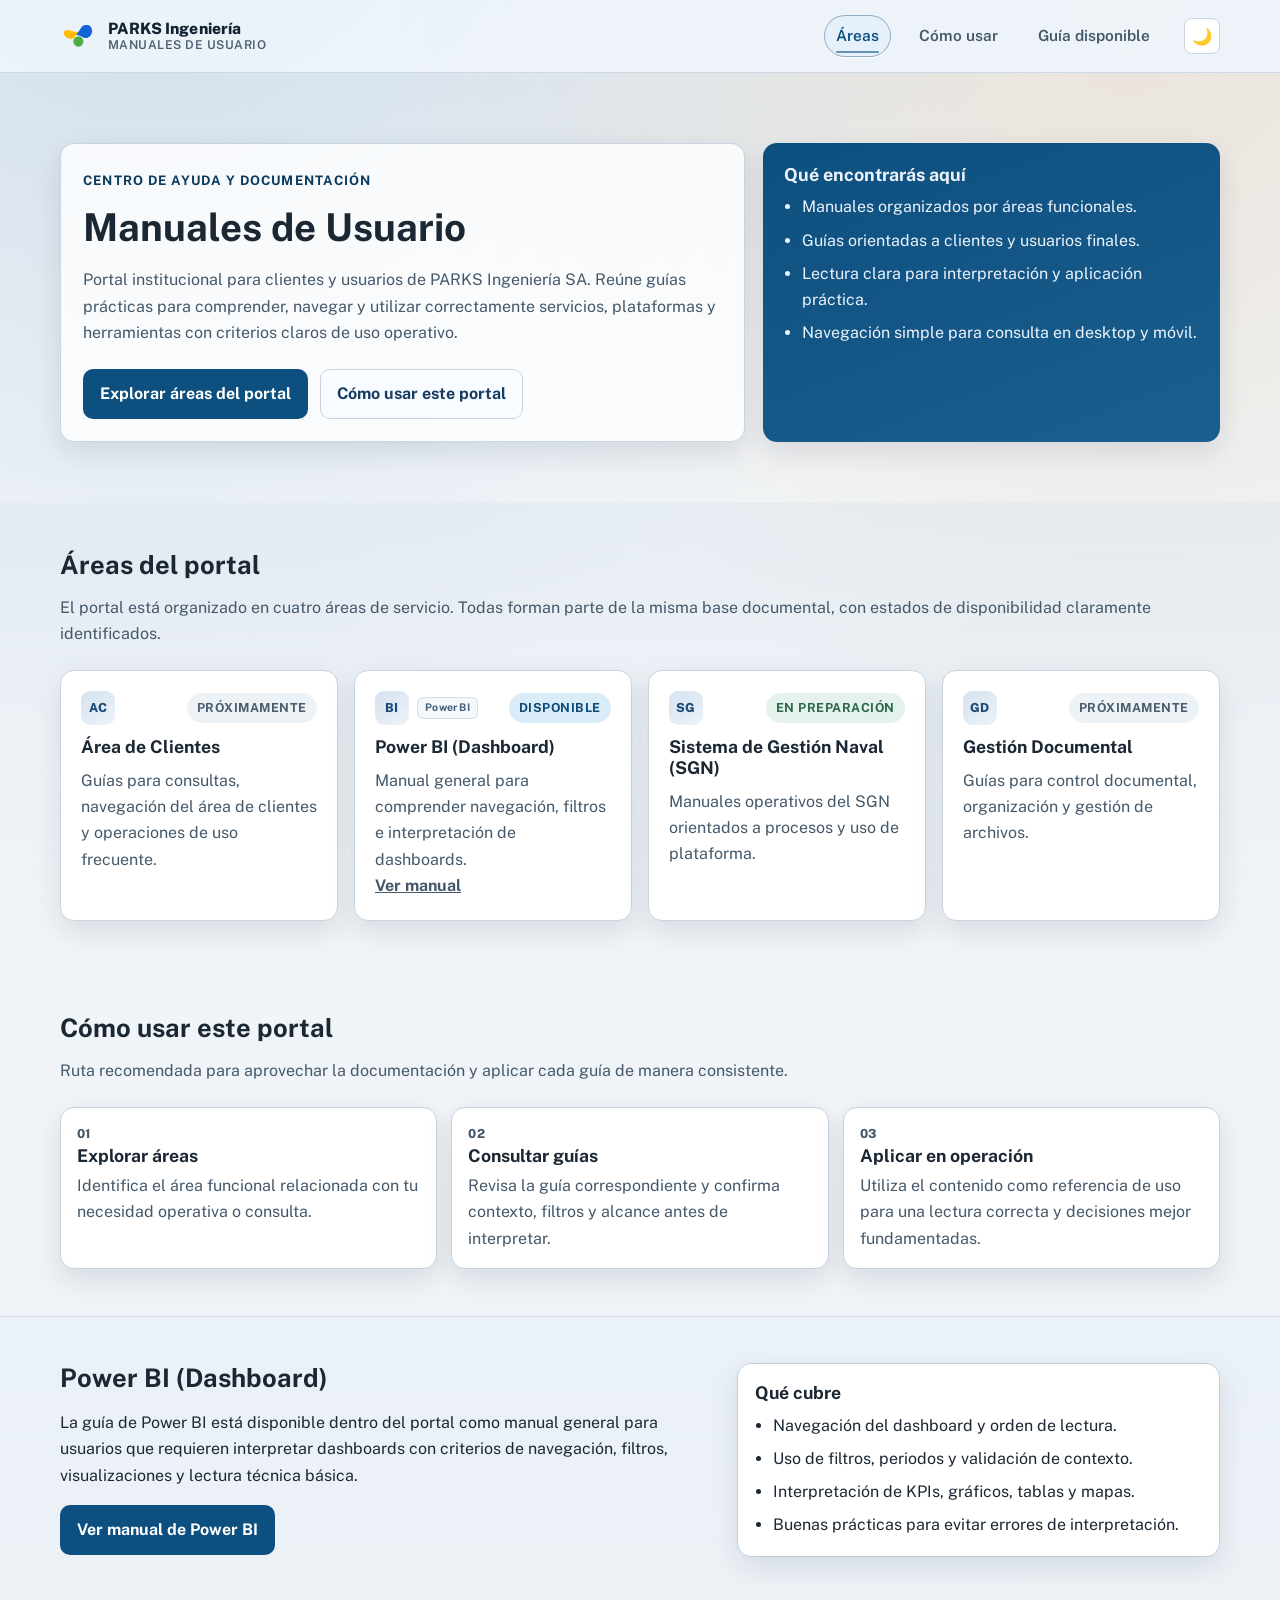
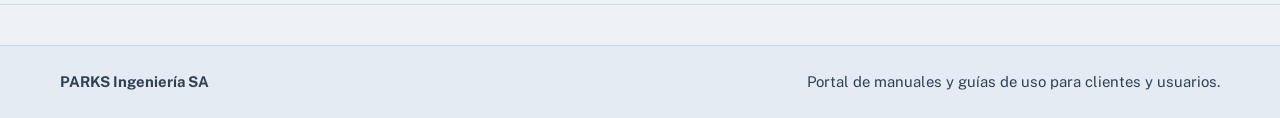
<file: index.html>
<!doctype html>
<html lang="es">
<head>
  <meta charset="utf-8">
  <meta name="viewport" content="width=device-width, initial-scale=1">
  <title>PARKS Ingeniería | Manuales de Usuario</title>
  <meta name="description" content="Portal de manuales y guías de uso de PARKS Ingeniería SA para clientes y usuarios.">
  <script>
    (function () {
      try {
        var key = "parks-theme";
        var saved = localStorage.getItem(key);
        var theme = (saved === "dark" || saved === "light") ? saved : "light";
        document.documentElement.setAttribute("data-theme", theme);
      } catch (_error) {}
    })();
  </script>
  <link rel="icon" type="image/png" href="assets/branding/logo-parks.png">
  <link rel="apple-touch-icon" href="assets/branding/logo-parks.png">
  <link rel="preconnect" href="https://fonts.googleapis.com">
  <link rel="preconnect" href="https://fonts.gstatic.com" crossorigin>
  <link href="https://fonts.googleapis.com/css2?family=Public+Sans:wght@400;500;600;700;800&display=swap" rel="stylesheet">
  <link rel="stylesheet" href="styles.css">
</head>
<body>
  <a class="skip-link" href="#contenido">Saltar al contenido principal</a>

  <header class="site-header" id="inicio">
    <div class="container header-inner">
      <a class="brand" href="index.html" aria-label="Ir al inicio del portal">
        <span class="brand-visual" aria-hidden="true">
          <span class="brand-mark">PK</span>
          <img class="brand-logo" src="assets/branding/logo-parks.png" alt="" loading="eager" onload="this.style.display='block'; this.previousElementSibling.style.display='none';" onerror="this.style.display='none'; this.previousElementSibling.style.display='inline-grid';">
        </span>
        <span class="brand-text">
          <span class="brand-title">PARKS Ingeniería</span>
          <span class="brand-subtitle">Manuales de Usuario</span>
        </span>
      </a>
      <button class="menu-toggle" type="button" aria-expanded="false" aria-controls="main-nav" data-menu-toggle>
        Menú
      </button>
      <nav class="main-nav" id="main-nav" aria-label="Navegación principal" data-main-nav>
        <a href="#areas">Áreas</a>
        <a href="#uso-portal">Cómo usar</a>
        <a href="#guia-disponible">Guía disponible</a>
      </nav>
      <button class="theme-toggle" type="button" aria-pressed="false" data-theme-toggle aria-label="Activar modo oscuro" title="Cambiar tema">
        🌙
      </button>
    </div>
  </header>

  <main id="contenido">
    <section class="hero hero-institutional">
      <div class="container hero-layout">
        <div class="hero-main">
          <p class="eyebrow">Centro de ayuda y documentación</p>
          <h1>Manuales de Usuario</h1>
          <p class="hero-text">
            Portal institucional para clientes y usuarios de PARKS Ingeniería SA. Reúne guías prácticas para comprender,
            navegar y utilizar correctamente servicios, plataformas y herramientas con criterios claros de uso operativo.
          </p>
          <div class="hero-actions">
            <a class="btn btn-primary" href="#areas">Explorar áreas del portal</a>
            <a class="btn btn-ghost" href="#uso-portal">Cómo usar este portal</a>
          </div>
        </div>
        <aside class="hero-panel" aria-label="Qué encontrarás aquí">
          <h2>Qué encontrarás aquí</h2>
          <ul class="bullet-list">
            <li>Manuales organizados por áreas funcionales.</li>
            <li>Guías orientadas a clientes y usuarios finales.</li>
            <li>Lectura clara para interpretación y aplicación práctica.</li>
            <li>Navegación simple para consulta en desktop y móvil.</li>
          </ul>
        </aside>
      </div>
    </section>

    <section class="section section-alt" id="areas">
      <div class="container">
        <div class="section-heading">
          <h2>Áreas del portal</h2>
          <p>
            El portal está organizado en cuatro áreas de servicio. Todas forman parte de la misma base documental,
            con estados de disponibilidad claramente identificados.
          </p>
        </div>

        <div class="card-grid">
          <article class="feature-card" aria-labelledby="area-clientes">
            <div class="card-top">
              <span class="area-symbol" aria-hidden="true">AC</span>
              <span class="card-status status-soon">Próximamente</span>
            </div>
            <h3 id="area-clientes">Área de Clientes</h3>
            <p>
              Guías para consultas, navegación del área de clientes y operaciones de uso frecuente.
            </p>
          </article>

          <article class="feature-card feature-card--interactive" aria-labelledby="area-powerbi">
            <div class="card-top">
              <div class="card-top-brand">
                <span class="area-symbol" aria-hidden="true">BI</span>
                <span class="powerbi-card-logo-shell">
                  <img class="powerbi-card-logo" src="assets/branding/logo-power-bi.png" alt="Logo de Power BI" loading="lazy" onload="this.style.display='block'; this.nextElementSibling.style.display='none';" onerror="this.style.display='none'; this.nextElementSibling.style.display='inline-grid';">
                  <span class="powerbi-card-logo-fallback" aria-hidden="true">Power BI</span>
                </span>
              </div>
              <span class="card-status status-available">Disponible</span>
            </div>
            <h3 id="area-powerbi">Power BI (Dashboard)</h3>
            <p>
              Manual general para comprender navegación, filtros e interpretación de dashboards.
            </p>
            <p class="card-link card-link--label" aria-hidden="true">Ver manual</p>
            <a class="feature-card-overlay-link" href="power-bi.html" aria-label="Abrir manual de Power BI"></a>
          </article>

          <article class="feature-card" aria-labelledby="area-sgn">
            <div class="card-top">
              <span class="area-symbol" aria-hidden="true">SG</span>
              <span class="card-status status-prep">En preparación</span>
            </div>
            <h3 id="area-sgn">Sistema de Gestión Naval (SGN)</h3>
            <p>
              Manuales operativos del SGN orientados a procesos y uso de plataforma.
            </p>
          </article>

          <article class="feature-card" aria-labelledby="area-documental">
            <div class="card-top">
              <span class="area-symbol" aria-hidden="true">GD</span>
              <span class="card-status status-soon">Próximamente</span>
            </div>
            <h3 id="area-documental">Gestión Documental</h3>
            <p>
              Guías para control documental, organización y gestión de archivos.
            </p>
          </article>
        </div>
      </div>
    </section>

    <section class="section" id="uso-portal">
      <div class="container">
        <div class="section-heading">
          <h2>Cómo usar este portal</h2>
          <p>
            Ruta recomendada para aprovechar la documentación y aplicar cada guía de manera consistente.
          </p>
        </div>

        <div class="usage-grid">
          <article class="usage-card">
            <p class="usage-step">01</p>
            <h3>Explorar áreas</h3>
            <p>Identifica el área funcional relacionada con tu necesidad operativa o consulta.</p>
          </article>
          <article class="usage-card">
            <p class="usage-step">02</p>
            <h3>Consultar guías</h3>
            <p>Revisa la guía correspondiente y confirma contexto, filtros y alcance antes de interpretar.</p>
          </article>
          <article class="usage-card">
            <p class="usage-step">03</p>
            <h3>Aplicar en operación</h3>
            <p>Utiliza el contenido como referencia de uso para una lectura correcta y decisiones mejor fundamentadas.</p>
          </article>
        </div>
      </div>
    </section>

    <section class="section section-soft" id="guia-disponible">
      <div class="container guide-layout">
        <div>
          <h2>Power BI (Dashboard)</h2>
          <p>
            La guía de Power BI está disponible dentro del portal como manual general para usuarios que requieren
            interpretar dashboards con criterios de navegación, filtros, visualizaciones y lectura técnica básica.
          </p>
          <a class="btn btn-primary" href="power-bi.html">Ver manual de Power BI</a>
        </div>
        <aside class="guide-panel" aria-label="Cobertura de la guía Power BI">
          <h3>Qué cubre</h3>
          <ul class="guide-list">
            <li>Navegación del dashboard y orden de lectura.</li>
            <li>Uso de filtros, periodos y validación de contexto.</li>
            <li>Interpretación de KPIs, gráficos, tablas y mapas.</li>
            <li>Buenas prácticas para evitar errores de interpretación.</li>
          </ul>
        </aside>
      </div>
    </section>
  </main>

  <footer class="site-footer">
    <div class="container footer-inner">
      <p>PARKS Ingeniería SA</p>
      <p>Portal de manuales y guías de uso para clientes y usuarios.</p>
    </div>
  </footer>

  <button class="back-to-top" type="button" aria-label="Volver arriba" data-back-top>
    ↑
  </button>

  <script src="app.js"></script>
</body>
</html>
</file>
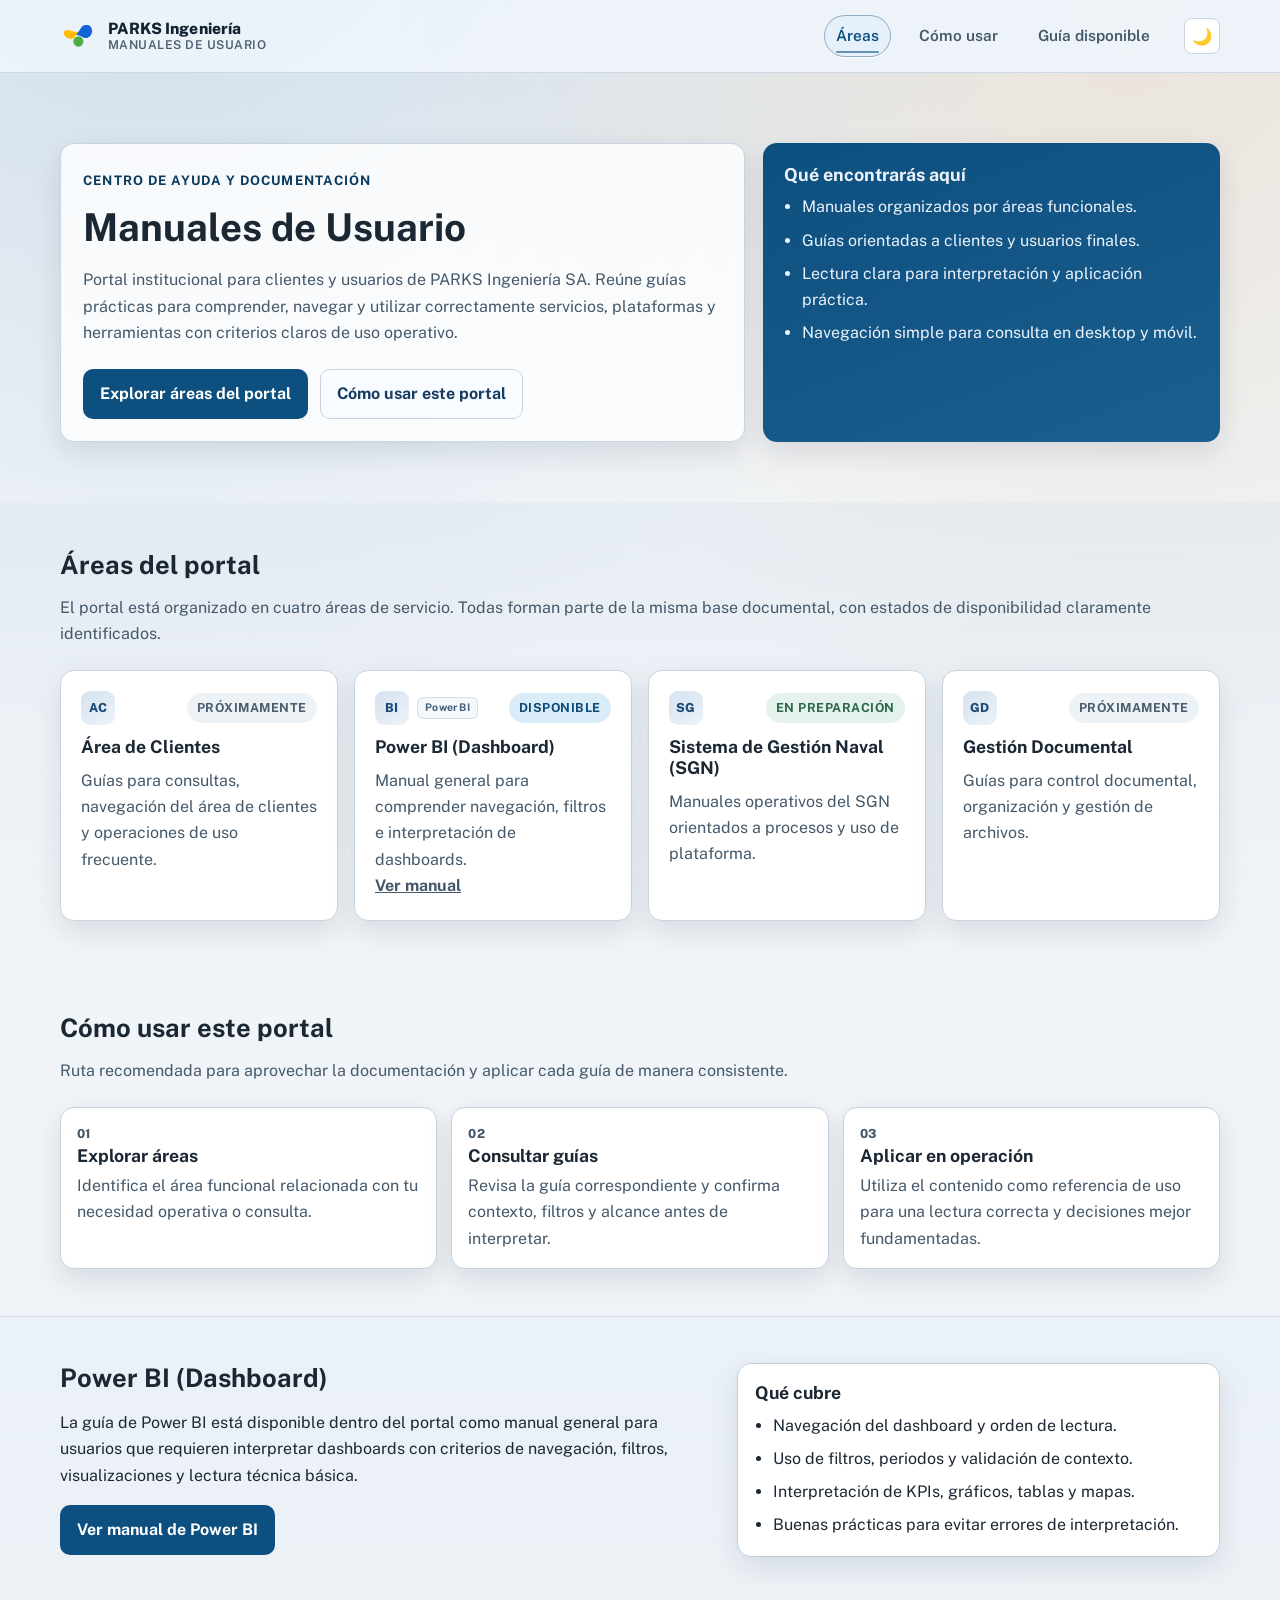
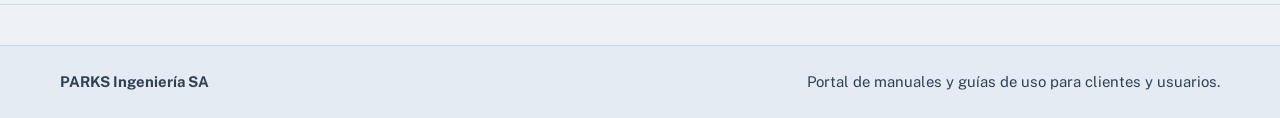
<file: experimental/index.html>
<!doctype html>
<html lang="es">
<head>
  <meta charset="utf-8">
  <meta name="viewport" content="width=device-width, initial-scale=1">
  <title>PARKS Ingeniería | Manuales de Usuario</title>
  <meta name="description" content="Portal de manuales y guías de uso de PARKS Ingeniería SA para clientes y usuarios.">
  <script>
    (function () {
      try {
        var key = "parks-theme";
        var saved = localStorage.getItem(key);
        var systemDark = window.matchMedia && window.matchMedia("(prefers-color-scheme: dark)").matches;
        var theme = saved || (systemDark ? "dark" : "light");
        document.documentElement.setAttribute("data-theme", theme);
      } catch (_error) {}
    })();
  </script>
  <link rel="icon" type="image/png" href="../assets/branding/logo-parks.png">
  <link rel="apple-touch-icon" href="../assets/branding/logo-parks.png">
  <link rel="preconnect" href="https://fonts.googleapis.com">
  <link rel="preconnect" href="https://fonts.gstatic.com" crossorigin>
  <link href="https://fonts.googleapis.com/css2?family=Public+Sans:wght@400;500;600;700;800&display=swap" rel="stylesheet">
  <link rel="stylesheet" href="styles.css">
</head>
<body>
  <a class="skip-link" href="#contenido">Saltar al contenido principal</a>

  <header class="site-header" id="inicio">
    <div class="container header-inner">
      <a class="brand" href="index.html" aria-label="Ir al inicio del portal">
        <span class="brand-visual" aria-hidden="true">
          <span class="brand-mark">PK</span>
          <img class="brand-logo" src="../assets/branding/logo-parks.png" alt="" loading="eager" onload="this.style.display='block'; this.previousElementSibling.style.display='none';" onerror="this.style.display='none'; this.previousElementSibling.style.display='inline-grid';">
        </span>
        <span class="brand-text">
          <span class="brand-title">PARKS Ingeniería</span>
          <span class="brand-subtitle">Manuales de Usuario</span>
        </span>
      </a>
      <button class="menu-toggle" type="button" aria-expanded="false" aria-controls="main-nav" data-menu-toggle>
        Menú
      </button>
      <nav class="main-nav" id="main-nav" aria-label="Navegación principal" data-main-nav>
        <a href="#areas">Áreas</a>
        <a href="#uso-portal">Cómo usar</a>
        <a href="#guia-disponible">Guía disponible</a>
      </nav>
      <button class="theme-toggle" type="button" aria-pressed="false" data-theme-toggle aria-label="Activar modo oscuro" title="Cambiar tema">
        🌙
      </button>
    </div>
  </header>

  <main id="contenido">
    <section class="hero hero-institutional">
      <div class="container hero-layout">
        <div class="hero-main">
          <p class="eyebrow">Centro de ayuda y documentación</p>
          <h1>Manuales de Usuario</h1>
          <p class="hero-text">
            Portal institucional para clientes y usuarios de PARKS Ingeniería SA. Reúne guías prácticas para comprender,
            navegar y utilizar correctamente servicios, plataformas y herramientas con criterios claros de uso operativo.
          </p>
          <div class="hero-actions">
            <a class="btn btn-primary" href="#areas">Explorar áreas del portal</a>
            <a class="btn btn-ghost" href="#uso-portal">Cómo usar este portal</a>
          </div>
        </div>
        <aside class="hero-panel" aria-label="Qué encontrarás aquí">
          <h2>Qué encontrarás aquí</h2>
          <ul class="bullet-list">
            <li>Manuales organizados por áreas funcionales.</li>
            <li>Guías orientadas a clientes y usuarios finales.</li>
            <li>Lectura clara para interpretación y aplicación práctica.</li>
            <li>Navegación simple para consulta en desktop y móvil.</li>
          </ul>
        </aside>
      </div>
    </section>

    <section class="section section-alt" id="areas">
      <div class="container">
        <div class="section-heading">
          <h2>Áreas del portal</h2>
          <p>
            El portal está organizado en cuatro áreas de servicio. Todas forman parte de la misma base documental,
            con estados de disponibilidad claramente identificados.
          </p>
        </div>

        <div class="card-grid">
          <article class="feature-card" aria-labelledby="area-clientes">
            <div class="card-top">
              <span class="area-symbol" aria-hidden="true">AC</span>
              <span class="card-status status-soon">Próximamente</span>
            </div>
            <h3 id="area-clientes">Área de Clientes</h3>
            <p>
              Guías para consultas, navegación del área de clientes y operaciones de uso frecuente.
            </p>
          </article>

          <article class="feature-card feature-card--interactive" aria-labelledby="area-powerbi">
            <div class="card-top">
              <div class="card-top-brand">
                <span class="area-symbol" aria-hidden="true">BI</span>
                <span class="powerbi-card-logo-shell">
                  <img class="powerbi-card-logo" src="../assets/branding/logo-power-bi.png" alt="Logo de Power BI" loading="lazy" onload="this.style.display='block'; this.nextElementSibling.style.display='none';" onerror="this.style.display='none'; this.nextElementSibling.style.display='inline-grid';">
                  <span class="powerbi-card-logo-fallback" aria-hidden="true">Power BI</span>
                </span>
              </div>
              <span class="card-status status-available">Disponible</span>
            </div>
            <h3 id="area-powerbi">Power BI (Dashboard)</h3>
            <p>
              Manual general para comprender navegación, filtros e interpretación de dashboards.
            </p>
            <p class="card-link card-link--label" aria-hidden="true">Ver manual</p>
            <a class="feature-card-overlay-link" href="power-bi.html" aria-label="Abrir manual de Power BI"></a>
          </article>

          <article class="feature-card" aria-labelledby="area-sgn">
            <div class="card-top">
              <span class="area-symbol" aria-hidden="true">SG</span>
              <span class="card-status status-prep">En preparación</span>
            </div>
            <h3 id="area-sgn">Sistema de Gestión Naval (SGN)</h3>
            <p>
              Manuales operativos del SGN orientados a procesos y uso de plataforma.
            </p>
          </article>

          <article class="feature-card" aria-labelledby="area-documental">
            <div class="card-top">
              <span class="area-symbol" aria-hidden="true">GD</span>
              <span class="card-status status-soon">Próximamente</span>
            </div>
            <h3 id="area-documental">Gestión Documental</h3>
            <p>
              Guías para control documental, organización y gestión de archivos.
            </p>
          </article>
        </div>
      </div>
    </section>

    <section class="section" id="uso-portal">
      <div class="container">
        <div class="section-heading">
          <h2>Cómo usar este portal</h2>
          <p>
            Ruta recomendada para aprovechar la documentación y aplicar cada guía de manera consistente.
          </p>
        </div>

        <div class="usage-grid">
          <article class="usage-card">
            <p class="usage-step">01</p>
            <h3>Explorar áreas</h3>
            <p>Identifica el área funcional relacionada con tu necesidad operativa o consulta.</p>
          </article>
          <article class="usage-card">
            <p class="usage-step">02</p>
            <h3>Consultar guías</h3>
            <p>Revisa la guía correspondiente y confirma contexto, filtros y alcance antes de interpretar.</p>
          </article>
          <article class="usage-card">
            <p class="usage-step">03</p>
            <h3>Aplicar en operación</h3>
            <p>Utiliza el contenido como referencia de uso para una lectura correcta y decisiones mejor fundamentadas.</p>
          </article>
        </div>
      </div>
    </section>

    <section class="section section-soft" id="guia-disponible">
      <div class="container guide-layout">
        <div>
          <h2>Power BI (Dashboard)</h2>
          <p>
            La guía de Power BI está disponible dentro del portal como manual general para usuarios que requieren
            interpretar dashboards con criterios de navegación, filtros, visualizaciones y lectura técnica básica.
          </p>
          <a class="btn btn-primary" href="power-bi.html">Ver manual de Power BI</a>
        </div>
        <aside class="guide-panel" aria-label="Cobertura de la guía Power BI">
          <h3>Qué cubre</h3>
          <ul class="guide-list">
            <li>Navegación del dashboard y orden de lectura.</li>
            <li>Uso de filtros, periodos y validación de contexto.</li>
            <li>Interpretación de KPIs, gráficos, tablas y mapas.</li>
            <li>Buenas prácticas para evitar errores de interpretación.</li>
          </ul>
        </aside>
      </div>
    </section>
  </main>

  <footer class="site-footer">
    <div class="container footer-inner">
      <p>PARKS Ingeniería SA</p>
      <p>Portal de manuales y guías de uso para clientes y usuarios.</p>
    </div>
  </footer>

  <button class="back-to-top" type="button" aria-label="Volver arriba" data-back-top>
    ↑
  </button>

  <script src="app.js"></script>
</body>
</html>
</file>
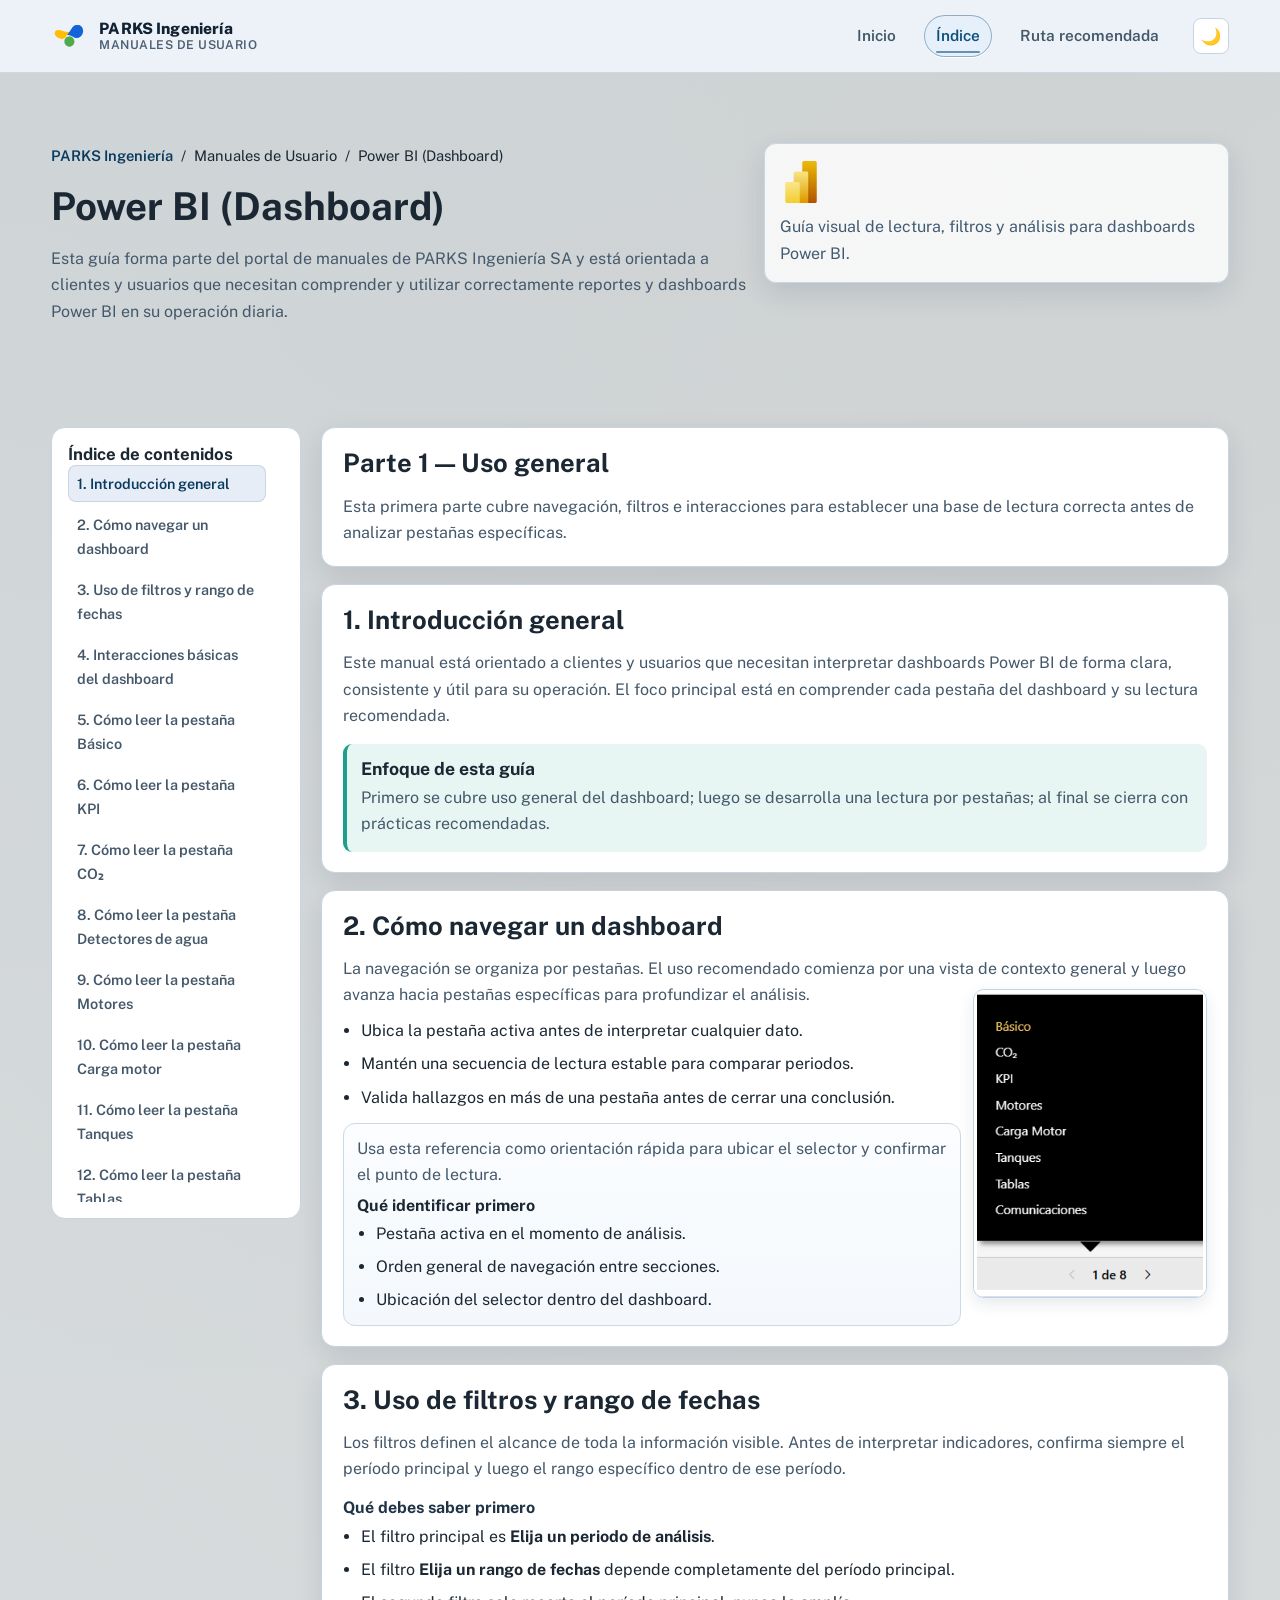
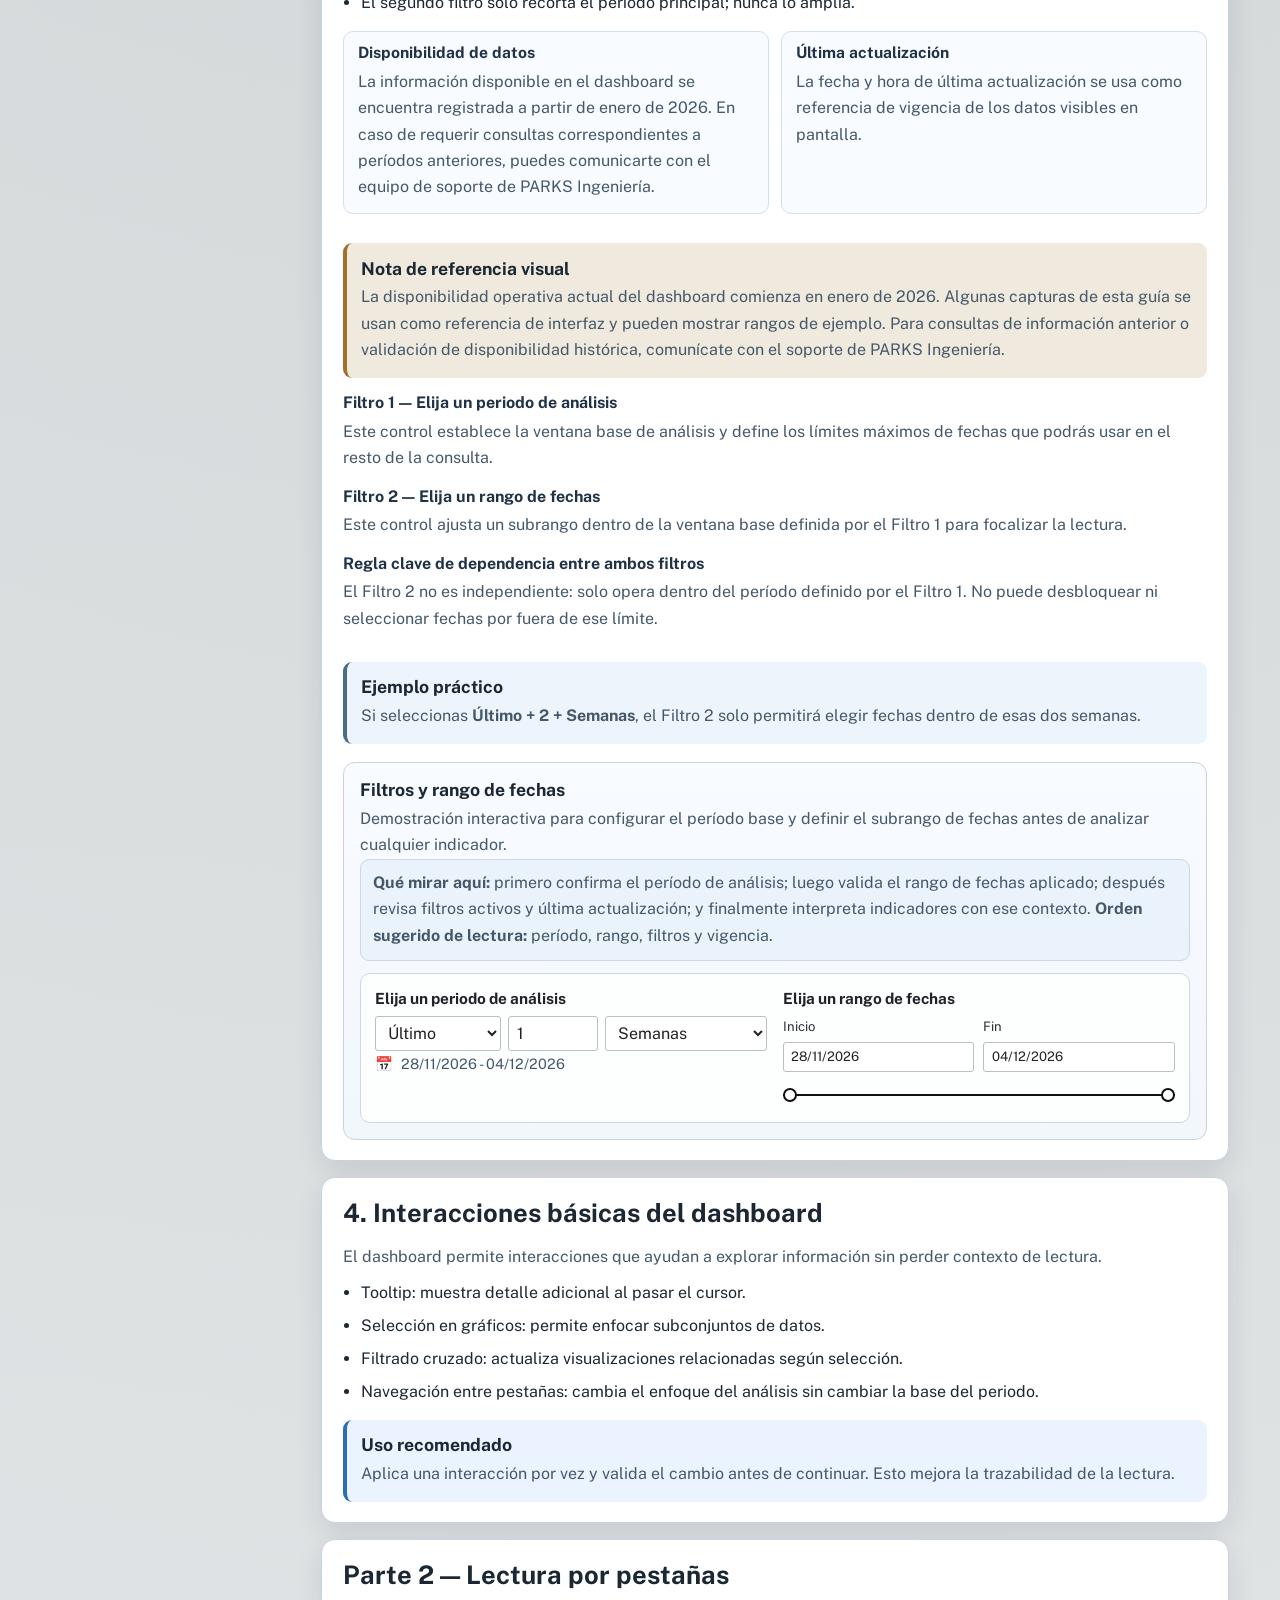
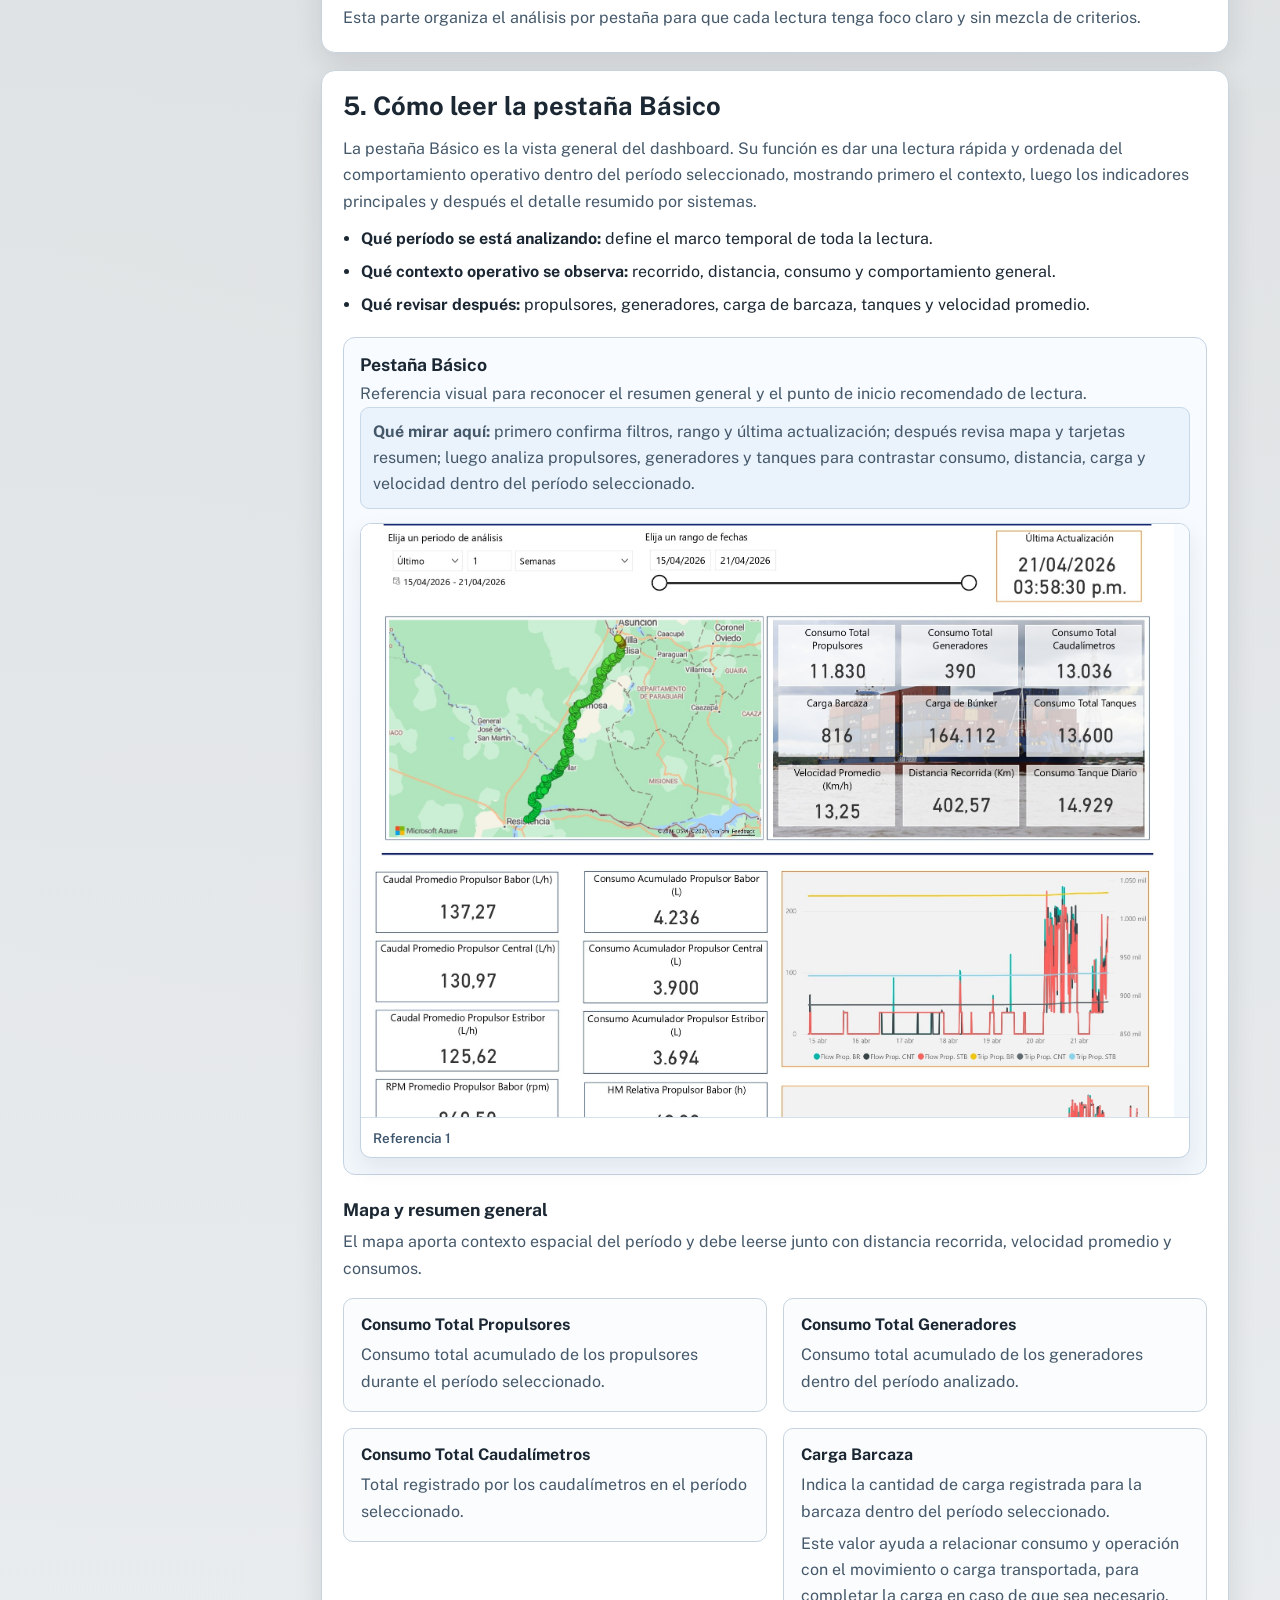
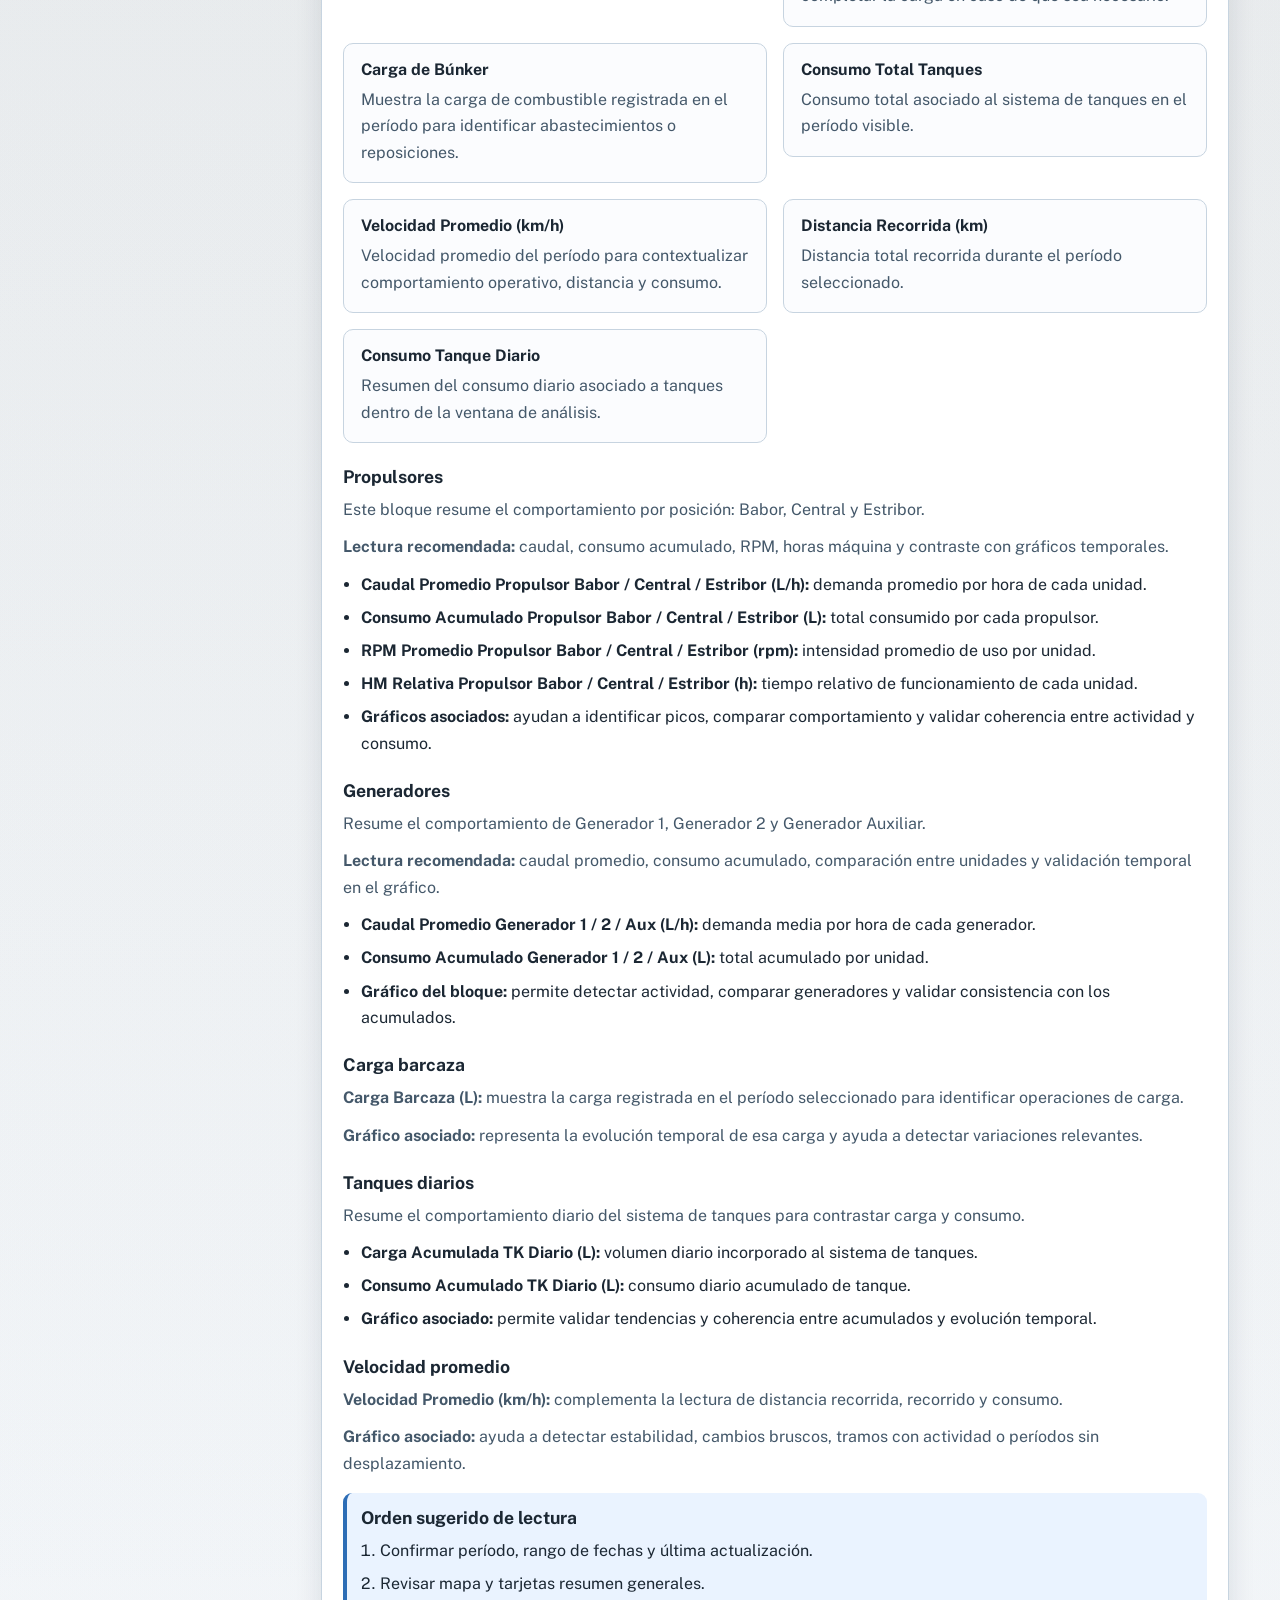
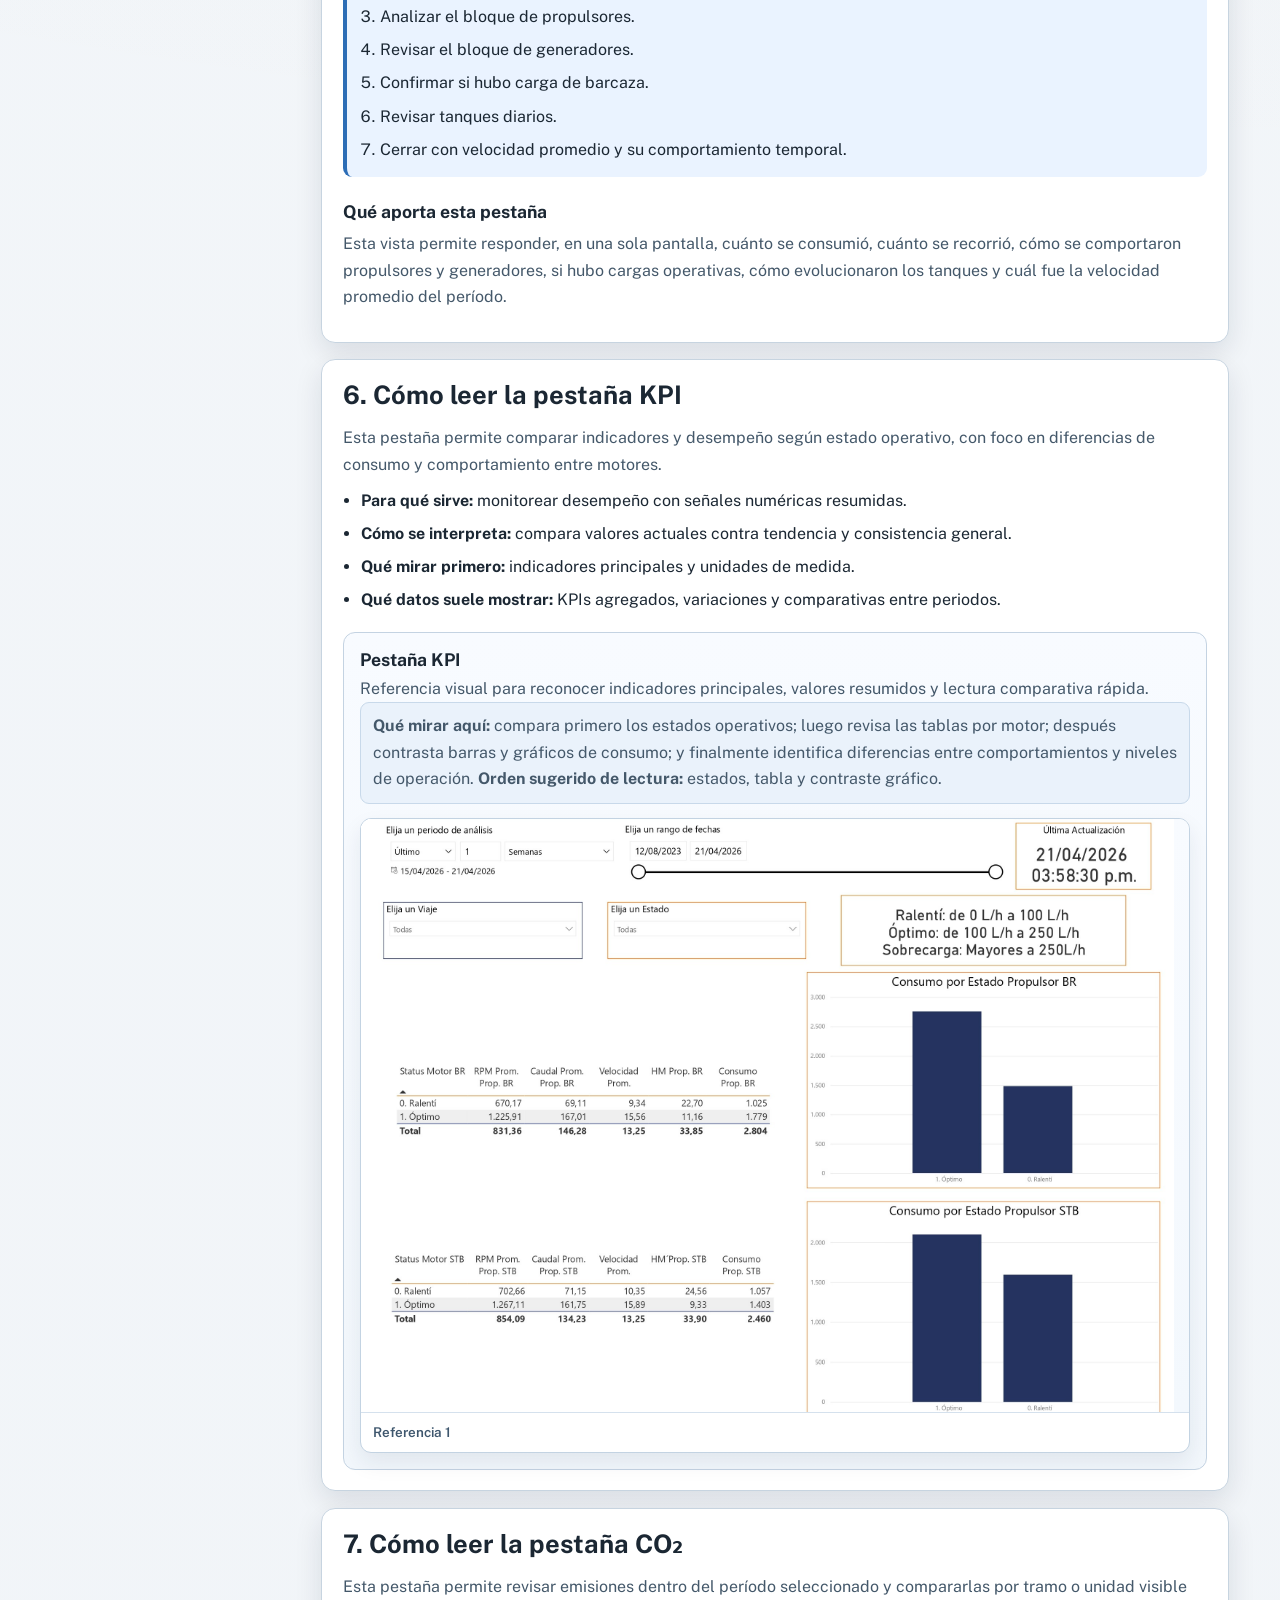
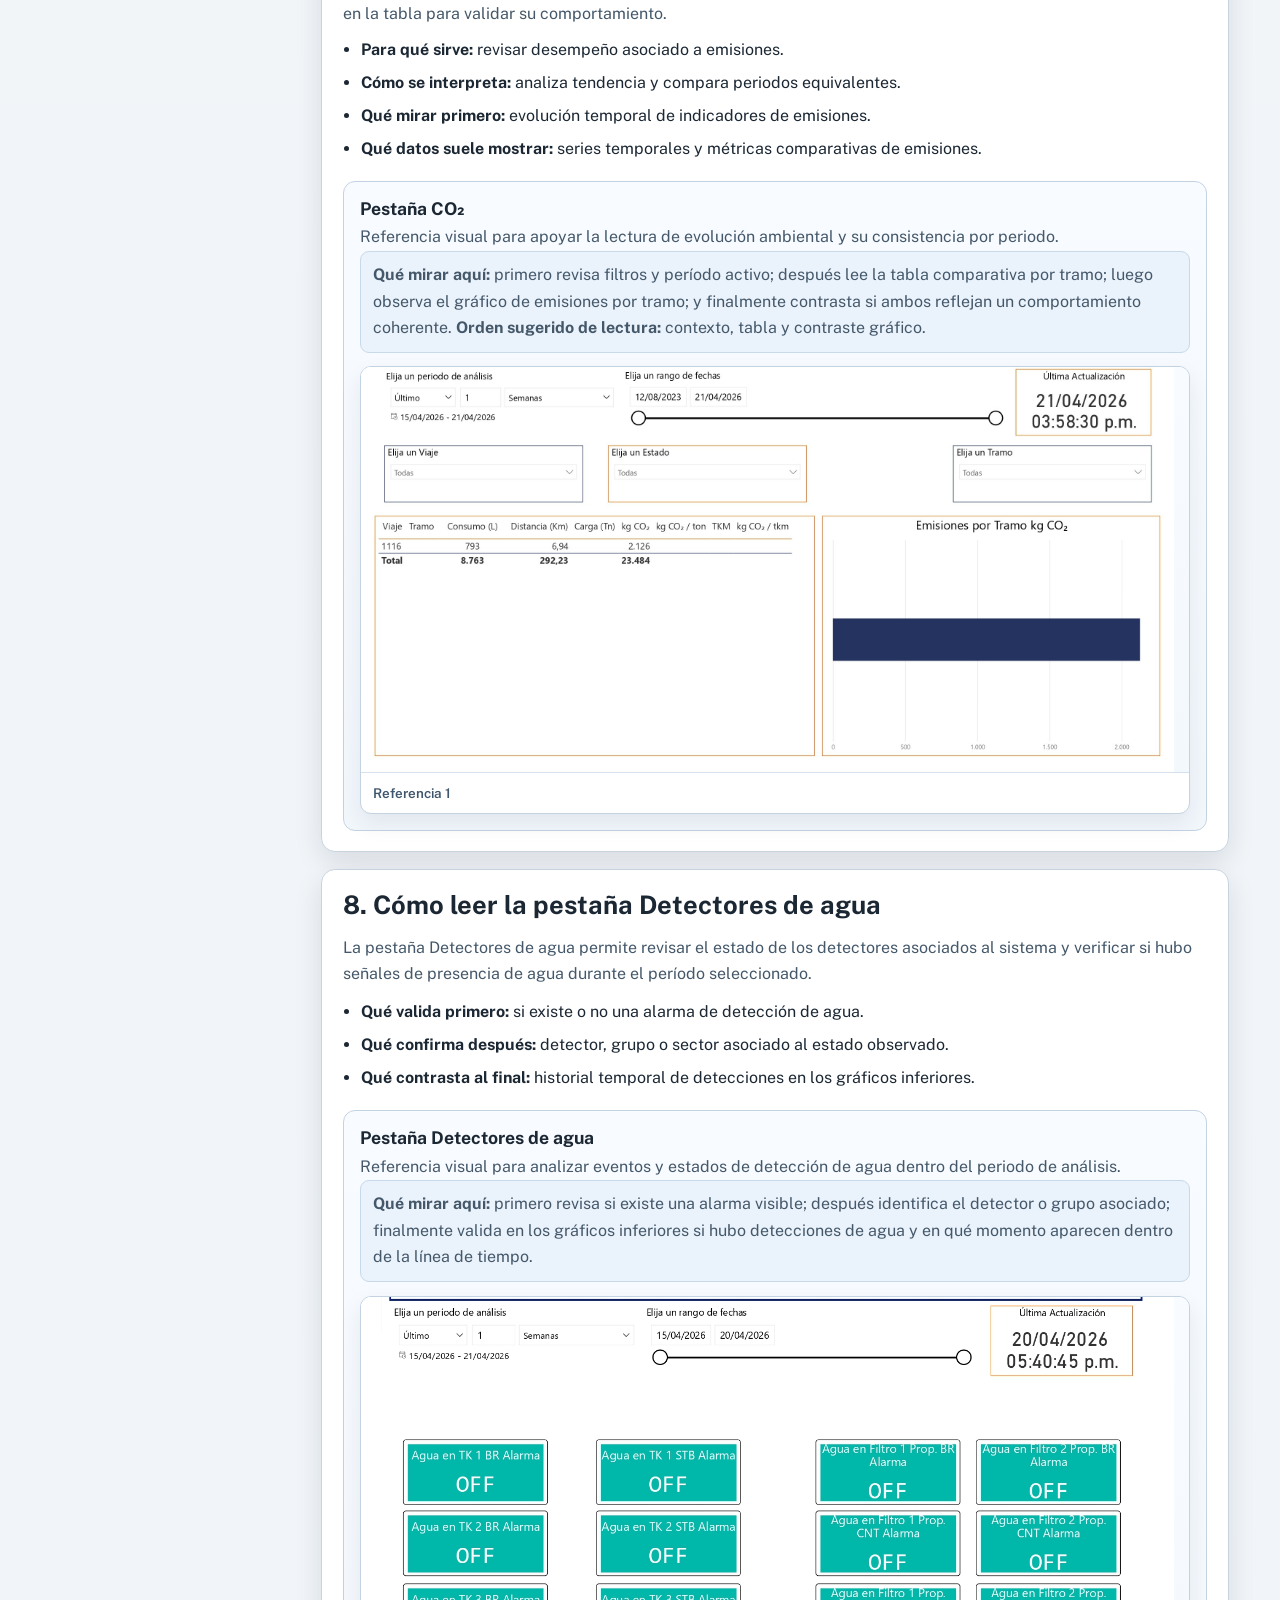
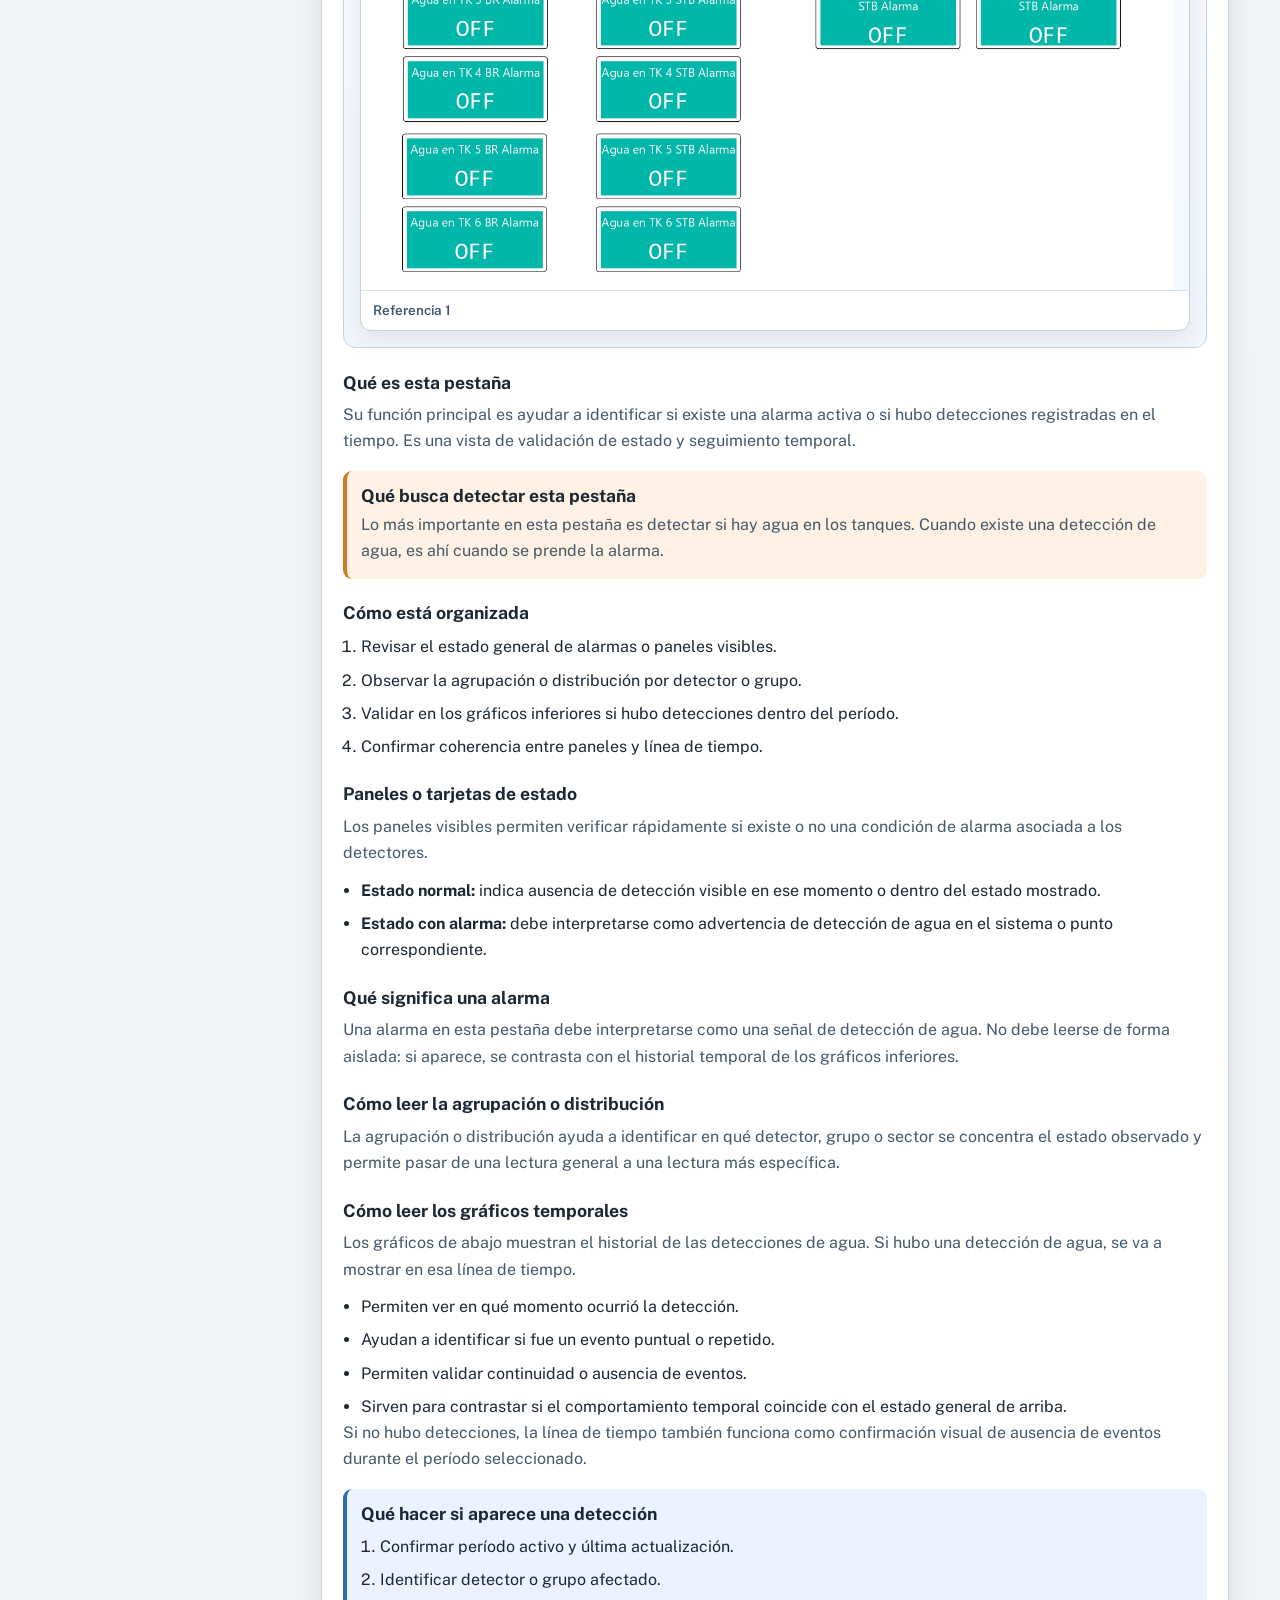
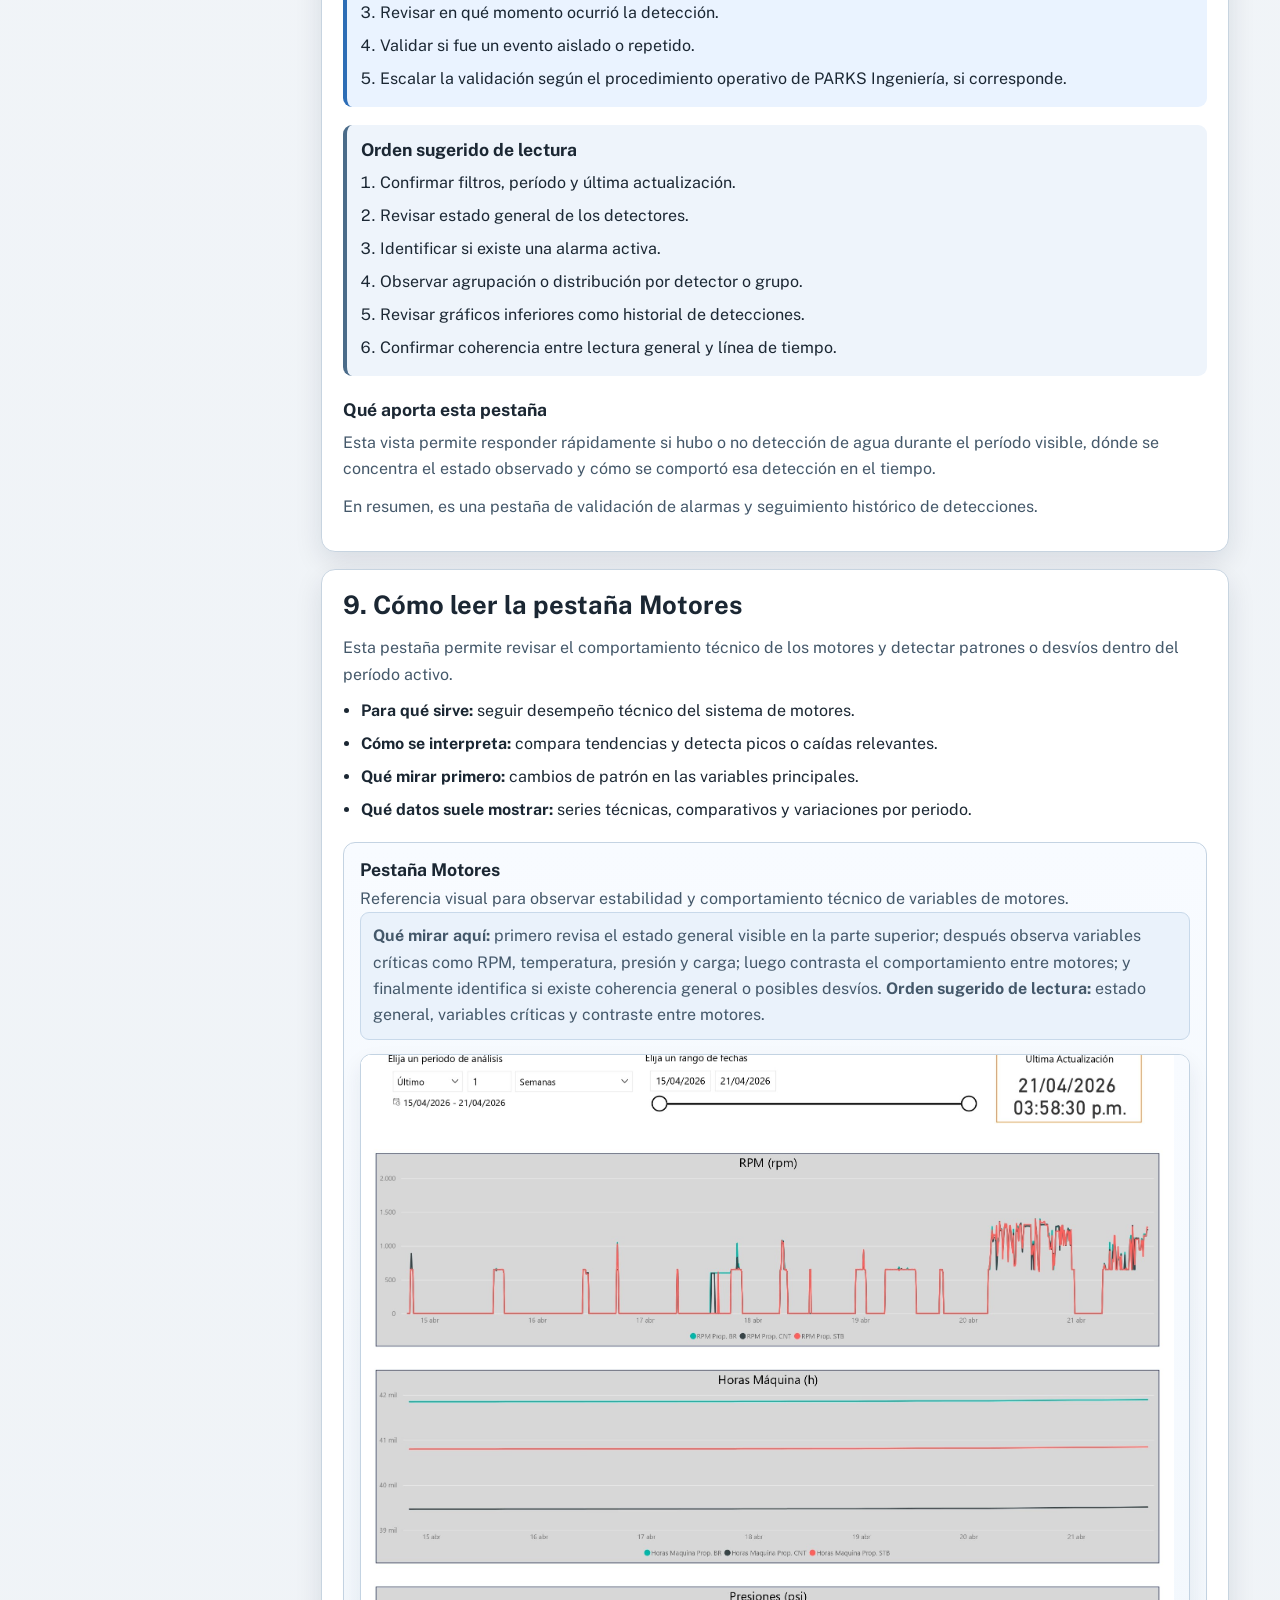
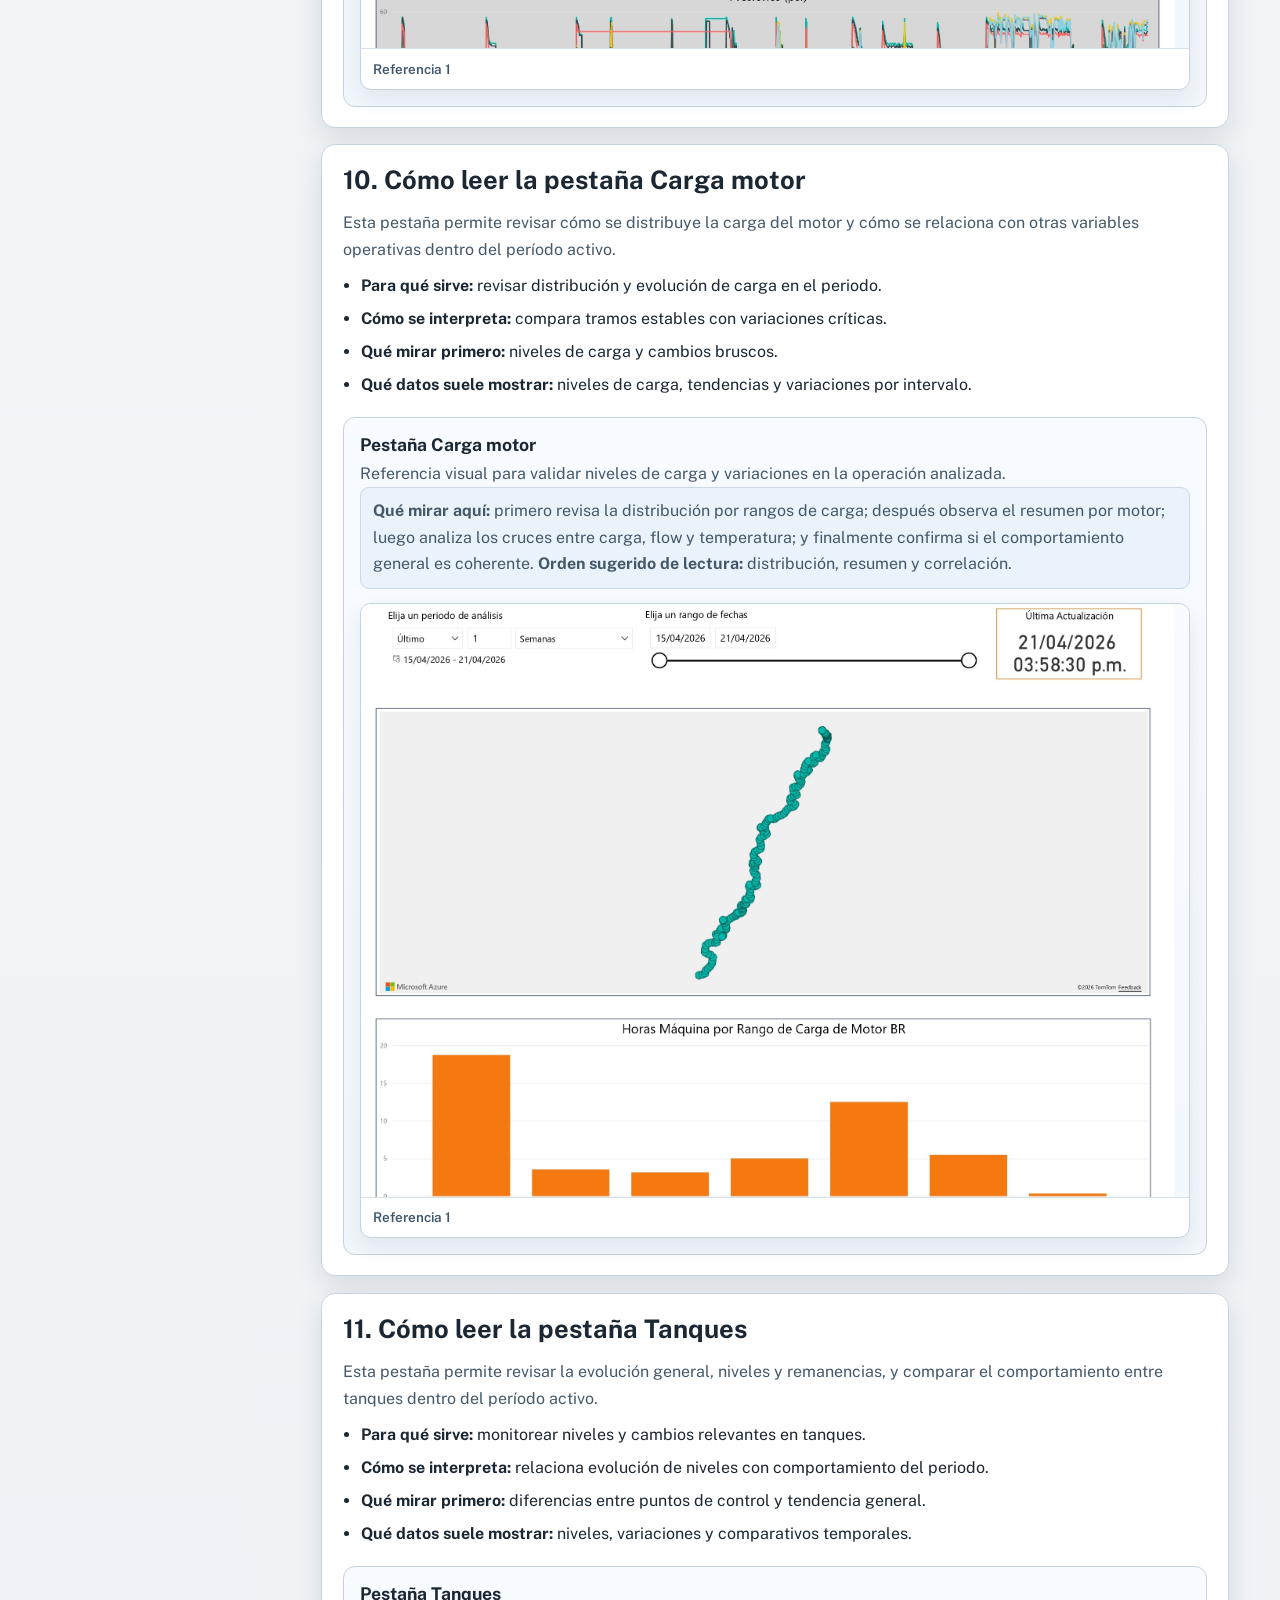
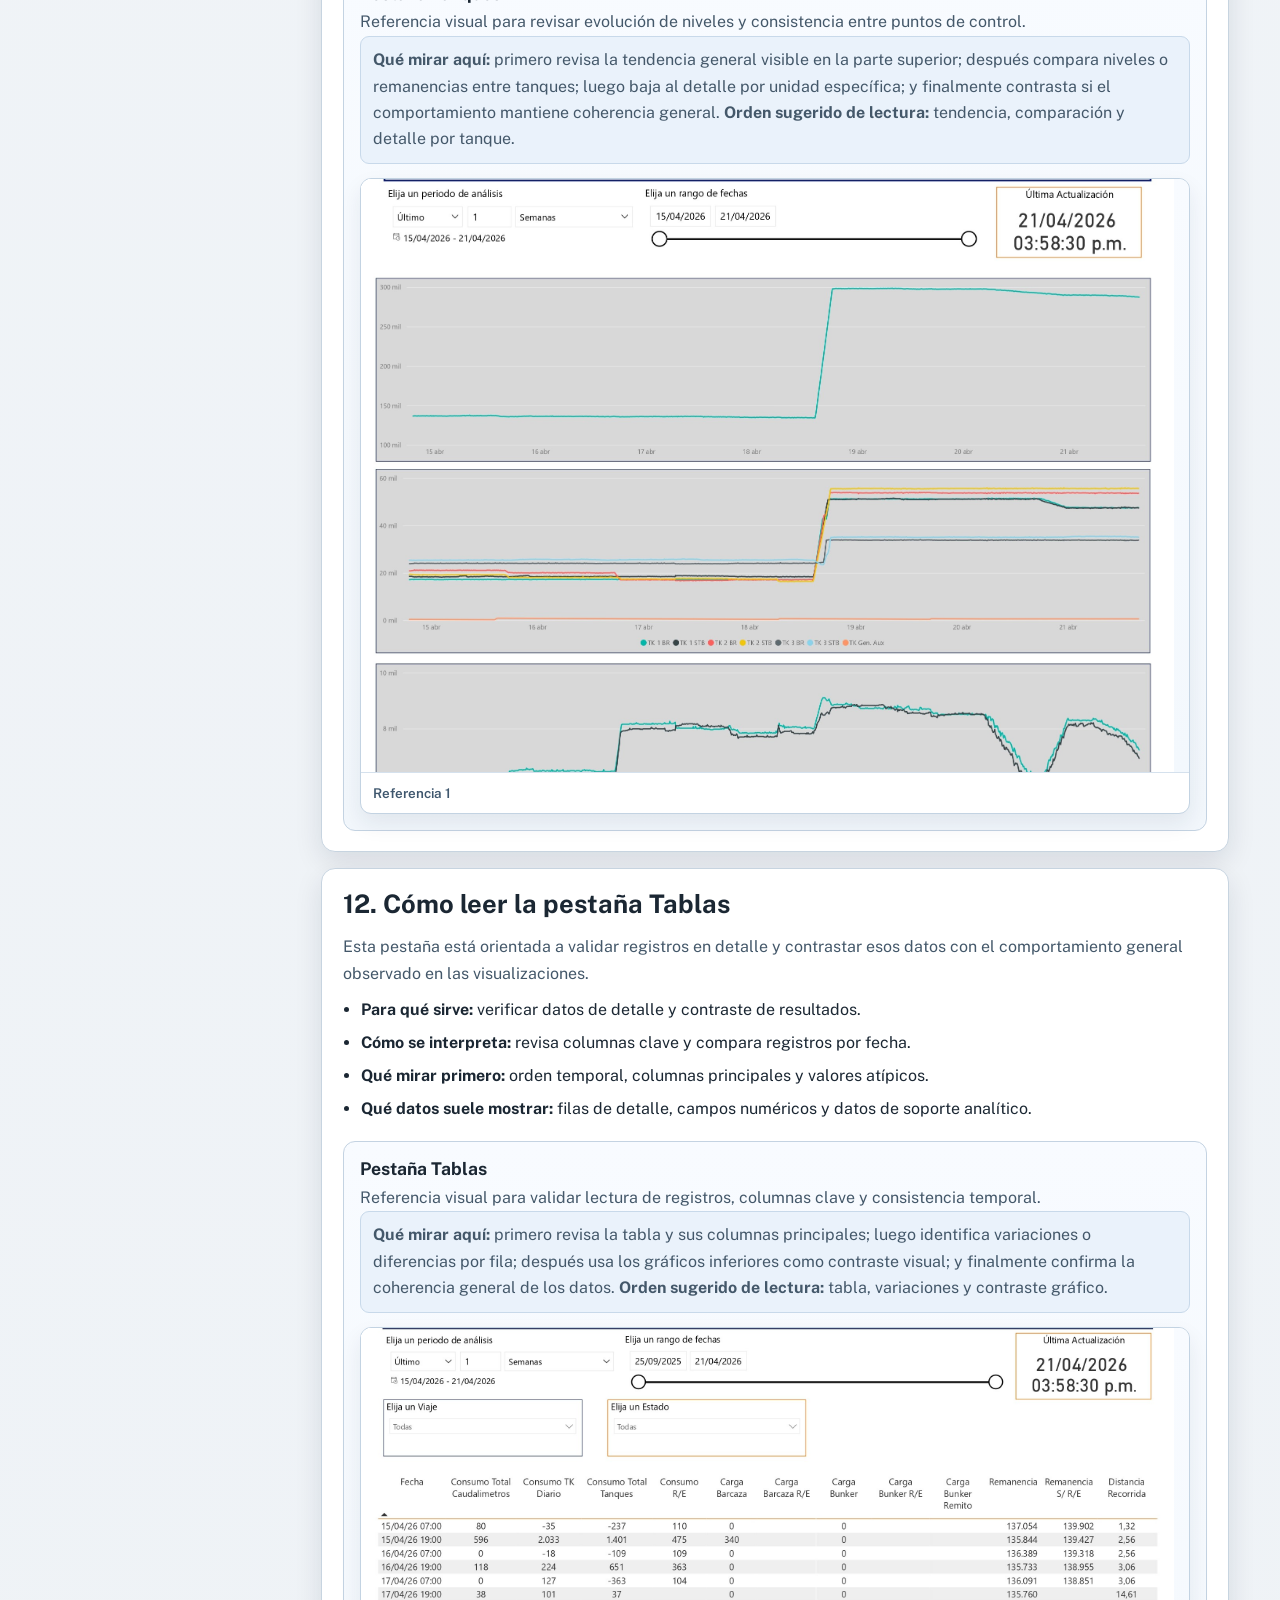
<file: power-bi.html>
<!doctype html>
<html lang="es">
<head>
  <meta charset="utf-8">
  <meta name="viewport" content="width=device-width, initial-scale=1">
  <title>Power BI (Dashboard) | PARKS Ingeniería</title>
  <meta name="description" content="Manual general de Power BI del portal de guías de PARKS Ingeniería SA.">
  <script>
    (function () {
      try {
        var key = "parks-theme";
        var saved = localStorage.getItem(key);
        var theme = (saved === "dark" || saved === "light") ? saved : "light";
        document.documentElement.setAttribute("data-theme", theme);
      } catch (_error) {}
    })();
  </script>
  <link rel="icon" type="image/png" href="assets/branding/logo-parks.png">
  <link rel="apple-touch-icon" href="assets/branding/logo-parks.png">
  <link rel="preconnect" href="https://fonts.googleapis.com">
  <link rel="preconnect" href="https://fonts.gstatic.com" crossorigin>
  <link href="https://fonts.googleapis.com/css2?family=Public+Sans:wght@400;500;600;700;800&display=swap" rel="stylesheet">
  <link rel="stylesheet" href="styles.css">
</head>
<body class="page-power-bi">
  <a class="skip-link" href="#contenido">Saltar al contenido principal</a>

  <header class="site-header" id="inicio">
    <div class="container header-inner">
      <a class="brand" href="index.html" aria-label="Ir al inicio del portal">
        <span class="brand-visual" aria-hidden="true">
          <span class="brand-mark">PK</span>
          <img class="brand-logo" src="assets/branding/logo-parks.png" alt="" loading="eager" onload="this.style.display='block'; this.previousElementSibling.style.display='none';" onerror="this.style.display='none'; this.previousElementSibling.style.display='inline-grid';">
        </span>
        <span class="brand-text">
          <span class="brand-title">PARKS Ingeniería</span>
          <span class="brand-subtitle">Manuales de Usuario</span>
        </span>
      </a>
      <button class="menu-toggle" type="button" aria-expanded="false" aria-controls="doc-sidebar" data-menu-toggle data-doc-drawer-toggle>
        Menú
      </button>
      <nav class="main-nav" id="main-nav" aria-label="Navegación principal" data-main-nav>
        <a href="index.html">Inicio</a>
        <a href="#indice">Índice</a>
        <a href="#ruta-recomendada">Ruta recomendada</a>
      </nav>
      <button class="theme-toggle" type="button" aria-pressed="false" data-theme-toggle aria-label="Activar modo oscuro" title="Cambiar tema">
        🌙
      </button>
    </div>
  </header>

  <main id="contenido">
    <section class="hero hero-doc">
      <div class="container hero-content hero-content--powerbi">
        <div>
          <nav class="breadcrumbs" aria-label="Migas de pan">
            <a href="index.html">PARKS Ingeniería</a>
            <span aria-hidden="true">/</span>
            <span>Manuales de Usuario</span>
            <span aria-hidden="true">/</span>
            <span>Power BI (Dashboard)</span>
          </nav>
          <h1>Power BI (Dashboard)</h1>
          <p class="hero-text">
            Esta guía forma parte del portal de manuales de PARKS Ingeniería SA y está orientada a clientes y usuarios que
            necesitan comprender y utilizar correctamente reportes y dashboards Power BI en su operación diaria.
          </p>
        </div>
        <aside class="powerbi-hero-brand" aria-label="Identidad visual de Power BI">
          <div class="powerbi-logo-shell">
            <img class="powerbi-logo" src="assets/branding/logo-power-bi.png" alt="Logo de Power BI" loading="eager" onload="this.style.display='block'; this.nextElementSibling.style.display='none';" onerror="this.style.display='none'; this.nextElementSibling.style.display='inline-grid';">
            <span class="powerbi-logo-fallback" aria-hidden="true">Power BI</span>
          </div>
          <p>Guía visual de lectura, filtros y análisis para dashboards Power BI.</p>
        </aside>
      </div>
    </section>

    <section class="section doc-layout" id="indice">
      <div class="container doc-grid">
        <aside class="doc-sidebar" id="doc-sidebar" aria-label="Índice interno" data-doc-sidebar>
          <div class="doc-sidebar-head">
            <h2>Índice de contenidos</h2>
            <button class="doc-drawer-close" type="button" aria-label="Cerrar índice" data-doc-drawer-close>✕</button>
          </div>
          <nav class="doc-nav" aria-label="Navegación por secciones" data-doc-nav>
            <a href="#introduccion">1. Introducción general</a>
            <a href="#navegacion">2. Cómo navegar un dashboard</a>
            <a href="#filtros">3. Uso de filtros y rango de fechas</a>
            <a href="#interacciones-basicas">4. Interacciones básicas del dashboard</a>
            <a href="#pestana-basico">5. Cómo leer la pestaña Básico</a>
            <a href="#pestana-kpi">6. Cómo leer la pestaña KPI</a>
            <a href="#pestana-co2">7. Cómo leer la pestaña CO₂</a>
            <a href="#pestana-detectores-agua">8. Cómo leer la pestaña Detectores de agua</a>
            <a href="#pestana-motores">9. Cómo leer la pestaña Motores</a>
            <a href="#pestana-carga-motor">10. Cómo leer la pestaña Carga motor</a>
            <a href="#pestana-tanques">11. Cómo leer la pestaña Tanques</a>
            <a href="#pestana-tablas">12. Cómo leer la pestaña Tablas</a>
            <a href="#pestana-comunicaciones">13. Cómo leer la pestaña Comunicaciones</a>
            <a href="#buenas-practicas">14. Buenas prácticas de uso</a>
            <a href="#ruta-recomendada">15. Secuencia recomendada de lectura</a>
          </nav>
        </aside>

        <article class="doc-content">
          <section class="content-block" aria-label="Parte 1 uso general">
            <h2>Parte 1 — Uso general</h2>
            <p>
              Esta primera parte cubre navegación, filtros e interacciones para establecer una base de lectura correcta antes de analizar pestañas específicas.
            </p>
          </section>

          <section class="content-block" id="introduccion">
            <h2>1. Introducción general</h2>
            <p>
              Este manual está orientado a clientes y usuarios que necesitan interpretar dashboards Power BI de forma clara,
              consistente y útil para su operación. El foco principal está en comprender cada pestaña del dashboard y su lectura recomendada.
            </p>
            <div class="callout callout-tip">
              <h3>Enfoque de esta guía</h3>
              <p>
                Primero se cubre uso general del dashboard; luego se desarrolla una lectura por pestañas; al final se cierra con prácticas recomendadas.
              </p>
            </div>
          </section>

          <section class="content-block" id="navegacion">
            <h2>2. Cómo navegar un dashboard</h2>
            <p>
              La navegación se organiza por pestañas. El uso recomendado comienza por una vista de contexto general y luego avanza
              hacia pestañas específicas para profundizar el análisis.
            </p>
            <ul class="bullet-list">
              <li>Ubica la pestaña activa antes de interpretar cualquier dato.</li>
              <li>Mantén una secuencia de lectura estable para comparar periodos.</li>
              <li>Valida hallazgos en más de una pestaña antes de cerrar una conclusión.</li>
            </ul>

            <div class="nav-three-bottom" aria-label="Referencia visual de navegación del dashboard">
              <section class="nav-three-left">
                <p class="nav-three-intro">
                  Usa esta referencia como orientación rápida para ubicar el selector y confirmar el punto de lectura.
                </p>
                <h3>Qué identificar primero</h3>
                <ul class="bullet-list nav-three-list">
                  <li>Pestaña activa en el momento de análisis.</li>
                  <li>Orden general de navegación entre secciones.</li>
                  <li>Ubicación del selector dentro del dashboard.</li>
                </ul>
              </section>
              <figure class="visual-slot nav-three-right" data-visual-slot>
                <div class="visual-media-frame visual-media-frame--fit nav-three-image-frame"><img src="assets/power-bi/02-vista-general-dashboard/selector.png" alt="Referencia visual de vista general del dashboard" loading="eager" fetchpriority="high" onload="this.closest('[data-visual-slot]').classList.add('is-loaded')" onerror="this.closest('[data-visual-slot]').classList.remove('is-loaded')">
                  <div class="visual-placeholder">
                    <p class="placeholder-title">Vista general del dashboard</p>
                    <p class="placeholder-file">Captura pendiente de integración</p>
                    <p class="placeholder-note">Espacio preparado para una captura real del manual.</p>
                  </div>
                </div>
              </figure>
            </div>
          </section>

          <section class="content-block" id="filtros">
            <h2>3. Uso de filtros y rango de fechas</h2>
            <div class="filters-editorial">
              <p class="filters-editorial-intro">
                Los filtros definen el alcance de toda la información visible. Antes de interpretar indicadores, confirma siempre
                el período principal y luego el rango específico dentro de ese período.
              </p>

              <section class="filters-editorial-block">
                <h3>Qué debes saber primero</h3>
                <ul class="bullet-list">
                  <li>El filtro principal es <strong>Elija un periodo de análisis</strong>.</li>
                  <li>El filtro <strong>Elija un rango de fechas</strong> depende completamente del período principal.</li>
                  <li>El segundo filtro solo recorta el período principal; nunca lo amplía.</li>
                </ul>
              </section>

              <section class="filters-meta-row" aria-label="Contexto y vigencia de los datos">
                <div class="filters-meta-card">
                  <h3>Disponibilidad de datos</h3>
                  <p>
                    La información disponible en el dashboard se encuentra registrada a partir de enero de 2026.
                    En caso de requerir consultas correspondientes a períodos anteriores, puedes comunicarte con el equipo de soporte de PARKS Ingeniería.
                  </p>
                </div>
                <div class="filters-meta-card">
                  <h3>Última actualización</h3>
                  <p>
                    La fecha y hora de última actualización se usa como referencia de vigencia de los datos visibles en pantalla.
                  </p>
                </div>
              </section>

              <div class="callout callout-validate">
                <h3>Nota de referencia visual</h3>
                <p>
                  La disponibilidad operativa actual del dashboard comienza en enero de 2026. Algunas capturas de esta guía se
                  usan como referencia de interfaz y pueden mostrar rangos de ejemplo. Para consultas de información anterior o
                  validación de disponibilidad histórica, comunícate con el soporte de PARKS Ingeniería.
                </p>
              </div>

              <section class="filters-editorial-block">
                <h3>Filtro 1 — Elija un periodo de análisis</h3>
                <p>
                  Este control establece la ventana base de análisis y define los límites máximos de fechas que podrás usar en el
                  resto de la consulta.
                </p>
              </section>

              <section class="filters-editorial-block">
                <h3>Filtro 2 — Elija un rango de fechas</h3>
                <p>
                  Este control ajusta un subrango dentro de la ventana base definida por el Filtro 1 para focalizar la lectura.
                </p>
              </section>

              <section class="filters-editorial-block">
                <h3>Regla clave de dependencia entre ambos filtros</h3>
                <p>
                  El Filtro 2 no es independiente: solo opera dentro del período definido por el Filtro 1. No puede desbloquear ni
                  seleccionar fechas por fuera de ese límite.
                </p>
              </section>

              <section class="callout callout-focus">
                <h3>Ejemplo práctico</h3>
                <p>
                  Si seleccionas <strong>Último + 2 + Semanas</strong>, el Filtro 2 solo permitirá elegir fechas dentro de esas dos
                  semanas.
                </p>
              </section>
            </div>

            <section class="visual-guide-block" aria-label="Bloque visual de filtros y rango de fechas">
              <header class="visual-guide-header">
                <h3>Filtros y rango de fechas</h3>
                <p>Demostración interactiva para configurar el período base y definir el subrango de fechas antes de analizar cualquier indicador.</p>
              </header>
              <p class="visual-guide-focus"><strong>Qué mirar aquí:</strong> primero confirma el período de análisis; luego valida el rango de fechas aplicado; después revisa filtros activos y última actualización; y finalmente interpreta indicadores con ese contexto. <strong>Orden sugerido de lectura:</strong> período, rango, filtros y vigencia.</p>
              <section class="filter-simulator filter-simulator--embedded" aria-label="Simulador de filtros del dashboard" data-filter-simulator>
                <div class="filter-toolbar">
                  <section class="filter-period-group" aria-label="Selección de periodo">
                    <h3>Elija un periodo de análisis</h3>
                    <div class="filter-period-row">
                      <select data-period-mode aria-label="Modo de periodo">
                        <option value="last">Último</option>
                        <option value="next">Siguiente</option>
                        <option value="this">Este</option>
                      </select>
                      <input type="number" min="1" max="999" value="1" data-period-value aria-label="Cantidad de periodos">
                      <select data-period-unit aria-label="Unidad temporal">
                        <option value="days">Días</option>
                        <option value="weeks" selected>Semanas</option>
                        <option value="weeks-calendar">Semanas (calendario)</option>
                        <option value="months">Meses</option>
                        <option value="months-calendar">Meses (calendario)</option>
                        <option value="years">Años</option>
                        <option value="years-calendar">Años (calendario)</option>
                      </select>
                    </div>
                    <p class="filter-period-result">
                      <span aria-hidden="true">📅</span>
                      <span data-period-display>15/04/2026 - 21/04/2026</span>
                    </p>
                  </section>

                  <section class="filter-date-range-group" aria-label="Selección de rango de fechas">
                    <h3>Elija un rango de fechas</h3>
                    <div class="filter-date-inputs">
                      <label>
                        Inicio
                        <input type="text" inputmode="numeric" maxlength="10" placeholder="dd/mm/yyyy" data-date-start aria-label="Fecha inicial en formato día mes año">
                      </label>
                      <label>
                        Fin
                        <input type="text" inputmode="numeric" maxlength="10" placeholder="dd/mm/yyyy" data-date-end aria-label="Fecha final en formato día mes año">
                      </label>
                    </div>
                    <div class="filter-slider" data-slider>
                      <div class="filter-slider-track" aria-hidden="true"></div>
                      <div class="filter-slider-range" data-slider-range aria-hidden="true"></div>
                      <input type="range" min="0" max="730" value="0" data-slider-start aria-label="Control deslizante fecha inicial">
                      <input type="range" min="0" max="730" value="730" data-slider-end aria-label="Control deslizante fecha final">
                    </div>
                    <div class="filter-calendar" data-filter-calendar hidden>
                      <div class="filter-calendar-header">
                        <button type="button" data-cal-prev aria-label="Mes anterior">‹</button>
                        <strong data-cal-title>abril 2026</strong>
                        <button type="button" data-cal-next aria-label="Mes siguiente">›</button>
                      </div>
                      <div class="filter-calendar-weekdays" aria-hidden="true">
                        <span>L</span><span>M</span><span>X</span><span>J</span><span>V</span><span>S</span><span>D</span>
                      </div>
                      <div class="filter-calendar-grid" data-cal-grid></div>
                    </div>
                  </section>
                </div>
              </section>
            </section>
          </section>

          <section class="content-block" id="interacciones-basicas">
            <h2>4. Interacciones básicas del dashboard</h2>
            <p>
              El dashboard permite interacciones que ayudan a explorar información sin perder contexto de lectura.
            </p>
            <ul class="bullet-list">
              <li>Tooltip: muestra detalle adicional al pasar el cursor.</li>
              <li>Selección en gráficos: permite enfocar subconjuntos de datos.</li>
              <li>Filtrado cruzado: actualiza visualizaciones relacionadas según selección.</li>
              <li>Navegación entre pestañas: cambia el enfoque del análisis sin cambiar la base del periodo.</li>
            </ul>
            <div class="callout callout-tech">
              <h3>Uso recomendado</h3>
              <p>
                Aplica una interacción por vez y valida el cambio antes de continuar. Esto mejora la trazabilidad de la lectura.
              </p>
            </div>

          </section>

          <section class="content-block" aria-label="Parte 2 lectura por pestañas">
            <h2>Parte 2 — Lectura por pestañas</h2>
            <p>
              Esta parte organiza el análisis por pestaña para que cada lectura tenga foco claro y sin mezcla de criterios.
            </p>
          </section>

          <section class="content-block" id="pestana-basico">
            <h2>5. Cómo leer la pestaña Básico</h2>
            <p>
              La pestaña Básico es la vista general del dashboard. Su función es dar una lectura rápida y ordenada del
              comportamiento operativo dentro del período seleccionado, mostrando primero el contexto, luego los indicadores
              principales y después el detalle resumido por sistemas.
            </p>
            <ul class="bullet-list">
              <li><strong>Qué período se está analizando:</strong> define el marco temporal de toda la lectura.</li>
              <li><strong>Qué contexto operativo se observa:</strong> recorrido, distancia, consumo y comportamiento general.</li>
              <li><strong>Qué revisar después:</strong> propulsores, generadores, carga de barcaza, tanques y velocidad promedio.</li>
            </ul>

            <section class="visual-guide-block" aria-label="Bloque visual de pestaña Básico">
              <header class="visual-guide-header">
                <h3>Pestaña Básico</h3>
                <p>Referencia visual para reconocer el resumen general y el punto de inicio recomendado de lectura.</p>
              </header>
              <p class="visual-guide-focus"><strong>Qué mirar aquí:</strong> primero confirma filtros, rango y última actualización; después revisa mapa y tarjetas resumen; luego analiza propulsores, generadores y tanques para contrastar consumo, distancia, carga y velocidad dentro del período seleccionado.</p>
              <div class="visual-slots visual-slots-single">
                <figure class="visual-slot" data-visual-slot>
                  <div class="visual-media-frame"><img src="assets/power-bi/05-basico/pestana_basico.png" alt="Referencia visual de pestaña Básico" loading="eager" onload="this.closest('[data-visual-slot]').classList.add('is-loaded')" onerror="this.closest('[data-visual-slot]').classList.remove('is-loaded')">
                  <div class="visual-placeholder">
                    <p class="placeholder-title">Pestaña Básico</p>
                    <p class="placeholder-file">Captura pendiente de integración</p>
                    <p class="placeholder-note">Espacio preparado para una captura real del manual.</p>
                  </div>
                </div><figcaption>Referencia 1</figcaption>
                  </figure>
              </div>
            </section>

            <h3>Mapa y resumen general</h3>
            <p>El mapa aporta contexto espacial del período y debe leerse junto con distancia recorrida, velocidad promedio y consumos.</p>
            <div class="module-grid">
              <article class="module-card">
                <h4>Consumo Total Propulsores</h4>
                <p>Consumo total acumulado de los propulsores durante el período seleccionado.</p>
              </article>
              <article class="module-card">
                <h4>Consumo Total Generadores</h4>
                <p>Consumo total acumulado de los generadores dentro del período analizado.</p>
              </article>
              <article class="module-card">
                <h4>Consumo Total Caudalímetros</h4>
                <p>Total registrado por los caudalímetros en el período seleccionado.</p>
              </article>
              <article class="module-card">
                <h4>Carga Barcaza</h4>
                <p>Indica la cantidad de carga registrada para la barcaza dentro del período seleccionado.</p>
                <p>Este valor ayuda a relacionar consumo y operación con el movimiento o carga transportada, para completar la carga en caso de que sea necesario.</p>
              </article>
              <article class="module-card">
                <h4>Carga de Búnker</h4>
                <p>Muestra la carga de combustible registrada en el período para identificar abastecimientos o reposiciones.</p>
              </article>
              <article class="module-card">
                <h4>Consumo Total Tanques</h4>
                <p>Consumo total asociado al sistema de tanques en el período visible.</p>
              </article>
              <article class="module-card">
                <h4>Velocidad Promedio (km/h)</h4>
                <p>Velocidad promedio del período para contextualizar comportamiento operativo, distancia y consumo.</p>
              </article>
              <article class="module-card">
                <h4>Distancia Recorrida (km)</h4>
                <p>Distancia total recorrida durante el período seleccionado.</p>
              </article>
              <article class="module-card">
                <h4>Consumo Tanque Diario</h4>
                <p>Resumen del consumo diario asociado a tanques dentro de la ventana de análisis.</p>
              </article>
            </div>

            <h3>Propulsores</h3>
            <p>Este bloque resume el comportamiento por posición: Babor, Central y Estribor.</p>
            <p><strong>Lectura recomendada:</strong> caudal, consumo acumulado, RPM, horas máquina y contraste con gráficos temporales.</p>
            <ul class="bullet-list">
              <li><strong>Caudal Promedio Propulsor Babor / Central / Estribor (L/h):</strong> demanda promedio por hora de cada unidad.</li>
              <li><strong>Consumo Acumulado Propulsor Babor / Central / Estribor (L):</strong> total consumido por cada propulsor.</li>
              <li><strong>RPM Promedio Propulsor Babor / Central / Estribor (rpm):</strong> intensidad promedio de uso por unidad.</li>
              <li><strong>HM Relativa Propulsor Babor / Central / Estribor (h):</strong> tiempo relativo de funcionamiento de cada unidad.</li>
              <li><strong>Gráficos asociados:</strong> ayudan a identificar picos, comparar comportamiento y validar coherencia entre actividad y consumo.</li>
            </ul>

            <h3>Generadores</h3>
            <p>Resume el comportamiento de Generador 1, Generador 2 y Generador Auxiliar.</p>
            <p><strong>Lectura recomendada:</strong> caudal promedio, consumo acumulado, comparación entre unidades y validación temporal en el gráfico.</p>
            <ul class="bullet-list">
              <li><strong>Caudal Promedio Generador 1 / 2 / Aux (L/h):</strong> demanda media por hora de cada generador.</li>
              <li><strong>Consumo Acumulado Generador 1 / 2 / Aux (L):</strong> total acumulado por unidad.</li>
              <li><strong>Gráfico del bloque:</strong> permite detectar actividad, comparar generadores y validar consistencia con los acumulados.</li>
            </ul>

            <h3>Carga barcaza</h3>
            <p><strong>Carga Barcaza (L):</strong> muestra la carga registrada en el período seleccionado para identificar operaciones de carga.</p>
            <p><strong>Gráfico asociado:</strong> representa la evolución temporal de esa carga y ayuda a detectar variaciones relevantes.</p>

            <h3>Tanques diarios</h3>
            <p>Resume el comportamiento diario del sistema de tanques para contrastar carga y consumo.</p>
            <ul class="bullet-list">
              <li><strong>Carga Acumulada TK Diario (L):</strong> volumen diario incorporado al sistema de tanques.</li>
              <li><strong>Consumo Acumulado TK Diario (L):</strong> consumo diario acumulado de tanque.</li>
              <li><strong>Gráfico asociado:</strong> permite validar tendencias y coherencia entre acumulados y evolución temporal.</li>
            </ul>

            <h3>Velocidad promedio</h3>
            <p><strong>Velocidad Promedio (km/h):</strong> complementa la lectura de distancia recorrida, recorrido y consumo.</p>
            <p><strong>Gráfico asociado:</strong> ayuda a detectar estabilidad, cambios bruscos, tramos con actividad o períodos sin desplazamiento.</p>

            <div class="callout callout-tech">
              <h3>Orden sugerido de lectura</h3>
              <ol class="bullet-list">
                <li>Confirmar período, rango de fechas y última actualización.</li>
                <li>Revisar mapa y tarjetas resumen generales.</li>
                <li>Analizar el bloque de propulsores.</li>
                <li>Revisar el bloque de generadores.</li>
                <li>Confirmar si hubo carga de barcaza.</li>
                <li>Revisar tanques diarios.</li>
                <li>Cerrar con velocidad promedio y su comportamiento temporal.</li>
              </ol>
            </div>

            <h3>Qué aporta esta pestaña</h3>
            <p>
              Esta vista permite responder, en una sola pantalla, cuánto se consumió, cuánto se recorrió, cómo se comportaron
              propulsores y generadores, si hubo cargas operativas, cómo evolucionaron los tanques y cuál fue la velocidad promedio
              del período.
            </p>
          </section>

          <section class="content-block" id="pestana-kpi">
            <h2>6. Cómo leer la pestaña KPI</h2>
            <p>
              Esta pestaña permite comparar indicadores y desempeño según estado operativo, con foco en diferencias de consumo y
              comportamiento entre motores.
            </p>
            <ul class="bullet-list">
              <li><strong>Para qué sirve:</strong> monitorear desempeño con señales numéricas resumidas.</li>
              <li><strong>Cómo se interpreta:</strong> compara valores actuales contra tendencia y consistencia general.</li>
              <li><strong>Qué mirar primero:</strong> indicadores principales y unidades de medida.</li>
              <li><strong>Qué datos suele mostrar:</strong> KPIs agregados, variaciones y comparativas entre periodos.</li>
            </ul>

            <section class="visual-guide-block" aria-label="Bloque visual de pestaña KPI">
              <header class="visual-guide-header">
                <h3>Pestaña KPI</h3>
                <p>Referencia visual para reconocer indicadores principales, valores resumidos y lectura comparativa rápida.</p>
              </header>
              <p class="visual-guide-focus"><strong>Qué mirar aquí:</strong> compara primero los estados operativos; luego revisa las tablas por motor; después contrasta barras y gráficos de consumo; y finalmente identifica diferencias entre comportamientos y niveles de operación. <strong>Orden sugerido de lectura:</strong> estados, tabla y contraste gráfico.</p>
              <div class="visual-slots visual-slots-single">
                <figure class="visual-slot" data-visual-slot>
                  <div class="visual-media-frame"><img src="assets/power-bi/06-kpi/pestana_kpi.png" alt="Referencia visual de pestaña KPI" loading="eager" onload="this.closest('[data-visual-slot]').classList.add('is-loaded')" onerror="this.closest('[data-visual-slot]').classList.remove('is-loaded')">
                  <div class="visual-placeholder">
                    <p class="placeholder-title">Pestaña KPI</p>
                    <p class="placeholder-file">Captura pendiente de integración</p>
                    <p class="placeholder-note">Espacio preparado para una captura real del manual.</p>
                  </div>
                </div><figcaption>Referencia 1</figcaption>
                  </figure>
              </div>
            </section>
          </section>

          <section class="content-block" id="pestana-co2">
            <h2>7. Cómo leer la pestaña CO₂</h2>
            <p>
              Esta pestaña permite revisar emisiones dentro del período seleccionado y compararlas por tramo o unidad visible en
              la tabla para validar su comportamiento.
            </p>
            <ul class="bullet-list">
              <li><strong>Para qué sirve:</strong> revisar desempeño asociado a emisiones.</li>
              <li><strong>Cómo se interpreta:</strong> analiza tendencia y compara periodos equivalentes.</li>
              <li><strong>Qué mirar primero:</strong> evolución temporal de indicadores de emisiones.</li>
              <li><strong>Qué datos suele mostrar:</strong> series temporales y métricas comparativas de emisiones.</li>
            </ul>

            <section class="visual-guide-block visual-guide-block--compact-image" aria-label="Bloque visual de pestaña CO2">
              <header class="visual-guide-header">
                <h3>Pestaña CO₂</h3>
                <p>Referencia visual para apoyar la lectura de evolución ambiental y su consistencia por periodo.</p>
              </header>
              <p class="visual-guide-focus"><strong>Qué mirar aquí:</strong> primero revisa filtros y período activo; después lee la tabla comparativa por tramo; luego observa el gráfico de emisiones por tramo; y finalmente contrasta si ambos reflejan un comportamiento coherente. <strong>Orden sugerido de lectura:</strong> contexto, tabla y contraste gráfico.</p>
              <div class="visual-slots visual-slots-single">
                <figure class="visual-slot" data-visual-slot>
                  <div class="visual-media-frame visual-media-frame--adaptive"><img src="assets/power-bi/07-co2/pestana_co.png" alt="Referencia visual de pestaña CO2" loading="eager" onload="this.closest('[data-visual-slot]').classList.add('is-loaded')" onerror="this.closest('[data-visual-slot]').classList.remove('is-loaded')">
                  <div class="visual-placeholder">
                    <p class="placeholder-title">Pestaña CO₂</p>
                    <p class="placeholder-file">Captura pendiente de integración</p>
                    <p class="placeholder-note">Espacio preparado para una captura real del manual.</p>
                  </div>
                </div><figcaption>Referencia 1</figcaption>
                  </figure>
              </div>
            </section>
          </section>

          <section class="content-block" id="pestana-detectores-agua">
            <h2>8. Cómo leer la pestaña Detectores de agua</h2>
            <p>
              La pestaña Detectores de agua permite revisar el estado de los detectores asociados al sistema y verificar si hubo
              señales de presencia de agua durante el período seleccionado.
            </p>
            <ul class="bullet-list">
              <li><strong>Qué valida primero:</strong> si existe o no una alarma de detección de agua.</li>
              <li><strong>Qué confirma después:</strong> detector, grupo o sector asociado al estado observado.</li>
              <li><strong>Qué contrasta al final:</strong> historial temporal de detecciones en los gráficos inferiores.</li>
            </ul>

            <section class="visual-guide-block" aria-label="Bloque visual de pestaña Detectores de agua">
              <header class="visual-guide-header">
                <h3>Pestaña Detectores de agua</h3>
                <p>Referencia visual para analizar eventos y estados de detección de agua dentro del periodo de análisis.</p>
              </header>
              <p class="visual-guide-focus"><strong>Qué mirar aquí:</strong> primero revisa si existe una alarma visible; después identifica el detector o grupo asociado; finalmente valida en los gráficos inferiores si hubo detecciones de agua y en qué momento aparecen dentro de la línea de tiempo.</p>
              <div class="visual-slots visual-slots-single">
                <figure class="visual-slot" data-visual-slot>
                  <div class="visual-media-frame"><img src="assets/power-bi/08-detectores-de-agua/pestana_detectores.png" alt="Referencia visual de pestaña Detectores de agua" loading="eager" onload="this.closest('[data-visual-slot]').classList.add('is-loaded')" onerror="this.closest('[data-visual-slot]').classList.remove('is-loaded')">
                  <div class="visual-placeholder">
                    <p class="placeholder-title">Pestaña Detectores de agua</p>
                    <p class="placeholder-file">Captura pendiente de integración</p>
                    <p class="placeholder-note">Espacio preparado para una captura real del manual.</p>
                  </div>
                </div><figcaption>Referencia 1</figcaption>
                  </figure>
              </div>
            </section>

            <h3>Qué es esta pestaña</h3>
            <p>
              Su función principal es ayudar a identificar si existe una alarma activa o si hubo detecciones registradas en el
              tiempo. Es una vista de validación de estado y seguimiento temporal.
            </p>

            <div class="callout callout-warn">
              <h3>Qué busca detectar esta pestaña</h3>
              <p>
                Lo más importante en esta pestaña es detectar si hay agua en los tanques. Cuando existe una detección de agua, es
                ahí cuando se prende la alarma.
              </p>
            </div>

            <h3>Cómo está organizada</h3>
            <ol class="bullet-list">
              <li>Revisar el estado general de alarmas o paneles visibles.</li>
              <li>Observar la agrupación o distribución por detector o grupo.</li>
              <li>Validar en los gráficos inferiores si hubo detecciones dentro del período.</li>
              <li>Confirmar coherencia entre paneles y línea de tiempo.</li>
            </ol>

            <h3>Paneles o tarjetas de estado</h3>
            <p>
              Los paneles visibles permiten verificar rápidamente si existe o no una condición de alarma asociada a los
              detectores.
            </p>
            <ul class="bullet-list">
              <li><strong>Estado normal:</strong> indica ausencia de detección visible en ese momento o dentro del estado mostrado.</li>
              <li><strong>Estado con alarma:</strong> debe interpretarse como advertencia de detección de agua en el sistema o punto correspondiente.</li>
            </ul>

            <h3>Qué significa una alarma</h3>
            <p>
              Una alarma en esta pestaña debe interpretarse como una señal de detección de agua. No debe leerse de forma aislada:
              si aparece, se contrasta con el historial temporal de los gráficos inferiores.
            </p>

            <h3>Cómo leer la agrupación o distribución</h3>
            <p>
              La agrupación o distribución ayuda a identificar en qué detector, grupo o sector se concentra el estado observado y
              permite pasar de una lectura general a una lectura más específica.
            </p>

            <h3>Cómo leer los gráficos temporales</h3>
            <p>
              Los gráficos de abajo muestran el historial de las detecciones de agua. Si hubo una detección de agua, se va a
              mostrar en esa línea de tiempo.
            </p>
            <ul class="bullet-list">
              <li>Permiten ver en qué momento ocurrió la detección.</li>
              <li>Ayudan a identificar si fue un evento puntual o repetido.</li>
              <li>Permiten validar continuidad o ausencia de eventos.</li>
              <li>Sirven para contrastar si el comportamiento temporal coincide con el estado general de arriba.</li>
            </ul>
            <p>
              Si no hubo detecciones, la línea de tiempo también funciona como confirmación visual de ausencia de eventos durante
              el período seleccionado.
            </p>

            <div class="callout callout-tech">
              <h3>Qué hacer si aparece una detección</h3>
              <ol class="bullet-list">
                <li>Confirmar período activo y última actualización.</li>
                <li>Identificar detector o grupo afectado.</li>
                <li>Revisar en qué momento ocurrió la detección.</li>
                <li>Validar si fue un evento aislado o repetido.</li>
                <li>Escalar la validación según el procedimiento operativo de PARKS Ingeniería, si corresponde.</li>
              </ol>
            </div>

            <div class="callout callout-focus">
              <h3>Orden sugerido de lectura</h3>
              <ol class="bullet-list">
                <li>Confirmar filtros, período y última actualización.</li>
                <li>Revisar estado general de los detectores.</li>
                <li>Identificar si existe una alarma activa.</li>
                <li>Observar agrupación o distribución por detector o grupo.</li>
                <li>Revisar gráficos inferiores como historial de detecciones.</li>
                <li>Confirmar coherencia entre lectura general y línea de tiempo.</li>
              </ol>
            </div>

            <h3>Qué aporta esta pestaña</h3>
            <p>
              Esta vista permite responder rápidamente si hubo o no detección de agua durante el período visible, dónde se
              concentra el estado observado y cómo se comportó esa detección en el tiempo.
            </p>
            <p>En resumen, es una pestaña de validación de alarmas y seguimiento histórico de detecciones.</p>
          </section>

          <section class="content-block" id="pestana-motores">
            <h2>9. Cómo leer la pestaña Motores</h2>
            <p>
              Esta pestaña permite revisar el comportamiento técnico de los motores y detectar patrones o desvíos dentro del
              período activo.
            </p>
            <ul class="bullet-list">
              <li><strong>Para qué sirve:</strong> seguir desempeño técnico del sistema de motores.</li>
              <li><strong>Cómo se interpreta:</strong> compara tendencias y detecta picos o caídas relevantes.</li>
              <li><strong>Qué mirar primero:</strong> cambios de patrón en las variables principales.</li>
              <li><strong>Qué datos suele mostrar:</strong> series técnicas, comparativos y variaciones por periodo.</li>
            </ul>

            <section class="visual-guide-block" aria-label="Bloque visual de pestaña Motores">
              <header class="visual-guide-header">
                <h3>Pestaña Motores</h3>
                <p>Referencia visual para observar estabilidad y comportamiento técnico de variables de motores.</p>
              </header>
              <p class="visual-guide-focus"><strong>Qué mirar aquí:</strong> primero revisa el estado general visible en la parte superior; después observa variables críticas como RPM, temperatura, presión y carga; luego contrasta el comportamiento entre motores; y finalmente identifica si existe coherencia general o posibles desvíos. <strong>Orden sugerido de lectura:</strong> estado general, variables críticas y contraste entre motores.</p>
              <div class="visual-slots visual-slots-single">
                <figure class="visual-slot" data-visual-slot>
                  <div class="visual-media-frame"><img src="assets/power-bi/09-motores/pestana_motores.png" alt="Referencia visual de pestaña Motores" loading="eager" onload="this.closest('[data-visual-slot]').classList.add('is-loaded')" onerror="this.closest('[data-visual-slot]').classList.remove('is-loaded')">
                  <div class="visual-placeholder">
                    <p class="placeholder-title">Pestaña Motores</p>
                    <p class="placeholder-file">Captura pendiente de integración</p>
                    <p class="placeholder-note">Espacio preparado para una captura real del manual.</p>
                  </div>
                </div><figcaption>Referencia 1</figcaption>
                  </figure>
              </div>
            </section>
          </section>

          <section class="content-block" id="pestana-carga-motor">
            <h2>10. Cómo leer la pestaña Carga motor</h2>
            <p>
              Esta pestaña permite revisar cómo se distribuye la carga del motor y cómo se relaciona con otras variables
              operativas dentro del período activo.
            </p>
            <ul class="bullet-list">
              <li><strong>Para qué sirve:</strong> revisar distribución y evolución de carga en el periodo.</li>
              <li><strong>Cómo se interpreta:</strong> compara tramos estables con variaciones críticas.</li>
              <li><strong>Qué mirar primero:</strong> niveles de carga y cambios bruscos.</li>
              <li><strong>Qué datos suele mostrar:</strong> niveles de carga, tendencias y variaciones por intervalo.</li>
            </ul>

            <section class="visual-guide-block" aria-label="Bloque visual de pestaña Carga motor">
              <header class="visual-guide-header">
                <h3>Pestaña Carga motor</h3>
                <p>Referencia visual para validar niveles de carga y variaciones en la operación analizada.</p>
              </header>
              <p class="visual-guide-focus"><strong>Qué mirar aquí:</strong> primero revisa la distribución por rangos de carga; después observa el resumen por motor; luego analiza los cruces entre carga, flow y temperatura; y finalmente confirma si el comportamiento general es coherente. <strong>Orden sugerido de lectura:</strong> distribución, resumen y correlación.</p>
              <div class="visual-slots visual-slots-single">
                <figure class="visual-slot" data-visual-slot>
                  <div class="visual-media-frame"><img src="assets/power-bi/10-carga-motor/pestana_carga_motor.png" alt="Referencia visual de pestaña Carga motor" loading="eager" onload="this.closest('[data-visual-slot]').classList.add('is-loaded')" onerror="this.closest('[data-visual-slot]').classList.remove('is-loaded')">
                  <div class="visual-placeholder">
                    <p class="placeholder-title">Pestaña Carga motor</p>
                    <p class="placeholder-file">Captura pendiente de integración</p>
                    <p class="placeholder-note">Espacio preparado para una captura real del manual.</p>
                  </div>
                </div><figcaption>Referencia 1</figcaption>
                  </figure>
              </div>
            </section>
          </section>

          <section class="content-block" id="pestana-tanques">
            <h2>11. Cómo leer la pestaña Tanques</h2>
            <p>
              Esta pestaña permite revisar la evolución general, niveles y remanencias, y comparar el comportamiento entre tanques
              dentro del período activo.
            </p>
            <ul class="bullet-list">
              <li><strong>Para qué sirve:</strong> monitorear niveles y cambios relevantes en tanques.</li>
              <li><strong>Cómo se interpreta:</strong> relaciona evolución de niveles con comportamiento del periodo.</li>
              <li><strong>Qué mirar primero:</strong> diferencias entre puntos de control y tendencia general.</li>
              <li><strong>Qué datos suele mostrar:</strong> niveles, variaciones y comparativos temporales.</li>
            </ul>

            <section class="visual-guide-block" aria-label="Bloque visual de pestaña Tanques">
              <header class="visual-guide-header">
                <h3>Pestaña Tanques</h3>
                <p>Referencia visual para revisar evolución de niveles y consistencia entre puntos de control.</p>
              </header>
              <p class="visual-guide-focus"><strong>Qué mirar aquí:</strong> primero revisa la tendencia general visible en la parte superior; después compara niveles o remanencias entre tanques; luego baja al detalle por unidad específica; y finalmente contrasta si el comportamiento mantiene coherencia general. <strong>Orden sugerido de lectura:</strong> tendencia, comparación y detalle por tanque.</p>
              <div class="visual-slots visual-slots-single">
                <figure class="visual-slot" data-visual-slot>
                  <div class="visual-media-frame"><img src="assets/power-bi/11-tanques/pestana_tanques.png" alt="Referencia visual de pestaña Tanques" loading="eager" onload="this.closest('[data-visual-slot]').classList.add('is-loaded')" onerror="this.closest('[data-visual-slot]').classList.remove('is-loaded')">
                  <div class="visual-placeholder">
                    <p class="placeholder-title">Pestaña Tanques</p>
                    <p class="placeholder-file">Captura pendiente de integración</p>
                    <p class="placeholder-note">Espacio preparado para una captura real del manual.</p>
                  </div>
                </div><figcaption>Referencia 1</figcaption>
                  </figure>
              </div>
            </section>
          </section>

          <section class="content-block" id="pestana-tablas">
            <h2>12. Cómo leer la pestaña Tablas</h2>
            <p>
              Esta pestaña está orientada a validar registros en detalle y contrastar esos datos con el comportamiento general
              observado en las visualizaciones.
            </p>
            <ul class="bullet-list">
              <li><strong>Para qué sirve:</strong> verificar datos de detalle y contraste de resultados.</li>
              <li><strong>Cómo se interpreta:</strong> revisa columnas clave y compara registros por fecha.</li>
              <li><strong>Qué mirar primero:</strong> orden temporal, columnas principales y valores atípicos.</li>
              <li><strong>Qué datos suele mostrar:</strong> filas de detalle, campos numéricos y datos de soporte analítico.</li>
            </ul>

            <section class="visual-guide-block" aria-label="Bloque visual de pestaña Tablas">
              <header class="visual-guide-header">
                <h3>Pestaña Tablas</h3>
                <p>Referencia visual para validar lectura de registros, columnas clave y consistencia temporal.</p>
              </header>
              <p class="visual-guide-focus"><strong>Qué mirar aquí:</strong> primero revisa la tabla y sus columnas principales; luego identifica variaciones o diferencias por fila; después usa los gráficos inferiores como contraste visual; y finalmente confirma la coherencia general de los datos. <strong>Orden sugerido de lectura:</strong> tabla, variaciones y contraste gráfico.</p>
              <div class="visual-slots visual-slots-single">
                <figure class="visual-slot" data-visual-slot>
                  <div class="visual-media-frame"><img src="assets/power-bi/12-tablas/pestana_tablas.png" alt="Referencia visual de pestaña Tablas" loading="eager" onload="this.closest('[data-visual-slot]').classList.add('is-loaded')" onerror="this.closest('[data-visual-slot]').classList.remove('is-loaded')">
                  <div class="visual-placeholder">
                    <p class="placeholder-title">Pestaña Tablas</p>
                    <p class="placeholder-file">Captura pendiente de integración</p>
                    <p class="placeholder-note">Espacio preparado para una captura real del manual.</p>
                  </div>
                </div><figcaption>Referencia 1</figcaption>
                  </figure>
              </div>
            </section>
          </section>

          <section class="content-block" id="pestana-comunicaciones">
            <h2>13. Cómo leer la pestaña Comunicaciones</h2>
            <p>
              Esta pestaña permite revisar continuidad, cobertura y disponibilidad de transmisión de datos, como base para validar
              la confiabilidad del análisis en el resto del dashboard.
            </p>
            <ul class="bullet-list">
              <li><strong>Para qué sirve:</strong> detectar interrupciones y evaluar disponibilidad de información.</li>
              <li><strong>Cómo se interpreta:</strong> identifica ventanas con pérdida o discontinuidad de datos.</li>
              <li><strong>Qué mirar primero:</strong> estado general de comunicación y periodos sin transmisión.</li>
              <li><strong>Qué datos suele mostrar:</strong> estados de comunicación, continuidad temporal y eventos asociados.</li>
            </ul>

            <section class="visual-guide-block visual-guide-block--compact-image" aria-label="Bloque visual de pestaña Comunicaciones">
              <header class="visual-guide-header">
                <h3>Pestaña Comunicaciones</h3>
                <p>Referencia visual para revisar continuidad de datos y su impacto en la lectura operativa.</p>
              </header>
              <p class="visual-guide-focus"><strong>Qué mirar aquí:</strong> primero revisa el porcentaje de cobertura total; después observa el gráfico por fecha; luego confirma el detalle en la tabla; y finalmente identifica si existen días con menor continuidad o ausencia de datos. <strong>Orden sugerido de lectura:</strong> cobertura, tendencia y detalle por fecha.</p>
              <div class="visual-slots visual-slots-single">
                <figure class="visual-slot" data-visual-slot>
                  <div class="visual-media-frame visual-media-frame--adaptive"><img src="assets/power-bi/13-comunicaciones/pestana_comunicaciones.png" alt="Referencia visual de pestaña Comunicaciones" loading="eager" onload="this.closest('[data-visual-slot]').classList.add('is-loaded')" onerror="this.closest('[data-visual-slot]').classList.remove('is-loaded')">
                  <div class="visual-placeholder">
                    <p class="placeholder-title">Pestaña Comunicaciones</p>
                    <p class="placeholder-file">Captura pendiente de integración</p>
                    <p class="placeholder-note">Espacio preparado para una captura real del manual.</p>
                  </div>
                </div><figcaption>Referencia 1</figcaption>
                  </figure>
              </div>
            </section>
          </section>

          <section class="content-block" aria-label="Parte 3 cierre">
            <h2>Parte 3 — Cierre</h2>
            <p>
              Esta parte final resume prácticas recomendadas y propone una secuencia de lectura operativa.
            </p>
          </section>

          <section class="content-block" id="buenas-practicas">
            <h2>14. Buenas prácticas de uso</h2>
            <ul class="bullet-list">
              <li>Define filtros y rango de fechas antes de comenzar cualquier lectura.</li>
              <li>Inicia en la pestaña Básico y luego recorre pestañas específicas según el objetivo.</li>
              <li>Contrasta hallazgos entre KPIs, pestañas técnicas y tablas de detalle.</li>
              <li>Valida continuidad de datos cuando encuentres variaciones no esperadas.</li>
              <li>Evita conclusiones rápidas sin revisar tendencia temporal completa.</li>
            </ul>
            <div class="callout callout-tip">
              <h3>Recomendación</h3>
              <p>
                Una lectura secuencial por pestañas mejora la interpretación y reduce errores de diagnóstico.
              </p>
            </div>
          </section>

          <section class="content-block" id="ruta-recomendada">
            <h2>15. Secuencia recomendada de lectura</h2>
            <p>
              Para una lectura ordenada del dashboard, aplica este recorrido.
            </p>
            <ol class="bullet-list">
              <li>Confirma filtros, rango de fechas y actualización visible.</li>
              <li>Revisa la pestaña Básico para ubicar el contexto general.</li>
              <li>Pasa a KPI para validar desempeño resumido.</li>
              <li>Continúa con CO₂, Detectores, Motores, Carga motor y Tanques según necesidad de análisis.</li>
              <li>Cierra con Tablas y Comunicaciones para validar consistencia final.</li>
            </ol>
          </section>
        </article>
      </div>
      <button class="doc-drawer-overlay" type="button" aria-label="Cerrar índice" data-doc-drawer-overlay hidden></button>
    </section>
  </main>

  <footer class="site-footer">
    <div class="container footer-inner">
      <p>PARKS Ingeniería SA</p>
      <p>Portal de manuales y guías de uso para clientes y usuarios.</p>
    </div>
  </footer>
  <div class="scroll-progress-rail" aria-hidden="true" data-scroll-progress>
    <span class="scroll-progress-bar" data-scroll-progress-bar></span>
    <span class="scroll-progress-thumb" data-scroll-progress-thumb></span>
  </div>

  <button class="back-to-top" type="button" aria-label="Volver arriba" data-back-top>
    ↑
  </button>

  <script src="app.js"></script>
</body>
</html>
</file>
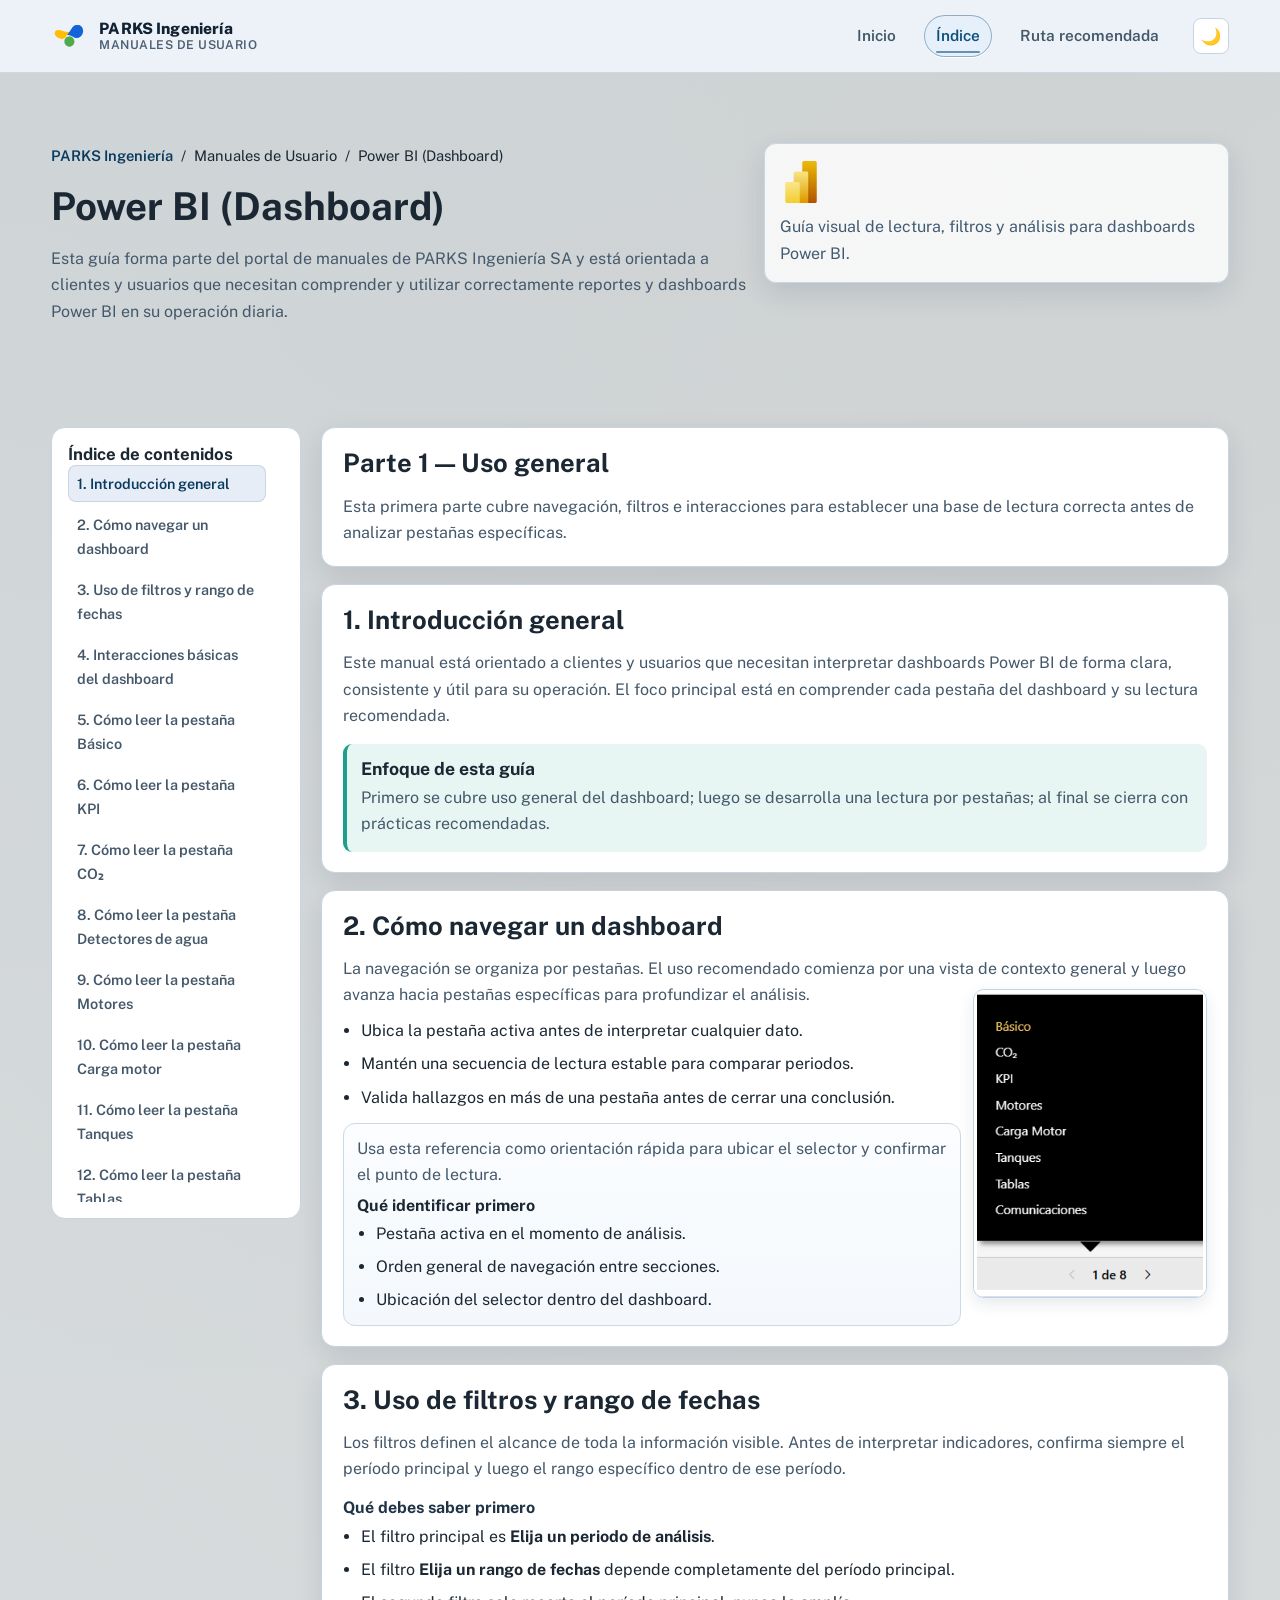
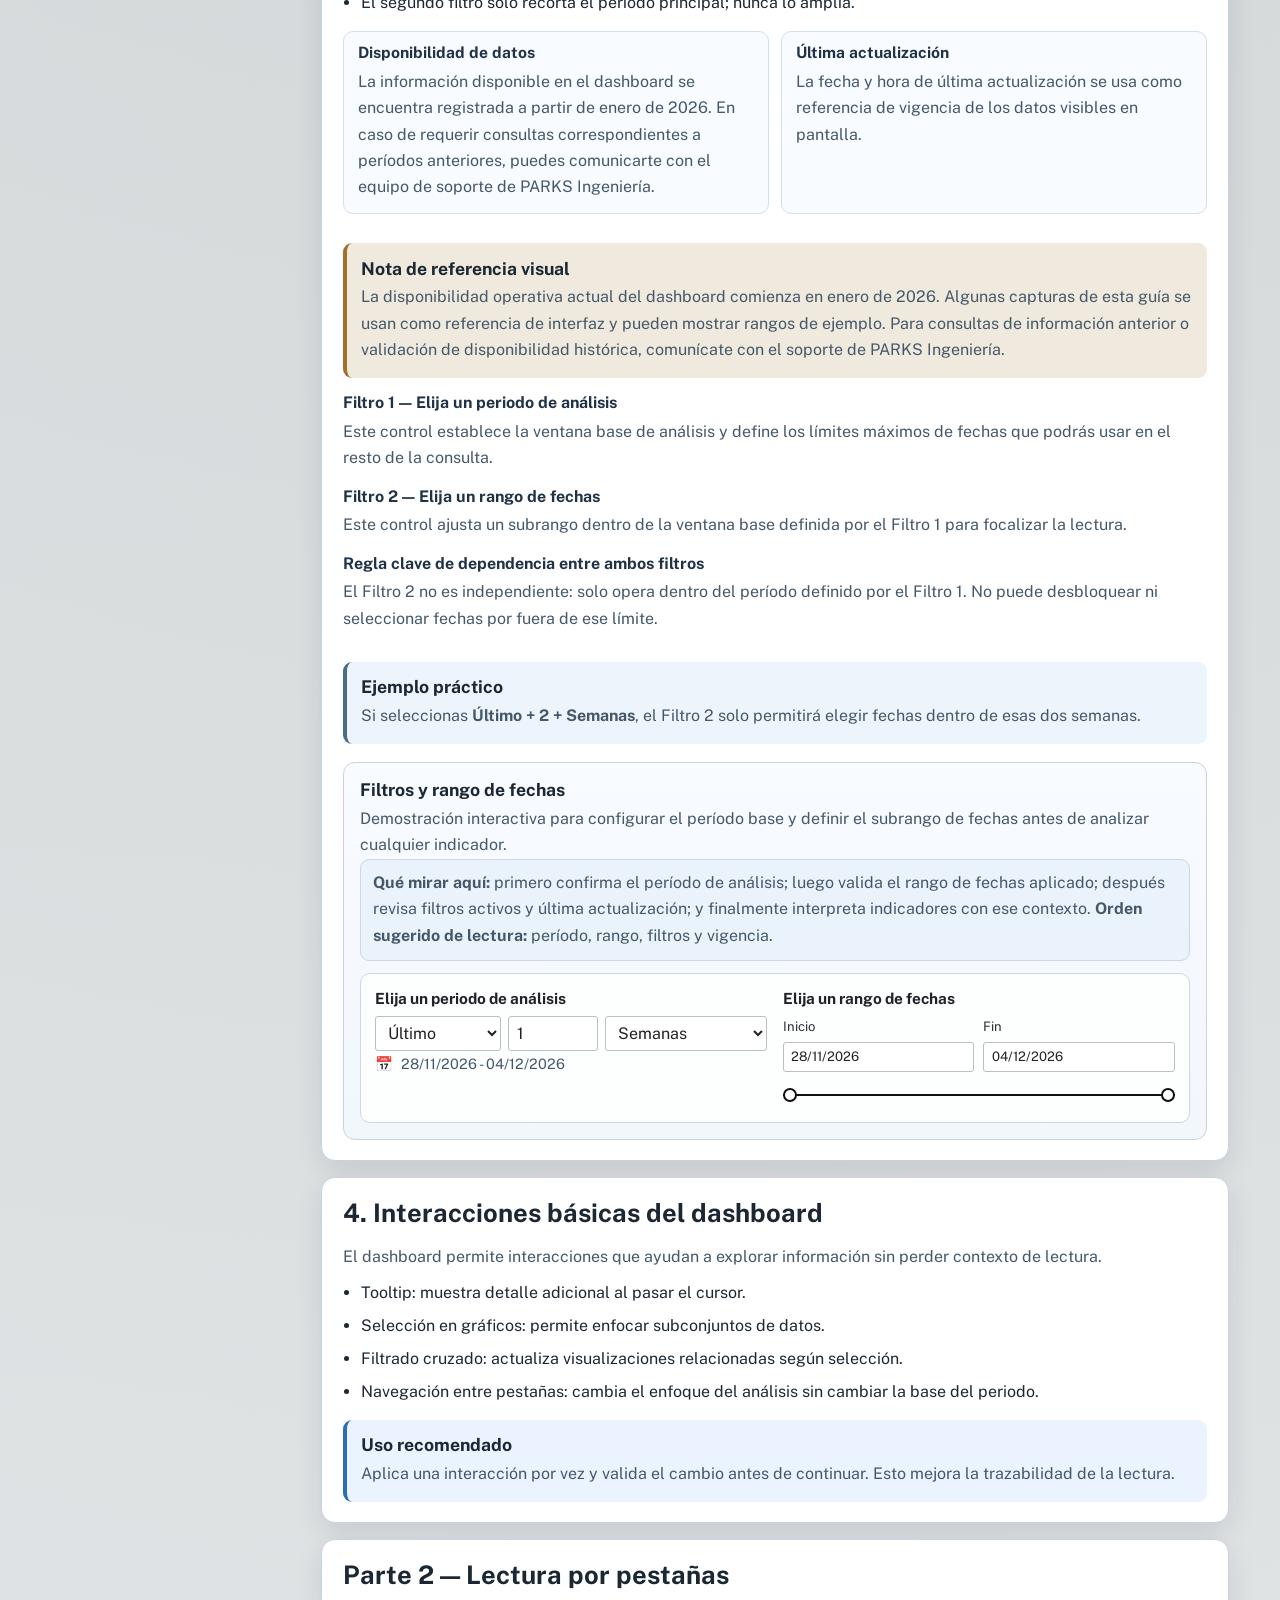
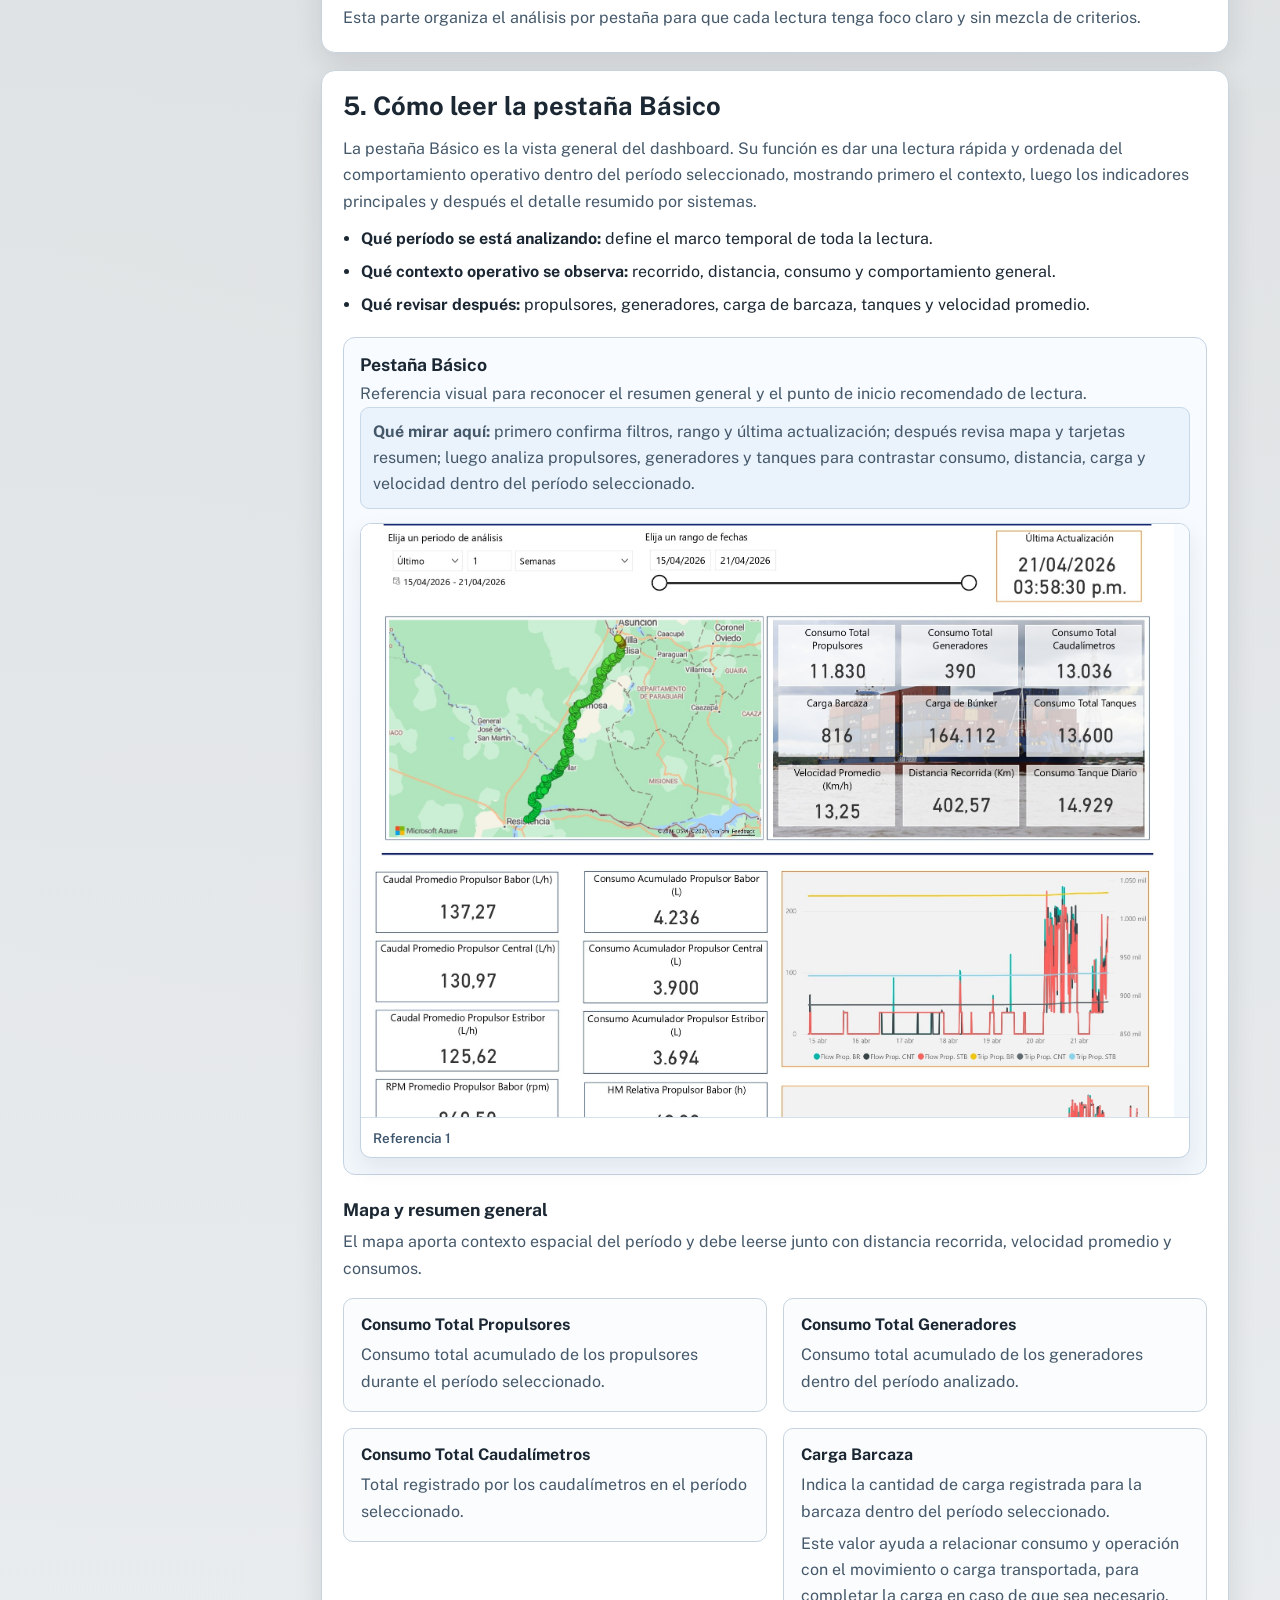
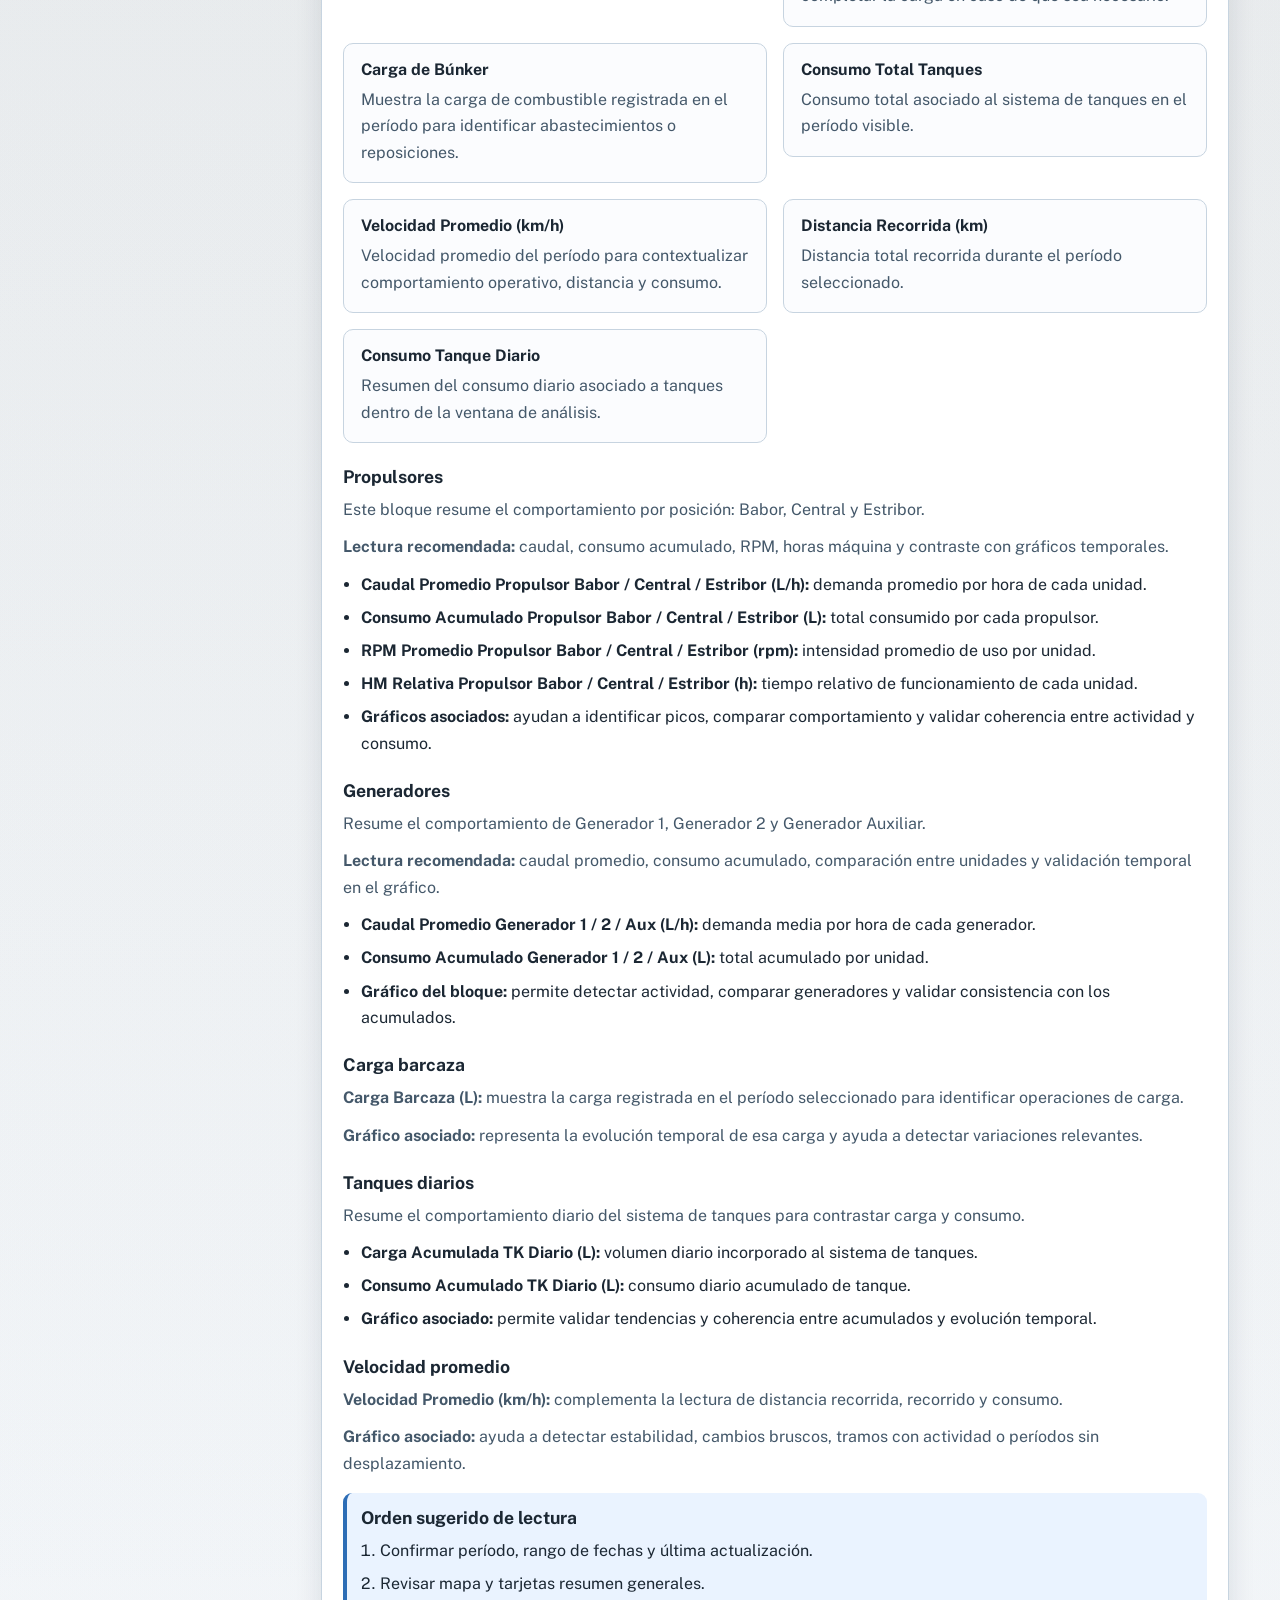
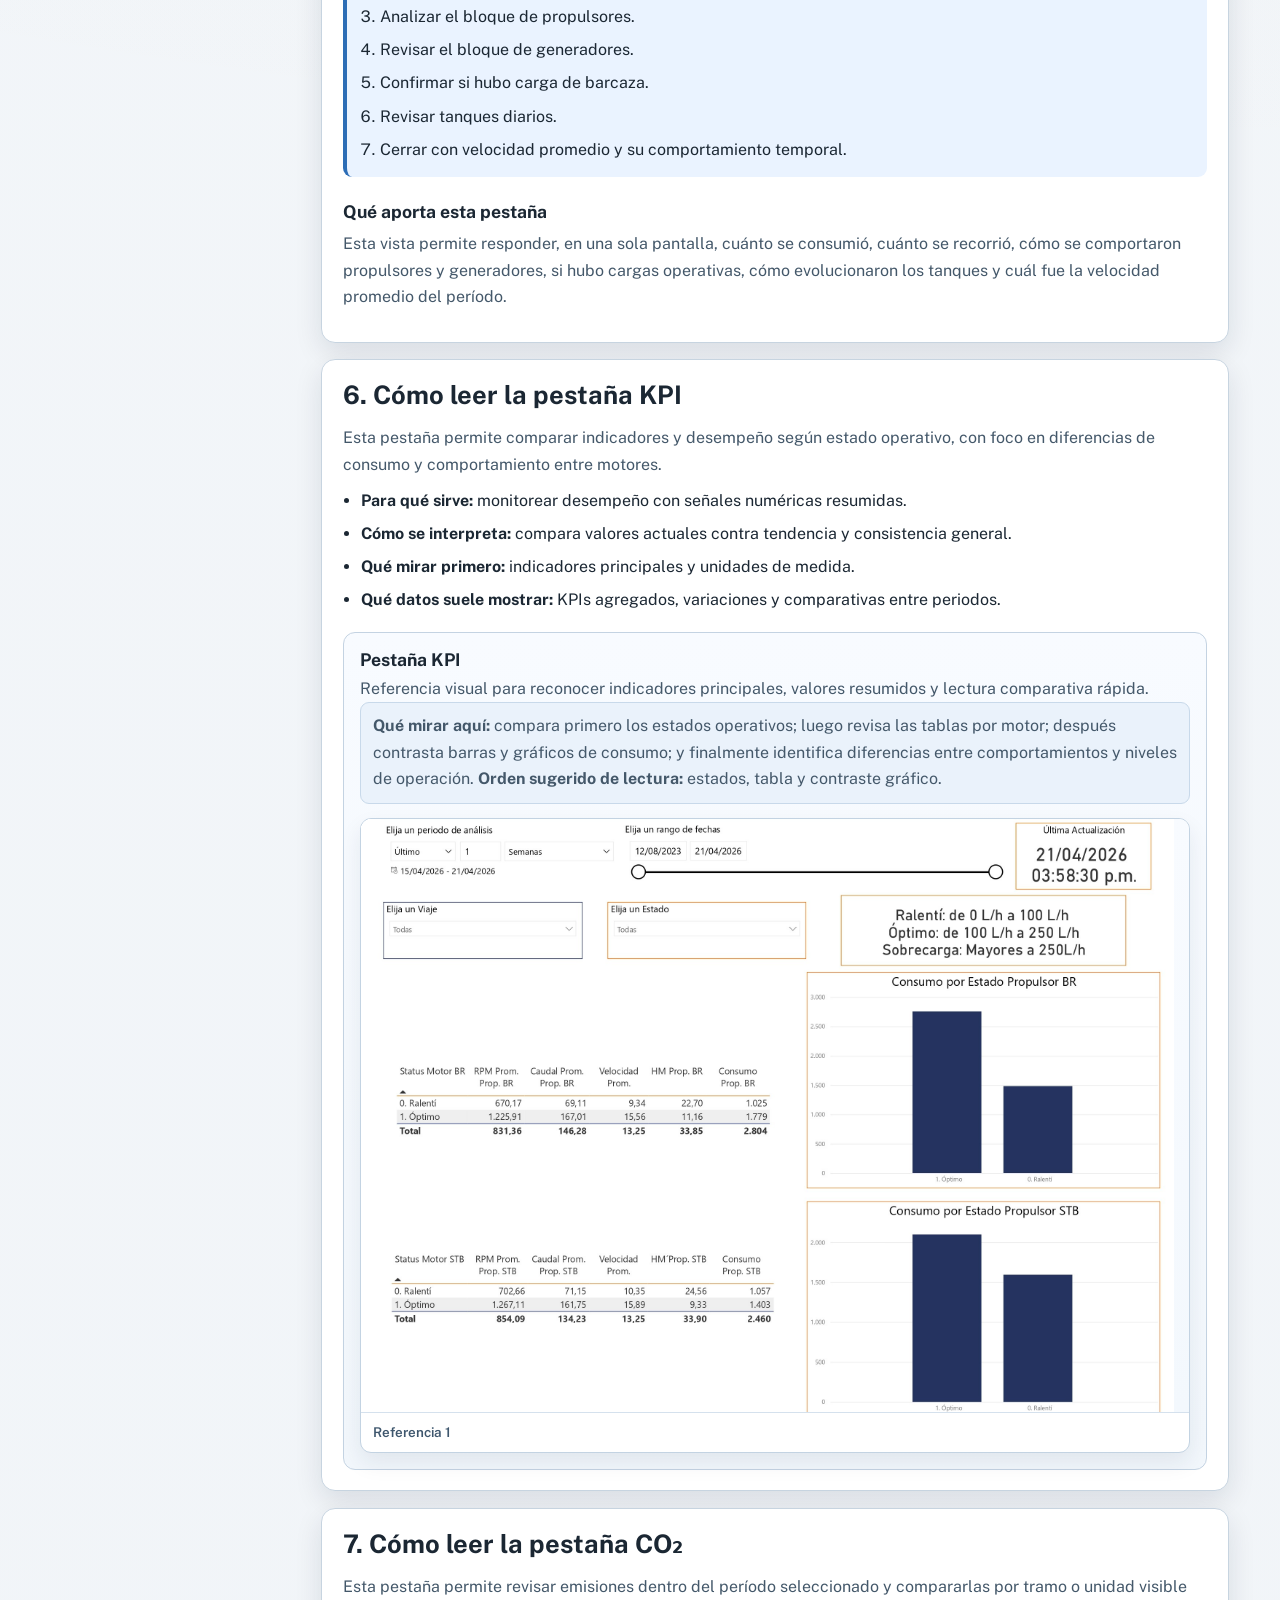
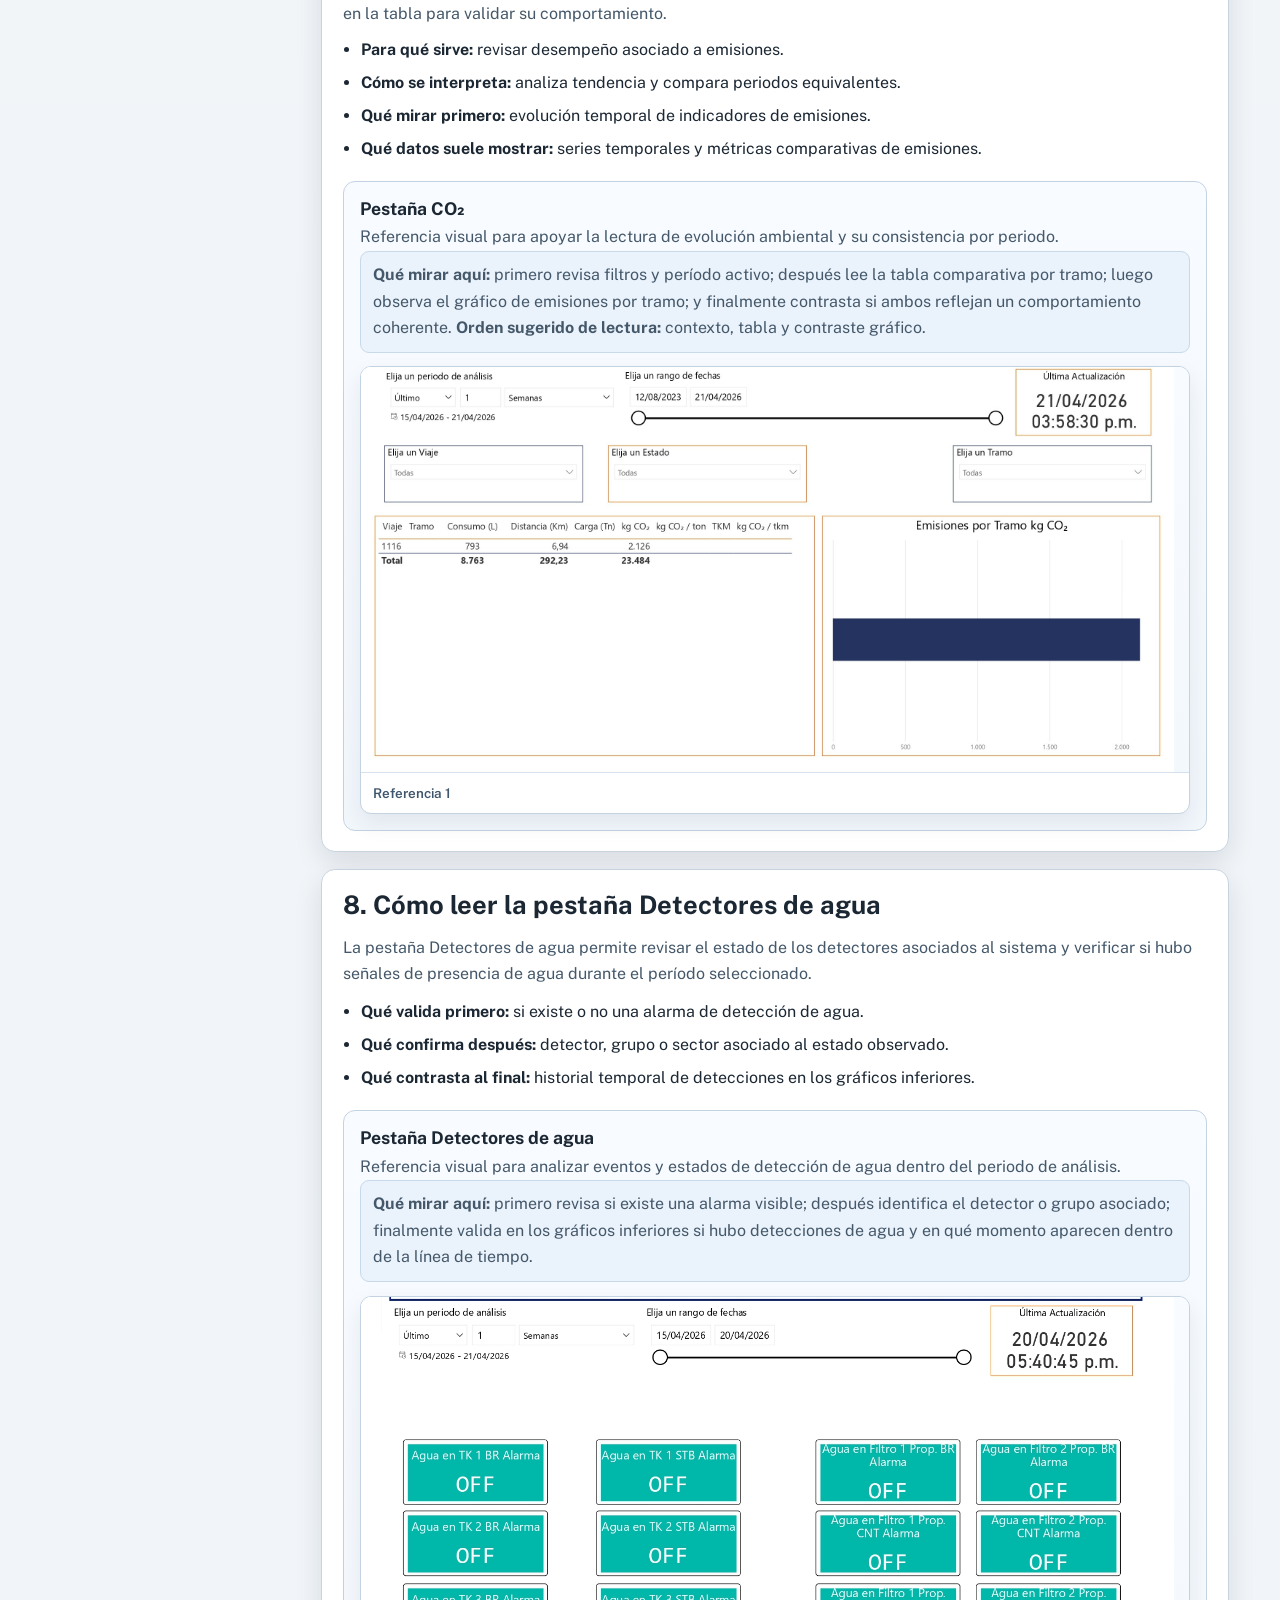
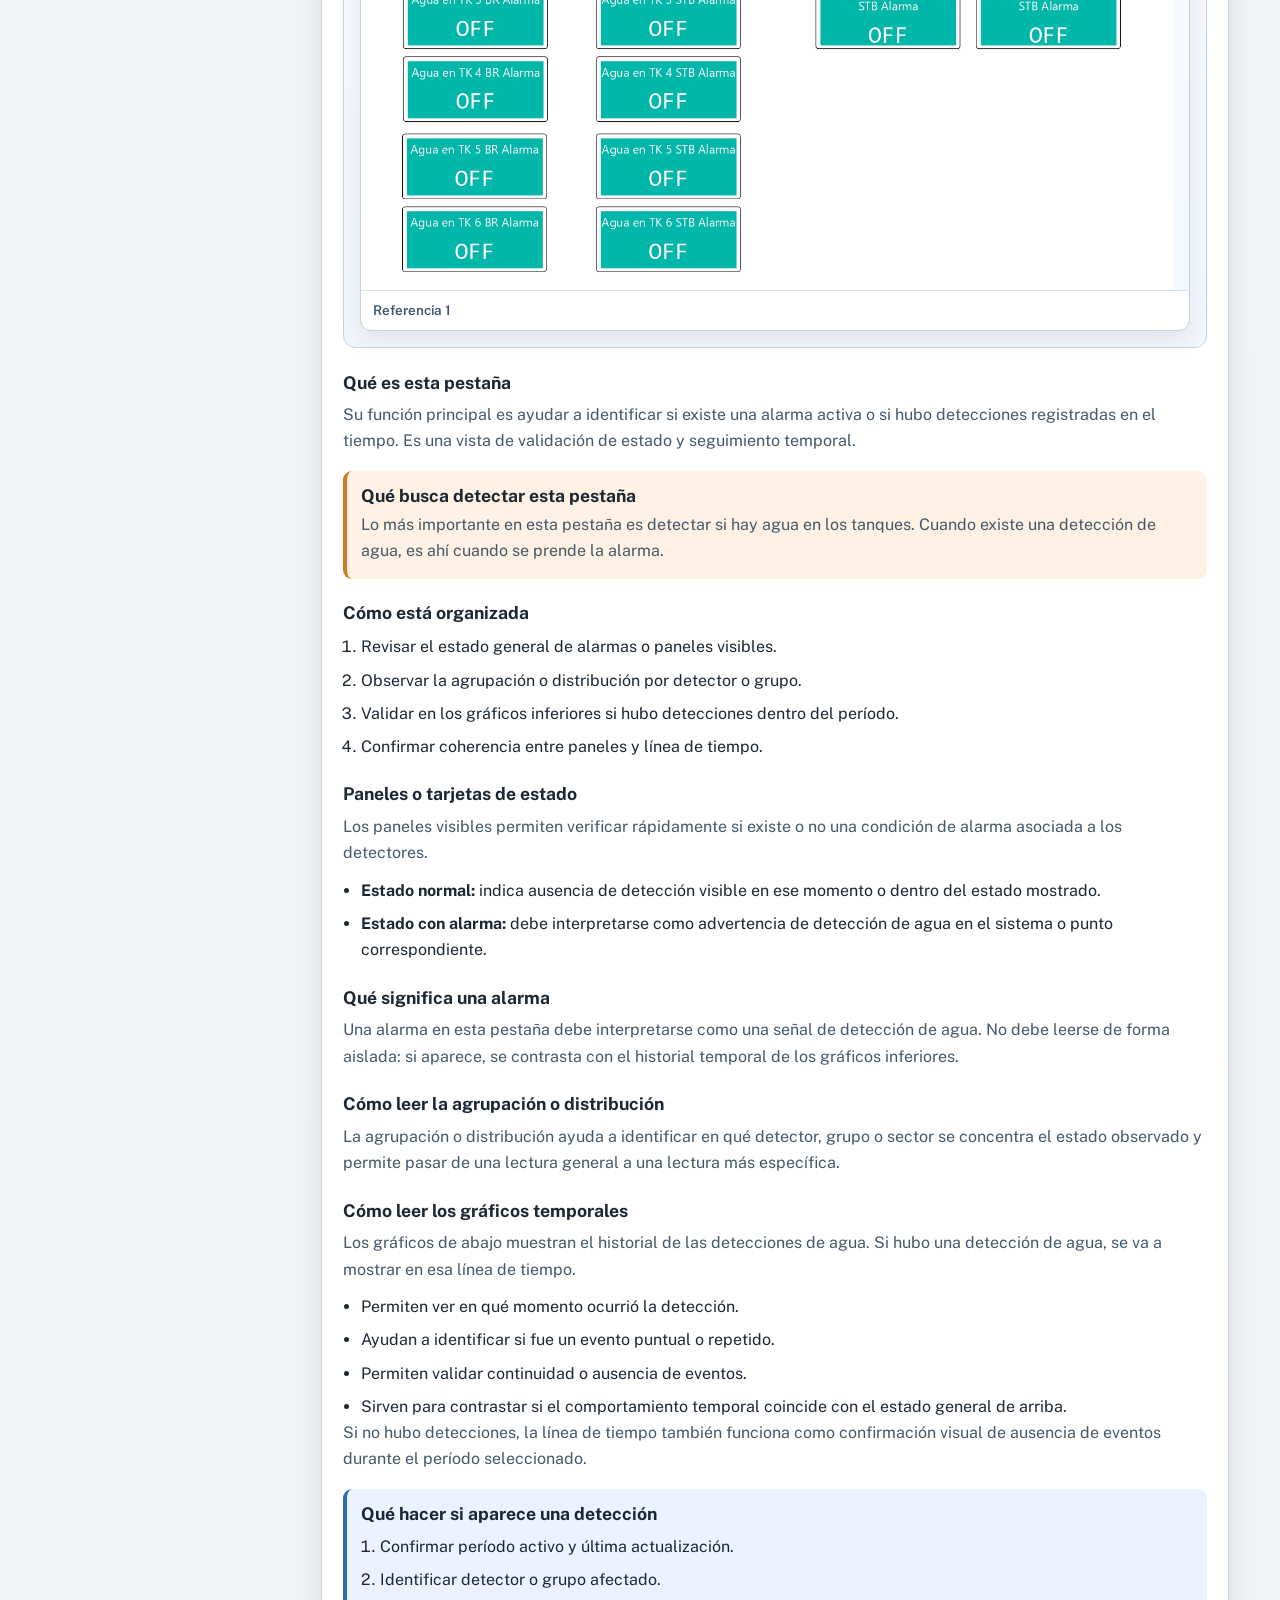
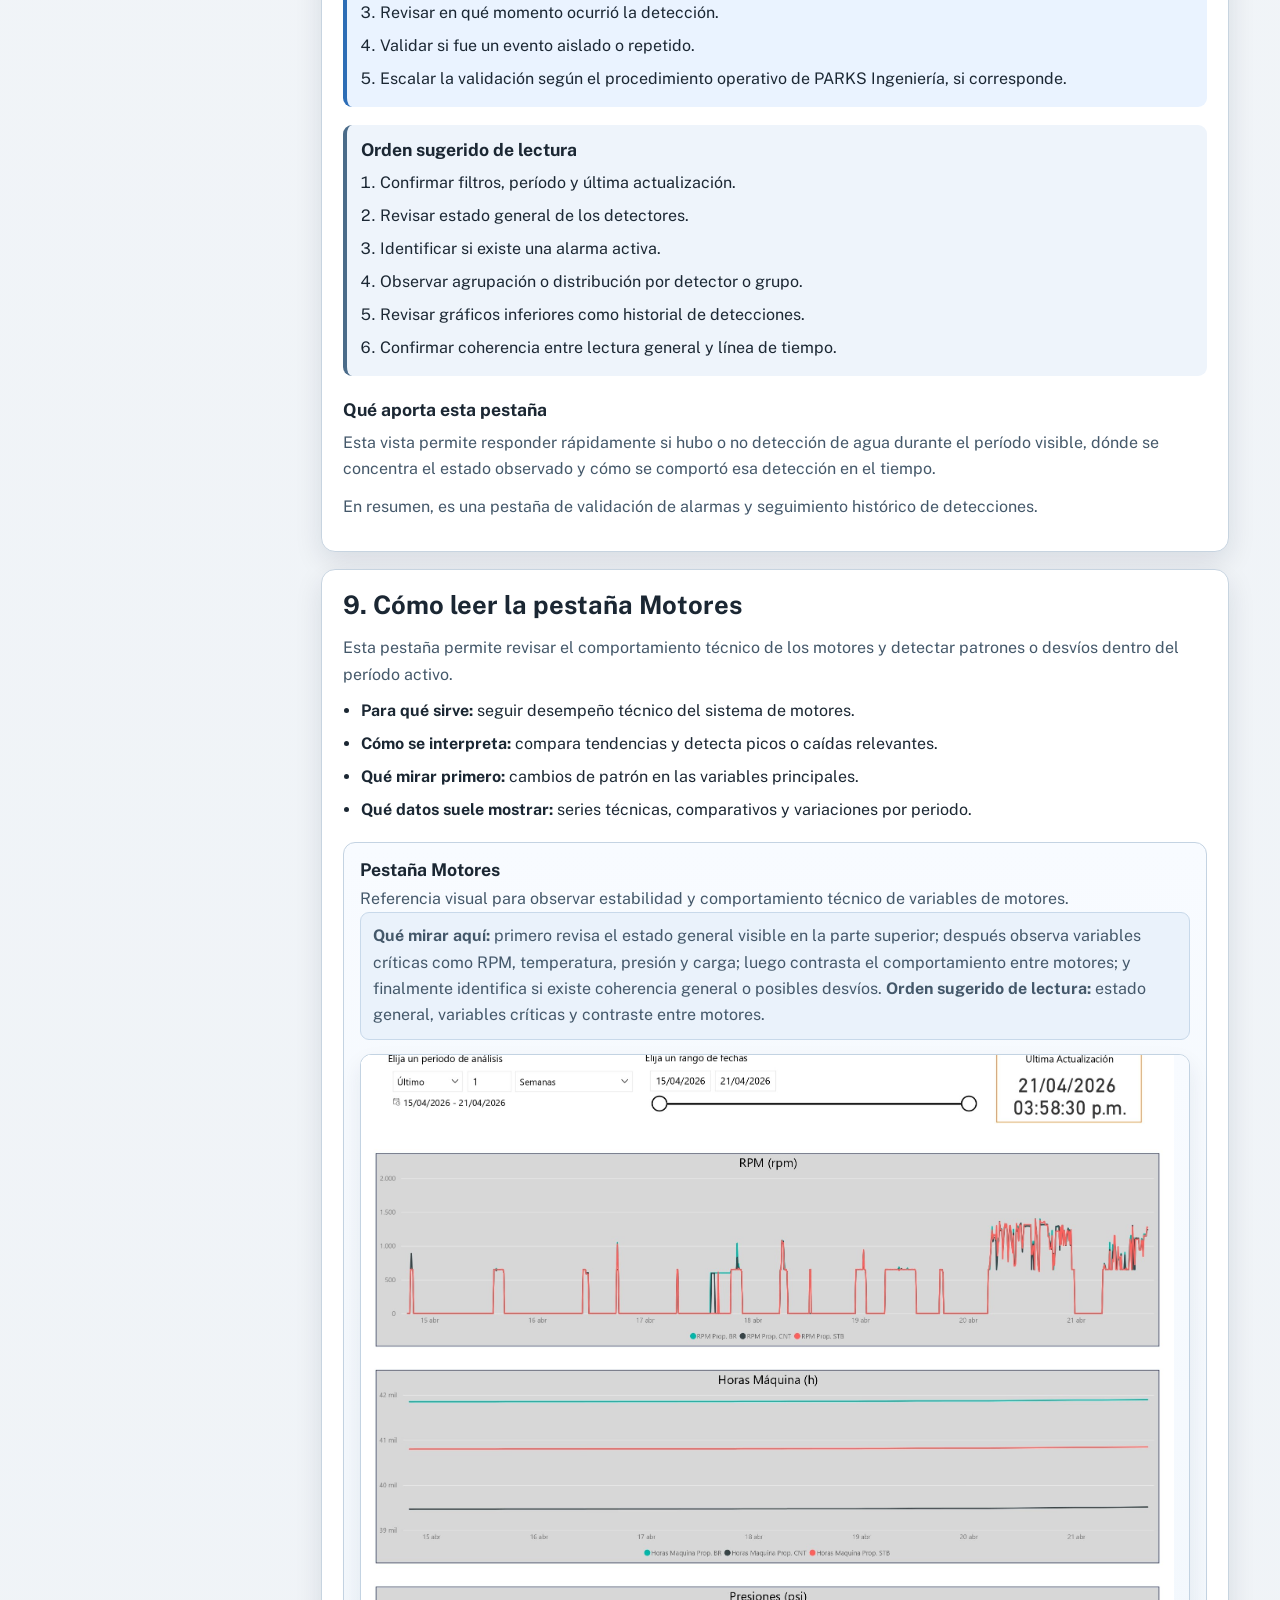
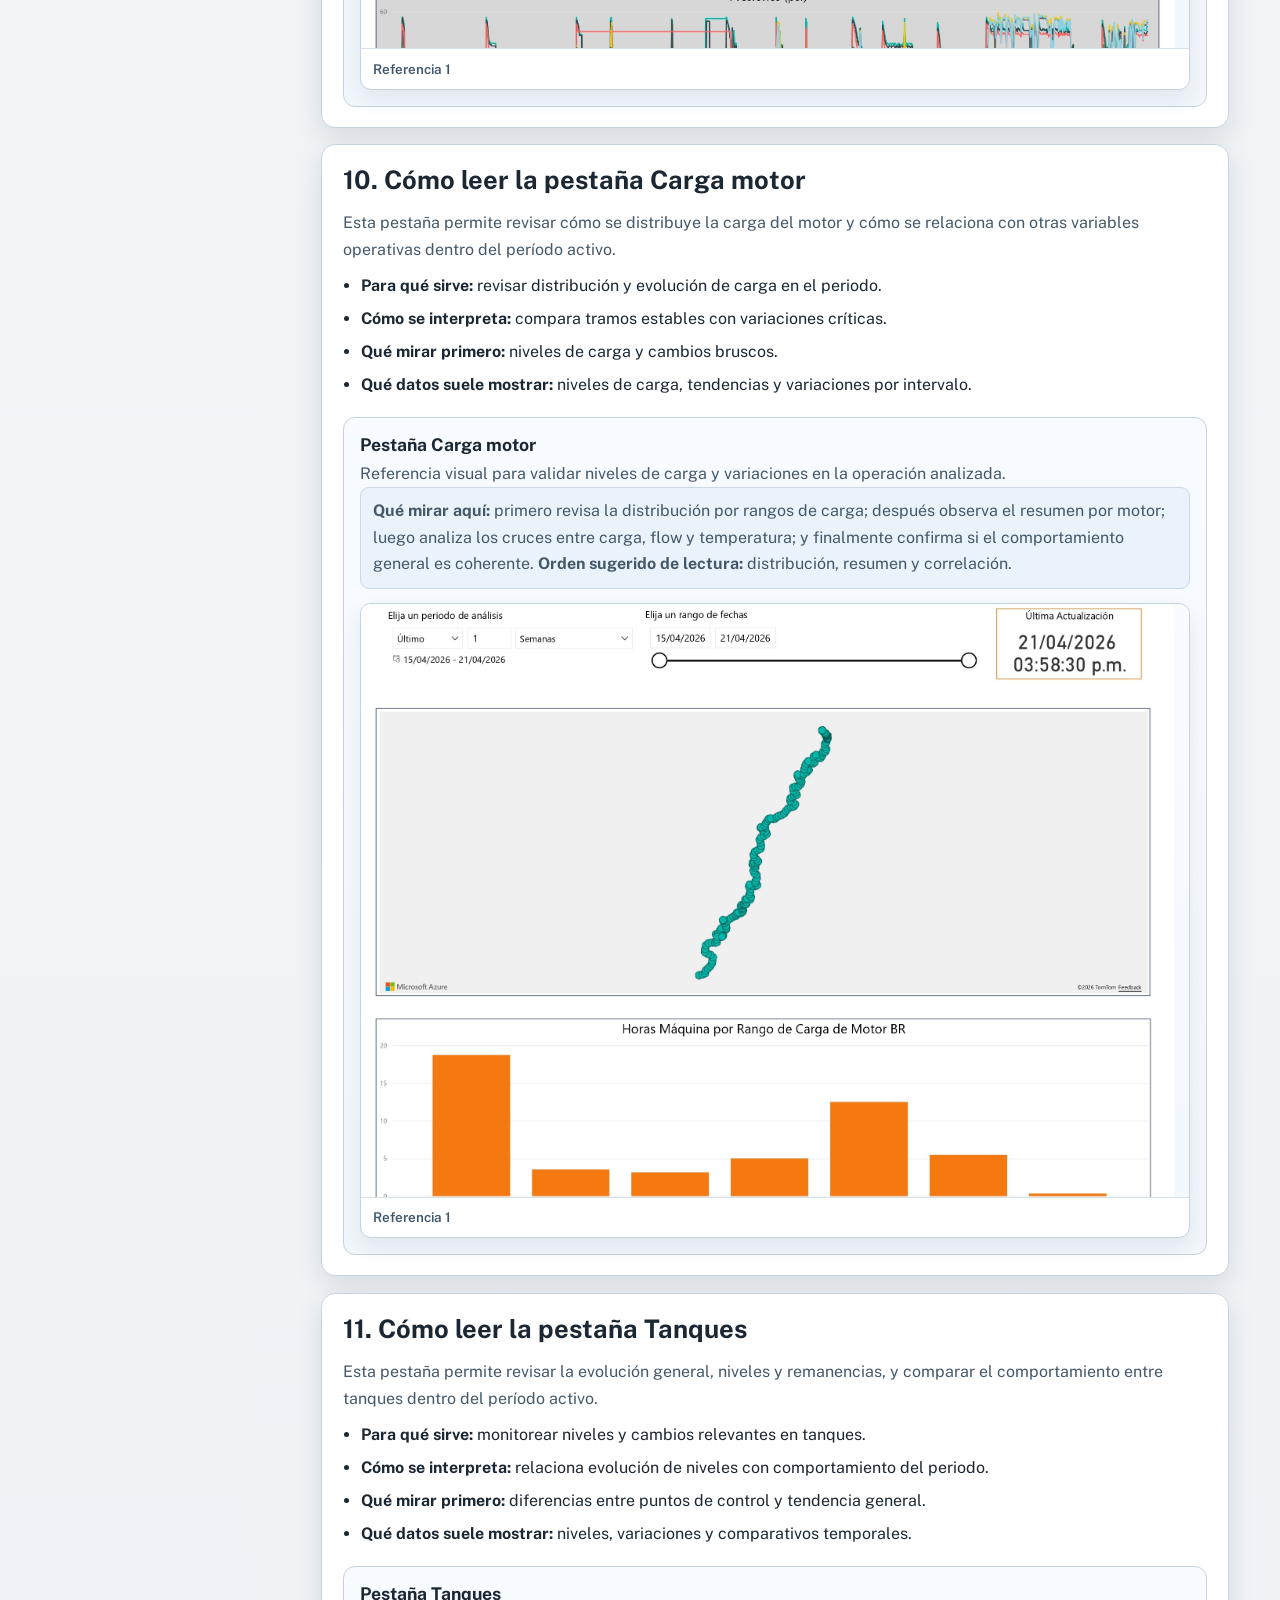
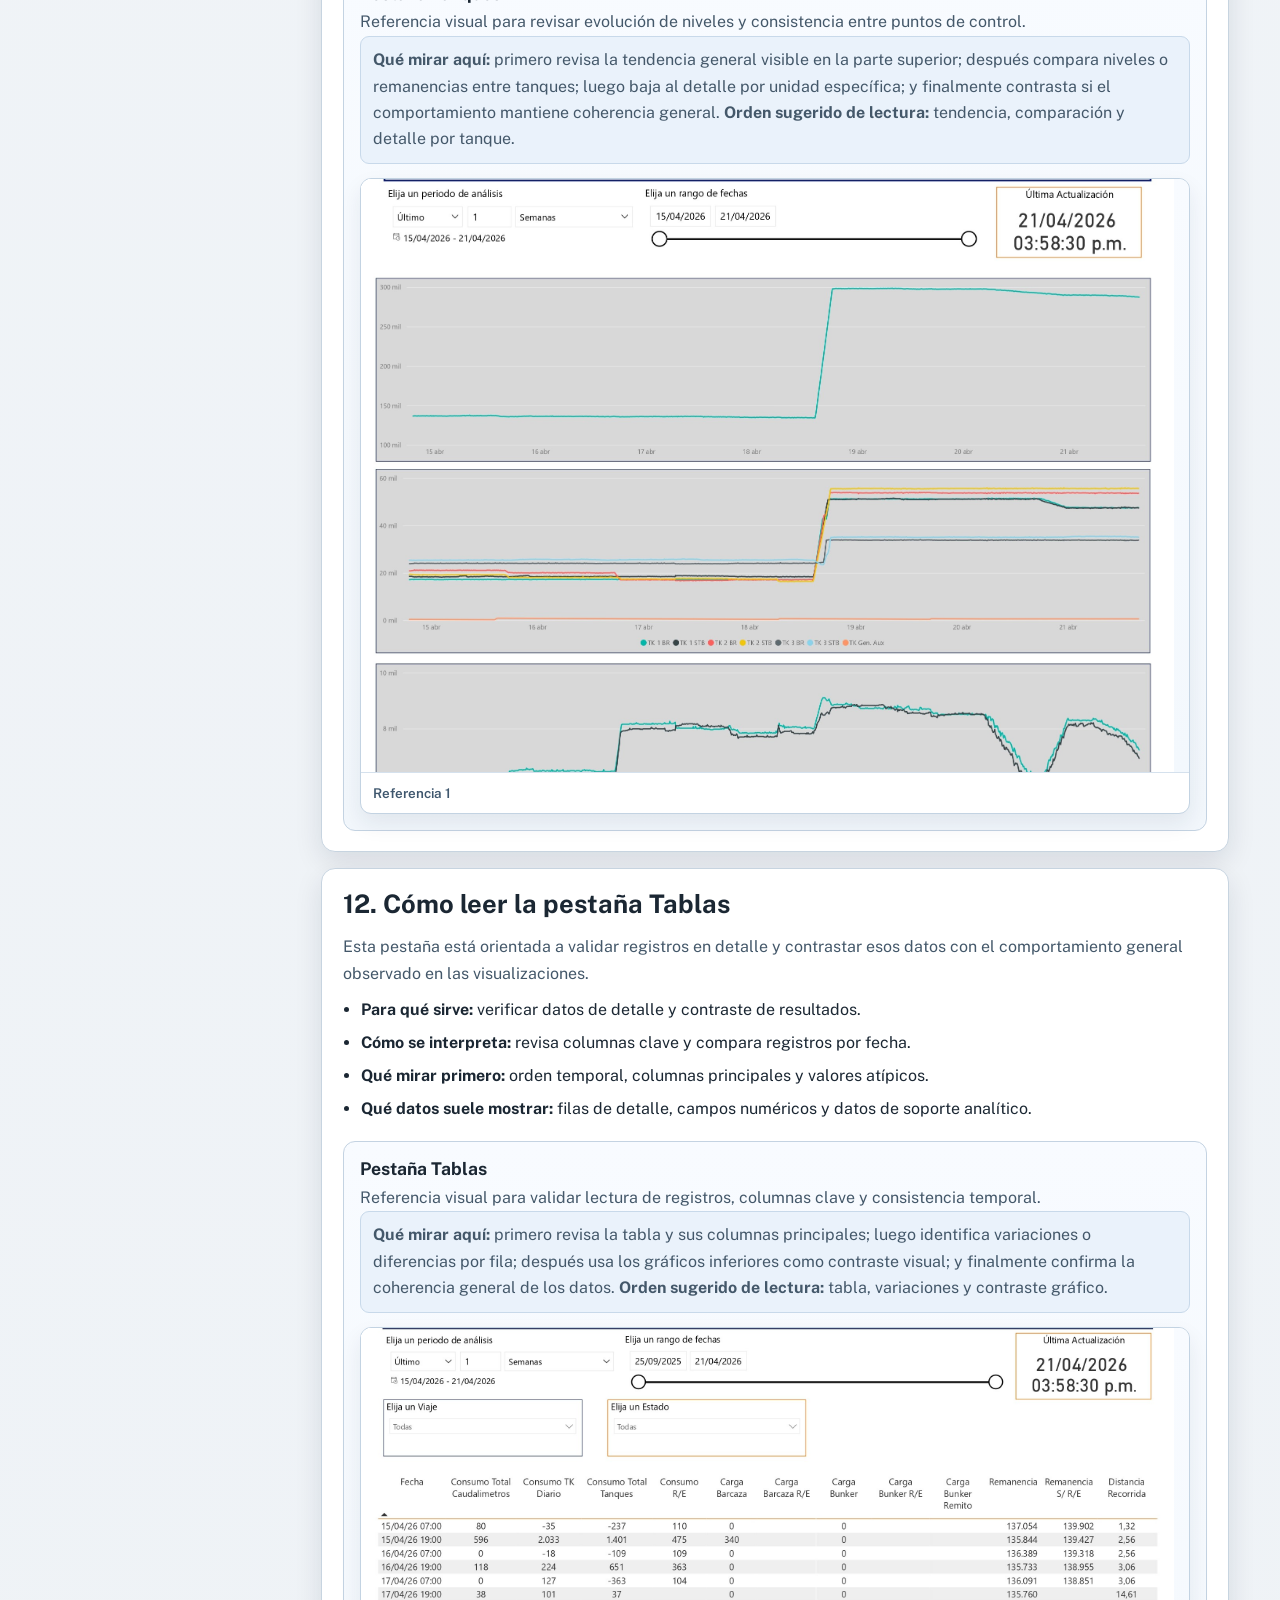
<file: experimental/power-bi.html>
<!doctype html>
<html lang="es">
<head>
  <meta charset="utf-8">
  <meta name="viewport" content="width=device-width, initial-scale=1">
  <title>Power BI (Dashboard) | PARKS Ingeniería</title>
  <meta name="description" content="Manual general de Power BI del portal de guías de PARKS Ingeniería SA.">
  <script>
    (function () {
      try {
        var key = "parks-theme";
        var saved = localStorage.getItem(key);
        var systemDark = window.matchMedia && window.matchMedia("(prefers-color-scheme: dark)").matches;
        var theme = saved || (systemDark ? "dark" : "light");
        document.documentElement.setAttribute("data-theme", theme);
      } catch (_error) {}
    })();
  </script>
  <link rel="icon" type="image/png" href="../assets/branding/logo-parks.png">
  <link rel="apple-touch-icon" href="../assets/branding/logo-parks.png">
  <link rel="preconnect" href="https://fonts.googleapis.com">
  <link rel="preconnect" href="https://fonts.gstatic.com" crossorigin>
  <link href="https://fonts.googleapis.com/css2?family=Public+Sans:wght@400;500;600;700;800&display=swap" rel="stylesheet">
  <link rel="stylesheet" href="styles.css">
</head>
<body class="page-power-bi">
  <a class="skip-link" href="#contenido">Saltar al contenido principal</a>

  <header class="site-header" id="inicio">
    <div class="container header-inner">
      <a class="brand" href="index.html" aria-label="Ir al inicio del portal">
        <span class="brand-visual" aria-hidden="true">
          <span class="brand-mark">PK</span>
          <img class="brand-logo" src="../assets/branding/logo-parks.png" alt="" loading="eager" onload="this.style.display='block'; this.previousElementSibling.style.display='none';" onerror="this.style.display='none'; this.previousElementSibling.style.display='inline-grid';">
        </span>
        <span class="brand-text">
          <span class="brand-title">PARKS Ingeniería</span>
          <span class="brand-subtitle">Manuales de Usuario</span>
        </span>
      </a>
      <button class="menu-toggle" type="button" aria-expanded="false" aria-controls="doc-sidebar" data-menu-toggle data-doc-drawer-toggle>
        Menú
      </button>
      <nav class="main-nav" id="main-nav" aria-label="Navegación principal" data-main-nav>
        <a href="index.html">Inicio</a>
        <a href="#indice">Índice</a>
        <a href="#ruta-recomendada">Ruta recomendada</a>
      </nav>
      <button class="theme-toggle" type="button" aria-pressed="false" data-theme-toggle aria-label="Activar modo oscuro" title="Cambiar tema">
        🌙
      </button>
    </div>
  </header>

  <main id="contenido">
    <section class="hero hero-doc">
      <div class="container hero-content hero-content--powerbi">
        <div>
          <nav class="breadcrumbs" aria-label="Migas de pan">
            <a href="index.html">PARKS Ingeniería</a>
            <span aria-hidden="true">/</span>
            <span>Manuales de Usuario</span>
            <span aria-hidden="true">/</span>
            <span>Power BI (Dashboard)</span>
          </nav>
          <h1>Power BI (Dashboard)</h1>
          <p class="hero-text">
            Esta guía forma parte del portal de manuales de PARKS Ingeniería SA y está orientada a clientes y usuarios que
            necesitan comprender y utilizar correctamente reportes y dashboards Power BI en su operación diaria.
          </p>
        </div>
        <aside class="powerbi-hero-brand" aria-label="Identidad visual de Power BI">
          <div class="powerbi-logo-shell">
            <img class="powerbi-logo" src="../assets/branding/logo-power-bi.png" alt="Logo de Power BI" loading="eager" onload="this.style.display='block'; this.nextElementSibling.style.display='none';" onerror="this.style.display='none'; this.nextElementSibling.style.display='inline-grid';">
            <span class="powerbi-logo-fallback" aria-hidden="true">Power BI</span>
          </div>
          <p>Guía visual de lectura, filtros y análisis para dashboards Power BI.</p>
        </aside>
      </div>
    </section>

    <section class="section doc-layout" id="indice">
      <div class="container doc-grid">
        <aside class="doc-sidebar" id="doc-sidebar" aria-label="Índice interno" data-doc-sidebar>
          <div class="doc-sidebar-head">
            <h2>Índice de contenidos</h2>
            <button class="doc-drawer-close" type="button" aria-label="Cerrar índice" data-doc-drawer-close>✕</button>
          </div>
          <nav class="doc-nav" aria-label="Navegación por secciones" data-doc-nav>
            <a href="#introduccion">1. Introducción general</a>
            <a href="#navegacion">2. Cómo navegar un dashboard</a>
            <a href="#filtros">3. Uso de filtros y rango de fechas</a>
            <a href="#interacciones-basicas">4. Interacciones básicas del dashboard</a>
            <a href="#pestana-basico">5. Cómo leer la pestaña Básico</a>
            <a href="#pestana-kpi">6. Cómo leer la pestaña KPI</a>
            <a href="#pestana-co2">7. Cómo leer la pestaña CO₂</a>
            <a href="#pestana-detectores-agua">8. Cómo leer la pestaña Detectores de agua</a>
            <a href="#pestana-motores">9. Cómo leer la pestaña Motores</a>
            <a href="#pestana-carga-motor">10. Cómo leer la pestaña Carga motor</a>
            <a href="#pestana-tanques">11. Cómo leer la pestaña Tanques</a>
            <a href="#pestana-tablas">12. Cómo leer la pestaña Tablas</a>
            <a href="#pestana-comunicaciones">13. Cómo leer la pestaña Comunicaciones</a>
            <a href="#buenas-practicas">14. Buenas prácticas de uso</a>
            <a href="#ruta-recomendada">15. Secuencia recomendada de lectura</a>
          </nav>
        </aside>

        <article class="doc-content">
          <section class="content-block" aria-label="Parte 1 uso general">
            <h2>Parte 1 — Uso general</h2>
            <p>
              Esta primera parte cubre navegación, filtros e interacciones para establecer una base de lectura correcta antes de analizar pestañas específicas.
            </p>
          </section>

          <section class="content-block" id="introduccion">
            <h2>1. Introducción general</h2>
            <p>
              Este manual está orientado a clientes y usuarios que necesitan interpretar dashboards Power BI de forma clara,
              consistente y útil para su operación. El foco principal está en comprender cada pestaña del dashboard y su lectura recomendada.
            </p>
            <div class="callout callout-tip">
              <h3>Enfoque de esta guía</h3>
              <p>
                Primero se cubre uso general del dashboard; luego se desarrolla una lectura por pestañas; al final se cierra con prácticas recomendadas.
              </p>
            </div>
          </section>

          <section class="content-block" id="navegacion">
            <h2>2. Cómo navegar un dashboard</h2>
            <p>
              La navegación se organiza por pestañas. El uso recomendado comienza por una vista de contexto general y luego avanza
              hacia pestañas específicas para profundizar el análisis.
            </p>
            <ul class="bullet-list">
              <li>Ubica la pestaña activa antes de interpretar cualquier dato.</li>
              <li>Mantén una secuencia de lectura estable para comparar periodos.</li>
              <li>Valida hallazgos en más de una pestaña antes de cerrar una conclusión.</li>
            </ul>

            <div class="nav-three-bottom" aria-label="Referencia visual de navegación del dashboard">
              <section class="nav-three-left">
                <p class="nav-three-intro">
                  Usa esta referencia como orientación rápida para ubicar el selector y confirmar el punto de lectura.
                </p>
                <h3>Qué identificar primero</h3>
                <ul class="bullet-list nav-three-list">
                  <li>Pestaña activa en el momento de análisis.</li>
                  <li>Orden general de navegación entre secciones.</li>
                  <li>Ubicación del selector dentro del dashboard.</li>
                </ul>
              </section>
              <figure class="visual-slot nav-three-right" data-visual-slot>
                <div class="visual-media-frame visual-media-frame--fit nav-three-image-frame"><img src="../assets/power-bi/02-vista-general-dashboard/selector.png" alt="Referencia visual de vista general del dashboard" loading="eager" fetchpriority="high" onload="this.closest('[data-visual-slot]').classList.add('is-loaded')" onerror="this.closest('[data-visual-slot]').classList.remove('is-loaded')">
                  <div class="visual-placeholder">
                    <p class="placeholder-title">Vista general del dashboard</p>
                    <p class="placeholder-file">Captura pendiente de integración</p>
                    <p class="placeholder-note">Espacio preparado para una captura real del manual.</p>
                  </div>
                </div>
              </figure>
            </div>
          </section>

          <section class="content-block" id="filtros">
            <h2>3. Uso de filtros y rango de fechas</h2>
            <div class="filters-editorial">
              <p class="filters-editorial-intro">
                Los filtros definen el alcance de toda la información visible. Antes de interpretar indicadores, confirma siempre
                el período principal y luego el rango específico dentro de ese período.
              </p>

              <section class="filters-editorial-block">
                <h3>Qué debes saber primero</h3>
                <ul class="bullet-list">
                  <li>El filtro principal es <strong>Elija un periodo de análisis</strong>.</li>
                  <li>El filtro <strong>Elija un rango de fechas</strong> depende completamente del período principal.</li>
                  <li>El segundo filtro solo recorta el período principal; nunca lo amplía.</li>
                </ul>
              </section>

              <section class="filters-meta-row" aria-label="Contexto y vigencia de los datos">
                <div class="filters-meta-card">
                  <h3>Disponibilidad de datos</h3>
                  <p>
                    La información disponible en el dashboard se encuentra registrada a partir de enero de 2026.
                    En caso de requerir consultas correspondientes a períodos anteriores, puedes comunicarte con el equipo de soporte de PARKS Ingeniería.
                  </p>
                </div>
                <div class="filters-meta-card">
                  <h3>Última actualización</h3>
                  <p>
                    La fecha y hora de última actualización se usa como referencia de vigencia de los datos visibles en pantalla.
                  </p>
                </div>
              </section>

              <div class="callout callout-validate">
                <h3>Nota de referencia visual</h3>
                <p>
                  La disponibilidad operativa actual del dashboard comienza en enero de 2026. Algunas capturas de esta guía se
                  usan como referencia de interfaz y pueden mostrar rangos de ejemplo. Para consultas de información anterior o
                  validación de disponibilidad histórica, comunícate con el soporte de PARKS Ingeniería.
                </p>
              </div>

              <section class="filters-editorial-block">
                <h3>Filtro 1 — Elija un periodo de análisis</h3>
                <p>
                  Este control establece la ventana base de análisis y define los límites máximos de fechas que podrás usar en el
                  resto de la consulta.
                </p>
              </section>

              <section class="filters-editorial-block">
                <h3>Filtro 2 — Elija un rango de fechas</h3>
                <p>
                  Este control ajusta un subrango dentro de la ventana base definida por el Filtro 1 para focalizar la lectura.
                </p>
              </section>

              <section class="filters-editorial-block">
                <h3>Regla clave de dependencia entre ambos filtros</h3>
                <p>
                  El Filtro 2 no es independiente: solo opera dentro del período definido por el Filtro 1. No puede desbloquear ni
                  seleccionar fechas por fuera de ese límite.
                </p>
              </section>

              <section class="callout callout-focus">
                <h3>Ejemplo práctico</h3>
                <p>
                  Si seleccionas <strong>Último + 2 + Semanas</strong>, el Filtro 2 solo permitirá elegir fechas dentro de esas dos
                  semanas.
                </p>
              </section>
            </div>

            <section class="visual-guide-block" aria-label="Bloque visual de filtros y rango de fechas">
              <header class="visual-guide-header">
                <h3>Filtros y rango de fechas</h3>
                <p>Demostración interactiva para configurar el período base y definir el subrango de fechas antes de analizar cualquier indicador.</p>
              </header>
              <p class="visual-guide-focus"><strong>Qué mirar aquí:</strong> primero confirma el período de análisis; luego valida el rango de fechas aplicado; después revisa filtros activos y última actualización; y finalmente interpreta indicadores con ese contexto. <strong>Orden sugerido de lectura:</strong> período, rango, filtros y vigencia.</p>
              <section class="filter-simulator filter-simulator--embedded" aria-label="Simulador de filtros del dashboard" data-filter-simulator>
                <div class="filter-toolbar">
                  <section class="filter-period-group" aria-label="Selección de periodo">
                    <h3>Elija un periodo de análisis</h3>
                    <div class="filter-period-row">
                      <select data-period-mode aria-label="Modo de periodo">
                        <option value="last">Último</option>
                        <option value="next">Siguiente</option>
                        <option value="this">Este</option>
                      </select>
                      <input type="number" min="1" max="999" value="1" data-period-value aria-label="Cantidad de periodos">
                      <select data-period-unit aria-label="Unidad temporal">
                        <option value="days">Días</option>
                        <option value="weeks" selected>Semanas</option>
                        <option value="weeks-calendar">Semanas (calendario)</option>
                        <option value="months">Meses</option>
                        <option value="months-calendar">Meses (calendario)</option>
                        <option value="years">Años</option>
                        <option value="years-calendar">Años (calendario)</option>
                      </select>
                    </div>
                    <p class="filter-period-result">
                      <span aria-hidden="true">📅</span>
                      <span data-period-display>15/04/2026 - 21/04/2026</span>
                    </p>
                  </section>

                  <section class="filter-date-range-group" aria-label="Selección de rango de fechas">
                    <h3>Elija un rango de fechas</h3>
                    <div class="filter-date-inputs">
                      <label>
                        Inicio
                        <input type="text" inputmode="numeric" maxlength="10" placeholder="dd/mm/yyyy" data-date-start aria-label="Fecha inicial en formato día mes año">
                      </label>
                      <label>
                        Fin
                        <input type="text" inputmode="numeric" maxlength="10" placeholder="dd/mm/yyyy" data-date-end aria-label="Fecha final en formato día mes año">
                      </label>
                    </div>
                    <div class="filter-slider" data-slider>
                      <div class="filter-slider-track" aria-hidden="true"></div>
                      <div class="filter-slider-range" data-slider-range aria-hidden="true"></div>
                      <input type="range" min="0" max="730" value="0" data-slider-start aria-label="Control deslizante fecha inicial">
                      <input type="range" min="0" max="730" value="730" data-slider-end aria-label="Control deslizante fecha final">
                    </div>
                    <div class="filter-calendar" data-filter-calendar hidden>
                      <div class="filter-calendar-header">
                        <button type="button" data-cal-prev aria-label="Mes anterior">‹</button>
                        <strong data-cal-title>abril 2026</strong>
                        <button type="button" data-cal-next aria-label="Mes siguiente">›</button>
                      </div>
                      <div class="filter-calendar-weekdays" aria-hidden="true">
                        <span>L</span><span>M</span><span>X</span><span>J</span><span>V</span><span>S</span><span>D</span>
                      </div>
                      <div class="filter-calendar-grid" data-cal-grid></div>
                    </div>
                  </section>
                </div>
              </section>
            </section>
          </section>

          <section class="content-block" id="interacciones-basicas">
            <h2>4. Interacciones básicas del dashboard</h2>
            <p>
              El dashboard permite interacciones que ayudan a explorar información sin perder contexto de lectura.
            </p>
            <ul class="bullet-list">
              <li>Tooltip: muestra detalle adicional al pasar el cursor.</li>
              <li>Selección en gráficos: permite enfocar subconjuntos de datos.</li>
              <li>Filtrado cruzado: actualiza visualizaciones relacionadas según selección.</li>
              <li>Navegación entre pestañas: cambia el enfoque del análisis sin cambiar la base del periodo.</li>
            </ul>
            <div class="callout callout-tech">
              <h3>Uso recomendado</h3>
              <p>
                Aplica una interacción por vez y valida el cambio antes de continuar. Esto mejora la trazabilidad de la lectura.
              </p>
            </div>

          </section>

          <section class="content-block" aria-label="Parte 2 lectura por pestañas">
            <h2>Parte 2 — Lectura por pestañas</h2>
            <p>
              Esta parte organiza el análisis por pestaña para que cada lectura tenga foco claro y sin mezcla de criterios.
            </p>
          </section>

          <section class="content-block" id="pestana-basico">
            <h2>5. Cómo leer la pestaña Básico</h2>
            <p>
              La pestaña Básico es la vista general del dashboard. Su función es dar una lectura rápida y ordenada del
              comportamiento operativo dentro del período seleccionado, mostrando primero el contexto, luego los indicadores
              principales y después el detalle resumido por sistemas.
            </p>
            <ul class="bullet-list">
              <li><strong>Qué período se está analizando:</strong> define el marco temporal de toda la lectura.</li>
              <li><strong>Qué contexto operativo se observa:</strong> recorrido, distancia, consumo y comportamiento general.</li>
              <li><strong>Qué revisar después:</strong> propulsores, generadores, carga de barcaza, tanques y velocidad promedio.</li>
            </ul>

            <section class="visual-guide-block" aria-label="Bloque visual de pestaña Básico">
              <header class="visual-guide-header">
                <h3>Pestaña Básico</h3>
                <p>Referencia visual para reconocer el resumen general y el punto de inicio recomendado de lectura.</p>
              </header>
              <p class="visual-guide-focus"><strong>Qué mirar aquí:</strong> primero confirma filtros, rango y última actualización; después revisa mapa y tarjetas resumen; luego analiza propulsores, generadores y tanques para contrastar consumo, distancia, carga y velocidad dentro del período seleccionado.</p>
              <div class="visual-slots visual-slots-single">
                <figure class="visual-slot" data-visual-slot>
                  <div class="visual-media-frame"><img src="../assets/power-bi/05-basico/pestana_basico.png" alt="Referencia visual de pestaña Básico" loading="eager" onload="this.closest('[data-visual-slot]').classList.add('is-loaded')" onerror="this.closest('[data-visual-slot]').classList.remove('is-loaded')">
                  <div class="visual-placeholder">
                    <p class="placeholder-title">Pestaña Básico</p>
                    <p class="placeholder-file">Captura pendiente de integración</p>
                    <p class="placeholder-note">Espacio preparado para una captura real del manual.</p>
                  </div>
                </div><figcaption>Referencia 1</figcaption>
                  </figure>
              </div>
            </section>

            <h3>Mapa y resumen general</h3>
            <p>El mapa aporta contexto espacial del período y debe leerse junto con distancia recorrida, velocidad promedio y consumos.</p>
            <div class="module-grid">
              <article class="module-card">
                <h4>Consumo Total Propulsores</h4>
                <p>Consumo total acumulado de los propulsores durante el período seleccionado.</p>
              </article>
              <article class="module-card">
                <h4>Consumo Total Generadores</h4>
                <p>Consumo total acumulado de los generadores dentro del período analizado.</p>
              </article>
              <article class="module-card">
                <h4>Consumo Total Caudalímetros</h4>
                <p>Total registrado por los caudalímetros en el período seleccionado.</p>
              </article>
              <article class="module-card">
                <h4>Carga Barcaza</h4>
                <p>Indica la cantidad de carga registrada para la barcaza dentro del período seleccionado.</p>
                <p>Este valor ayuda a relacionar consumo y operación con el movimiento o carga transportada, para completar la carga en caso de que sea necesario.</p>
              </article>
              <article class="module-card">
                <h4>Carga de Búnker</h4>
                <p>Muestra la carga de combustible registrada en el período para identificar abastecimientos o reposiciones.</p>
              </article>
              <article class="module-card">
                <h4>Consumo Total Tanques</h4>
                <p>Consumo total asociado al sistema de tanques en el período visible.</p>
              </article>
              <article class="module-card">
                <h4>Velocidad Promedio (km/h)</h4>
                <p>Velocidad promedio del período para contextualizar comportamiento operativo, distancia y consumo.</p>
              </article>
              <article class="module-card">
                <h4>Distancia Recorrida (km)</h4>
                <p>Distancia total recorrida durante el período seleccionado.</p>
              </article>
              <article class="module-card">
                <h4>Consumo Tanque Diario</h4>
                <p>Resumen del consumo diario asociado a tanques dentro de la ventana de análisis.</p>
              </article>
            </div>

            <h3>Propulsores</h3>
            <p>Este bloque resume el comportamiento por posición: Babor, Central y Estribor.</p>
            <p><strong>Lectura recomendada:</strong> caudal, consumo acumulado, RPM, horas máquina y contraste con gráficos temporales.</p>
            <ul class="bullet-list">
              <li><strong>Caudal Promedio Propulsor Babor / Central / Estribor (L/h):</strong> demanda promedio por hora de cada unidad.</li>
              <li><strong>Consumo Acumulado Propulsor Babor / Central / Estribor (L):</strong> total consumido por cada propulsor.</li>
              <li><strong>RPM Promedio Propulsor Babor / Central / Estribor (rpm):</strong> intensidad promedio de uso por unidad.</li>
              <li><strong>HM Relativa Propulsor Babor / Central / Estribor (h):</strong> tiempo relativo de funcionamiento de cada unidad.</li>
              <li><strong>Gráficos asociados:</strong> ayudan a identificar picos, comparar comportamiento y validar coherencia entre actividad y consumo.</li>
            </ul>

            <h3>Generadores</h3>
            <p>Resume el comportamiento de Generador 1, Generador 2 y Generador Auxiliar.</p>
            <p><strong>Lectura recomendada:</strong> caudal promedio, consumo acumulado, comparación entre unidades y validación temporal en el gráfico.</p>
            <ul class="bullet-list">
              <li><strong>Caudal Promedio Generador 1 / 2 / Aux (L/h):</strong> demanda media por hora de cada generador.</li>
              <li><strong>Consumo Acumulado Generador 1 / 2 / Aux (L):</strong> total acumulado por unidad.</li>
              <li><strong>Gráfico del bloque:</strong> permite detectar actividad, comparar generadores y validar consistencia con los acumulados.</li>
            </ul>

            <h3>Carga barcaza</h3>
            <p><strong>Carga Barcaza (L):</strong> muestra la carga registrada en el período seleccionado para identificar operaciones de carga.</p>
            <p><strong>Gráfico asociado:</strong> representa la evolución temporal de esa carga y ayuda a detectar variaciones relevantes.</p>

            <h3>Tanques diarios</h3>
            <p>Resume el comportamiento diario del sistema de tanques para contrastar carga y consumo.</p>
            <ul class="bullet-list">
              <li><strong>Carga Acumulada TK Diario (L):</strong> volumen diario incorporado al sistema de tanques.</li>
              <li><strong>Consumo Acumulado TK Diario (L):</strong> consumo diario acumulado de tanque.</li>
              <li><strong>Gráfico asociado:</strong> permite validar tendencias y coherencia entre acumulados y evolución temporal.</li>
            </ul>

            <h3>Velocidad promedio</h3>
            <p><strong>Velocidad Promedio (km/h):</strong> complementa la lectura de distancia recorrida, recorrido y consumo.</p>
            <p><strong>Gráfico asociado:</strong> ayuda a detectar estabilidad, cambios bruscos, tramos con actividad o períodos sin desplazamiento.</p>

            <div class="callout callout-tech">
              <h3>Orden sugerido de lectura</h3>
              <ol class="bullet-list">
                <li>Confirmar período, rango de fechas y última actualización.</li>
                <li>Revisar mapa y tarjetas resumen generales.</li>
                <li>Analizar el bloque de propulsores.</li>
                <li>Revisar el bloque de generadores.</li>
                <li>Confirmar si hubo carga de barcaza.</li>
                <li>Revisar tanques diarios.</li>
                <li>Cerrar con velocidad promedio y su comportamiento temporal.</li>
              </ol>
            </div>

            <h3>Qué aporta esta pestaña</h3>
            <p>
              Esta vista permite responder, en una sola pantalla, cuánto se consumió, cuánto se recorrió, cómo se comportaron
              propulsores y generadores, si hubo cargas operativas, cómo evolucionaron los tanques y cuál fue la velocidad promedio
              del período.
            </p>
          </section>

          <section class="content-block" id="pestana-kpi">
            <h2>6. Cómo leer la pestaña KPI</h2>
            <p>
              Esta pestaña permite comparar indicadores y desempeño según estado operativo, con foco en diferencias de consumo y
              comportamiento entre motores.
            </p>
            <ul class="bullet-list">
              <li><strong>Para qué sirve:</strong> monitorear desempeño con señales numéricas resumidas.</li>
              <li><strong>Cómo se interpreta:</strong> compara valores actuales contra tendencia y consistencia general.</li>
              <li><strong>Qué mirar primero:</strong> indicadores principales y unidades de medida.</li>
              <li><strong>Qué datos suele mostrar:</strong> KPIs agregados, variaciones y comparativas entre periodos.</li>
            </ul>

            <section class="visual-guide-block" aria-label="Bloque visual de pestaña KPI">
              <header class="visual-guide-header">
                <h3>Pestaña KPI</h3>
                <p>Referencia visual para reconocer indicadores principales, valores resumidos y lectura comparativa rápida.</p>
              </header>
              <p class="visual-guide-focus"><strong>Qué mirar aquí:</strong> compara primero los estados operativos; luego revisa las tablas por motor; después contrasta barras y gráficos de consumo; y finalmente identifica diferencias entre comportamientos y niveles de operación. <strong>Orden sugerido de lectura:</strong> estados, tabla y contraste gráfico.</p>
              <div class="visual-slots visual-slots-single">
                <figure class="visual-slot" data-visual-slot>
                  <div class="visual-media-frame"><img src="../assets/power-bi/06-kpi/pestana_kpi.png" alt="Referencia visual de pestaña KPI" loading="eager" onload="this.closest('[data-visual-slot]').classList.add('is-loaded')" onerror="this.closest('[data-visual-slot]').classList.remove('is-loaded')">
                  <div class="visual-placeholder">
                    <p class="placeholder-title">Pestaña KPI</p>
                    <p class="placeholder-file">Captura pendiente de integración</p>
                    <p class="placeholder-note">Espacio preparado para una captura real del manual.</p>
                  </div>
                </div><figcaption>Referencia 1</figcaption>
                  </figure>
              </div>
            </section>
          </section>

          <section class="content-block" id="pestana-co2">
            <h2>7. Cómo leer la pestaña CO₂</h2>
            <p>
              Esta pestaña permite revisar emisiones dentro del período seleccionado y compararlas por tramo o unidad visible en
              la tabla para validar su comportamiento.
            </p>
            <ul class="bullet-list">
              <li><strong>Para qué sirve:</strong> revisar desempeño asociado a emisiones.</li>
              <li><strong>Cómo se interpreta:</strong> analiza tendencia y compara periodos equivalentes.</li>
              <li><strong>Qué mirar primero:</strong> evolución temporal de indicadores de emisiones.</li>
              <li><strong>Qué datos suele mostrar:</strong> series temporales y métricas comparativas de emisiones.</li>
            </ul>

            <section class="visual-guide-block visual-guide-block--compact-image" aria-label="Bloque visual de pestaña CO2">
              <header class="visual-guide-header">
                <h3>Pestaña CO₂</h3>
                <p>Referencia visual para apoyar la lectura de evolución ambiental y su consistencia por periodo.</p>
              </header>
              <p class="visual-guide-focus"><strong>Qué mirar aquí:</strong> primero revisa filtros y período activo; después lee la tabla comparativa por tramo; luego observa el gráfico de emisiones por tramo; y finalmente contrasta si ambos reflejan un comportamiento coherente. <strong>Orden sugerido de lectura:</strong> contexto, tabla y contraste gráfico.</p>
              <div class="visual-slots visual-slots-single">
                <figure class="visual-slot" data-visual-slot>
                  <div class="visual-media-frame visual-media-frame--adaptive"><img src="../assets/power-bi/07-co2/pestana_co.png" alt="Referencia visual de pestaña CO2" loading="eager" onload="this.closest('[data-visual-slot]').classList.add('is-loaded')" onerror="this.closest('[data-visual-slot]').classList.remove('is-loaded')">
                  <div class="visual-placeholder">
                    <p class="placeholder-title">Pestaña CO₂</p>
                    <p class="placeholder-file">Captura pendiente de integración</p>
                    <p class="placeholder-note">Espacio preparado para una captura real del manual.</p>
                  </div>
                </div><figcaption>Referencia 1</figcaption>
                  </figure>
              </div>
            </section>
          </section>

          <section class="content-block" id="pestana-detectores-agua">
            <h2>8. Cómo leer la pestaña Detectores de agua</h2>
            <p>
              La pestaña Detectores de agua permite revisar el estado de los detectores asociados al sistema y verificar si hubo
              señales de presencia de agua durante el período seleccionado.
            </p>
            <ul class="bullet-list">
              <li><strong>Qué valida primero:</strong> si existe o no una alarma de detección de agua.</li>
              <li><strong>Qué confirma después:</strong> detector, grupo o sector asociado al estado observado.</li>
              <li><strong>Qué contrasta al final:</strong> historial temporal de detecciones en los gráficos inferiores.</li>
            </ul>

            <section class="visual-guide-block" aria-label="Bloque visual de pestaña Detectores de agua">
              <header class="visual-guide-header">
                <h3>Pestaña Detectores de agua</h3>
                <p>Referencia visual para analizar eventos y estados de detección de agua dentro del periodo de análisis.</p>
              </header>
              <p class="visual-guide-focus"><strong>Qué mirar aquí:</strong> primero revisa si existe una alarma visible; después identifica el detector o grupo asociado; finalmente valida en los gráficos inferiores si hubo detecciones de agua y en qué momento aparecen dentro de la línea de tiempo.</p>
              <div class="visual-slots visual-slots-single">
                <figure class="visual-slot" data-visual-slot>
                  <div class="visual-media-frame"><img src="../assets/power-bi/08-detectores-de-agua/pestana_detectores.png" alt="Referencia visual de pestaña Detectores de agua" loading="eager" onload="this.closest('[data-visual-slot]').classList.add('is-loaded')" onerror="this.closest('[data-visual-slot]').classList.remove('is-loaded')">
                  <div class="visual-placeholder">
                    <p class="placeholder-title">Pestaña Detectores de agua</p>
                    <p class="placeholder-file">Captura pendiente de integración</p>
                    <p class="placeholder-note">Espacio preparado para una captura real del manual.</p>
                  </div>
                </div><figcaption>Referencia 1</figcaption>
                  </figure>
              </div>
            </section>

            <h3>Qué es esta pestaña</h3>
            <p>
              Su función principal es ayudar a identificar si existe una alarma activa o si hubo detecciones registradas en el
              tiempo. Es una vista de validación de estado y seguimiento temporal.
            </p>

            <div class="callout callout-warn">
              <h3>Qué busca detectar esta pestaña</h3>
              <p>
                Lo más importante en esta pestaña es detectar si hay agua en los tanques. Cuando existe una detección de agua, es
                ahí cuando se prende la alarma.
              </p>
            </div>

            <h3>Cómo está organizada</h3>
            <ol class="bullet-list">
              <li>Revisar el estado general de alarmas o paneles visibles.</li>
              <li>Observar la agrupación o distribución por detector o grupo.</li>
              <li>Validar en los gráficos inferiores si hubo detecciones dentro del período.</li>
              <li>Confirmar coherencia entre paneles y línea de tiempo.</li>
            </ol>

            <h3>Paneles o tarjetas de estado</h3>
            <p>
              Los paneles visibles permiten verificar rápidamente si existe o no una condición de alarma asociada a los
              detectores.
            </p>
            <ul class="bullet-list">
              <li><strong>Estado normal:</strong> indica ausencia de detección visible en ese momento o dentro del estado mostrado.</li>
              <li><strong>Estado con alarma:</strong> debe interpretarse como advertencia de detección de agua en el sistema o punto correspondiente.</li>
            </ul>

            <h3>Qué significa una alarma</h3>
            <p>
              Una alarma en esta pestaña debe interpretarse como una señal de detección de agua. No debe leerse de forma aislada:
              si aparece, se contrasta con el historial temporal de los gráficos inferiores.
            </p>

            <h3>Cómo leer la agrupación o distribución</h3>
            <p>
              La agrupación o distribución ayuda a identificar en qué detector, grupo o sector se concentra el estado observado y
              permite pasar de una lectura general a una lectura más específica.
            </p>

            <h3>Cómo leer los gráficos temporales</h3>
            <p>
              Los gráficos de abajo muestran el historial de las detecciones de agua. Si hubo una detección de agua, se va a
              mostrar en esa línea de tiempo.
            </p>
            <ul class="bullet-list">
              <li>Permiten ver en qué momento ocurrió la detección.</li>
              <li>Ayudan a identificar si fue un evento puntual o repetido.</li>
              <li>Permiten validar continuidad o ausencia de eventos.</li>
              <li>Sirven para contrastar si el comportamiento temporal coincide con el estado general de arriba.</li>
            </ul>
            <p>
              Si no hubo detecciones, la línea de tiempo también funciona como confirmación visual de ausencia de eventos durante
              el período seleccionado.
            </p>

            <div class="callout callout-tech">
              <h3>Qué hacer si aparece una detección</h3>
              <ol class="bullet-list">
                <li>Confirmar período activo y última actualización.</li>
                <li>Identificar detector o grupo afectado.</li>
                <li>Revisar en qué momento ocurrió la detección.</li>
                <li>Validar si fue un evento aislado o repetido.</li>
                <li>Escalar la validación según el procedimiento operativo de PARKS Ingeniería, si corresponde.</li>
              </ol>
            </div>

            <div class="callout callout-focus">
              <h3>Orden sugerido de lectura</h3>
              <ol class="bullet-list">
                <li>Confirmar filtros, período y última actualización.</li>
                <li>Revisar estado general de los detectores.</li>
                <li>Identificar si existe una alarma activa.</li>
                <li>Observar agrupación o distribución por detector o grupo.</li>
                <li>Revisar gráficos inferiores como historial de detecciones.</li>
                <li>Confirmar coherencia entre lectura general y línea de tiempo.</li>
              </ol>
            </div>

            <h3>Qué aporta esta pestaña</h3>
            <p>
              Esta vista permite responder rápidamente si hubo o no detección de agua durante el período visible, dónde se
              concentra el estado observado y cómo se comportó esa detección en el tiempo.
            </p>
            <p>En resumen, es una pestaña de validación de alarmas y seguimiento histórico de detecciones.</p>
          </section>

          <section class="content-block" id="pestana-motores">
            <h2>9. Cómo leer la pestaña Motores</h2>
            <p>
              Esta pestaña permite revisar el comportamiento técnico de los motores y detectar patrones o desvíos dentro del
              período activo.
            </p>
            <ul class="bullet-list">
              <li><strong>Para qué sirve:</strong> seguir desempeño técnico del sistema de motores.</li>
              <li><strong>Cómo se interpreta:</strong> compara tendencias y detecta picos o caídas relevantes.</li>
              <li><strong>Qué mirar primero:</strong> cambios de patrón en las variables principales.</li>
              <li><strong>Qué datos suele mostrar:</strong> series técnicas, comparativos y variaciones por periodo.</li>
            </ul>

            <section class="visual-guide-block" aria-label="Bloque visual de pestaña Motores">
              <header class="visual-guide-header">
                <h3>Pestaña Motores</h3>
                <p>Referencia visual para observar estabilidad y comportamiento técnico de variables de motores.</p>
              </header>
              <p class="visual-guide-focus"><strong>Qué mirar aquí:</strong> primero revisa el estado general visible en la parte superior; después observa variables críticas como RPM, temperatura, presión y carga; luego contrasta el comportamiento entre motores; y finalmente identifica si existe coherencia general o posibles desvíos. <strong>Orden sugerido de lectura:</strong> estado general, variables críticas y contraste entre motores.</p>
              <div class="visual-slots visual-slots-single">
                <figure class="visual-slot" data-visual-slot>
                  <div class="visual-media-frame"><img src="../assets/power-bi/09-motores/pestana_motores.png" alt="Referencia visual de pestaña Motores" loading="eager" onload="this.closest('[data-visual-slot]').classList.add('is-loaded')" onerror="this.closest('[data-visual-slot]').classList.remove('is-loaded')">
                  <div class="visual-placeholder">
                    <p class="placeholder-title">Pestaña Motores</p>
                    <p class="placeholder-file">Captura pendiente de integración</p>
                    <p class="placeholder-note">Espacio preparado para una captura real del manual.</p>
                  </div>
                </div><figcaption>Referencia 1</figcaption>
                  </figure>
              </div>
            </section>
          </section>

          <section class="content-block" id="pestana-carga-motor">
            <h2>10. Cómo leer la pestaña Carga motor</h2>
            <p>
              Esta pestaña permite revisar cómo se distribuye la carga del motor y cómo se relaciona con otras variables
              operativas dentro del período activo.
            </p>
            <ul class="bullet-list">
              <li><strong>Para qué sirve:</strong> revisar distribución y evolución de carga en el periodo.</li>
              <li><strong>Cómo se interpreta:</strong> compara tramos estables con variaciones críticas.</li>
              <li><strong>Qué mirar primero:</strong> niveles de carga y cambios bruscos.</li>
              <li><strong>Qué datos suele mostrar:</strong> niveles de carga, tendencias y variaciones por intervalo.</li>
            </ul>

            <section class="visual-guide-block" aria-label="Bloque visual de pestaña Carga motor">
              <header class="visual-guide-header">
                <h3>Pestaña Carga motor</h3>
                <p>Referencia visual para validar niveles de carga y variaciones en la operación analizada.</p>
              </header>
              <p class="visual-guide-focus"><strong>Qué mirar aquí:</strong> primero revisa la distribución por rangos de carga; después observa el resumen por motor; luego analiza los cruces entre carga, flow y temperatura; y finalmente confirma si el comportamiento general es coherente. <strong>Orden sugerido de lectura:</strong> distribución, resumen y correlación.</p>
              <div class="visual-slots visual-slots-single">
                <figure class="visual-slot" data-visual-slot>
                  <div class="visual-media-frame"><img src="../assets/power-bi/10-carga-motor/pestana_carga_motor.png" alt="Referencia visual de pestaña Carga motor" loading="eager" onload="this.closest('[data-visual-slot]').classList.add('is-loaded')" onerror="this.closest('[data-visual-slot]').classList.remove('is-loaded')">
                  <div class="visual-placeholder">
                    <p class="placeholder-title">Pestaña Carga motor</p>
                    <p class="placeholder-file">Captura pendiente de integración</p>
                    <p class="placeholder-note">Espacio preparado para una captura real del manual.</p>
                  </div>
                </div><figcaption>Referencia 1</figcaption>
                  </figure>
              </div>
            </section>
          </section>

          <section class="content-block" id="pestana-tanques">
            <h2>11. Cómo leer la pestaña Tanques</h2>
            <p>
              Esta pestaña permite revisar la evolución general, niveles y remanencias, y comparar el comportamiento entre tanques
              dentro del período activo.
            </p>
            <ul class="bullet-list">
              <li><strong>Para qué sirve:</strong> monitorear niveles y cambios relevantes en tanques.</li>
              <li><strong>Cómo se interpreta:</strong> relaciona evolución de niveles con comportamiento del periodo.</li>
              <li><strong>Qué mirar primero:</strong> diferencias entre puntos de control y tendencia general.</li>
              <li><strong>Qué datos suele mostrar:</strong> niveles, variaciones y comparativos temporales.</li>
            </ul>

            <section class="visual-guide-block" aria-label="Bloque visual de pestaña Tanques">
              <header class="visual-guide-header">
                <h3>Pestaña Tanques</h3>
                <p>Referencia visual para revisar evolución de niveles y consistencia entre puntos de control.</p>
              </header>
              <p class="visual-guide-focus"><strong>Qué mirar aquí:</strong> primero revisa la tendencia general visible en la parte superior; después compara niveles o remanencias entre tanques; luego baja al detalle por unidad específica; y finalmente contrasta si el comportamiento mantiene coherencia general. <strong>Orden sugerido de lectura:</strong> tendencia, comparación y detalle por tanque.</p>
              <div class="visual-slots visual-slots-single">
                <figure class="visual-slot" data-visual-slot>
                  <div class="visual-media-frame"><img src="../assets/power-bi/11-tanques/pestana_tanques.png" alt="Referencia visual de pestaña Tanques" loading="eager" onload="this.closest('[data-visual-slot]').classList.add('is-loaded')" onerror="this.closest('[data-visual-slot]').classList.remove('is-loaded')">
                  <div class="visual-placeholder">
                    <p class="placeholder-title">Pestaña Tanques</p>
                    <p class="placeholder-file">Captura pendiente de integración</p>
                    <p class="placeholder-note">Espacio preparado para una captura real del manual.</p>
                  </div>
                </div><figcaption>Referencia 1</figcaption>
                  </figure>
              </div>
            </section>
          </section>

          <section class="content-block" id="pestana-tablas">
            <h2>12. Cómo leer la pestaña Tablas</h2>
            <p>
              Esta pestaña está orientada a validar registros en detalle y contrastar esos datos con el comportamiento general
              observado en las visualizaciones.
            </p>
            <ul class="bullet-list">
              <li><strong>Para qué sirve:</strong> verificar datos de detalle y contraste de resultados.</li>
              <li><strong>Cómo se interpreta:</strong> revisa columnas clave y compara registros por fecha.</li>
              <li><strong>Qué mirar primero:</strong> orden temporal, columnas principales y valores atípicos.</li>
              <li><strong>Qué datos suele mostrar:</strong> filas de detalle, campos numéricos y datos de soporte analítico.</li>
            </ul>

            <section class="visual-guide-block" aria-label="Bloque visual de pestaña Tablas">
              <header class="visual-guide-header">
                <h3>Pestaña Tablas</h3>
                <p>Referencia visual para validar lectura de registros, columnas clave y consistencia temporal.</p>
              </header>
              <p class="visual-guide-focus"><strong>Qué mirar aquí:</strong> primero revisa la tabla y sus columnas principales; luego identifica variaciones o diferencias por fila; después usa los gráficos inferiores como contraste visual; y finalmente confirma la coherencia general de los datos. <strong>Orden sugerido de lectura:</strong> tabla, variaciones y contraste gráfico.</p>
              <div class="visual-slots visual-slots-single">
                <figure class="visual-slot" data-visual-slot>
                  <div class="visual-media-frame"><img src="../assets/power-bi/12-tablas/pestana_tablas.png" alt="Referencia visual de pestaña Tablas" loading="eager" onload="this.closest('[data-visual-slot]').classList.add('is-loaded')" onerror="this.closest('[data-visual-slot]').classList.remove('is-loaded')">
                  <div class="visual-placeholder">
                    <p class="placeholder-title">Pestaña Tablas</p>
                    <p class="placeholder-file">Captura pendiente de integración</p>
                    <p class="placeholder-note">Espacio preparado para una captura real del manual.</p>
                  </div>
                </div><figcaption>Referencia 1</figcaption>
                  </figure>
              </div>
            </section>
          </section>

          <section class="content-block" id="pestana-comunicaciones">
            <h2>13. Cómo leer la pestaña Comunicaciones</h2>
            <p>
              Esta pestaña permite revisar continuidad, cobertura y disponibilidad de transmisión de datos, como base para validar
              la confiabilidad del análisis en el resto del dashboard.
            </p>
            <ul class="bullet-list">
              <li><strong>Para qué sirve:</strong> detectar interrupciones y evaluar disponibilidad de información.</li>
              <li><strong>Cómo se interpreta:</strong> identifica ventanas con pérdida o discontinuidad de datos.</li>
              <li><strong>Qué mirar primero:</strong> estado general de comunicación y periodos sin transmisión.</li>
              <li><strong>Qué datos suele mostrar:</strong> estados de comunicación, continuidad temporal y eventos asociados.</li>
            </ul>

            <section class="visual-guide-block visual-guide-block--compact-image" aria-label="Bloque visual de pestaña Comunicaciones">
              <header class="visual-guide-header">
                <h3>Pestaña Comunicaciones</h3>
                <p>Referencia visual para revisar continuidad de datos y su impacto en la lectura operativa.</p>
              </header>
              <p class="visual-guide-focus"><strong>Qué mirar aquí:</strong> primero revisa el porcentaje de cobertura total; después observa el gráfico por fecha; luego confirma el detalle en la tabla; y finalmente identifica si existen días con menor continuidad o ausencia de datos. <strong>Orden sugerido de lectura:</strong> cobertura, tendencia y detalle por fecha.</p>
              <div class="visual-slots visual-slots-single">
                <figure class="visual-slot" data-visual-slot>
                  <div class="visual-media-frame visual-media-frame--adaptive"><img src="../assets/power-bi/13-comunicaciones/pestana_comunicaciones.png" alt="Referencia visual de pestaña Comunicaciones" loading="eager" onload="this.closest('[data-visual-slot]').classList.add('is-loaded')" onerror="this.closest('[data-visual-slot]').classList.remove('is-loaded')">
                  <div class="visual-placeholder">
                    <p class="placeholder-title">Pestaña Comunicaciones</p>
                    <p class="placeholder-file">Captura pendiente de integración</p>
                    <p class="placeholder-note">Espacio preparado para una captura real del manual.</p>
                  </div>
                </div><figcaption>Referencia 1</figcaption>
                  </figure>
              </div>
            </section>
          </section>

          <section class="content-block" aria-label="Parte 3 cierre">
            <h2>Parte 3 — Cierre</h2>
            <p>
              Esta parte final resume prácticas recomendadas y propone una secuencia de lectura operativa.
            </p>
          </section>

          <section class="content-block" id="buenas-practicas">
            <h2>14. Buenas prácticas de uso</h2>
            <ul class="bullet-list">
              <li>Define filtros y rango de fechas antes de comenzar cualquier lectura.</li>
              <li>Inicia en la pestaña Básico y luego recorre pestañas específicas según el objetivo.</li>
              <li>Contrasta hallazgos entre KPIs, pestañas técnicas y tablas de detalle.</li>
              <li>Valida continuidad de datos cuando encuentres variaciones no esperadas.</li>
              <li>Evita conclusiones rápidas sin revisar tendencia temporal completa.</li>
            </ul>
            <div class="callout callout-tip">
              <h3>Recomendación</h3>
              <p>
                Una lectura secuencial por pestañas mejora la interpretación y reduce errores de diagnóstico.
              </p>
            </div>
          </section>

          <section class="content-block" id="ruta-recomendada">
            <h2>15. Secuencia recomendada de lectura</h2>
            <p>
              Para una lectura ordenada del dashboard, aplica este recorrido.
            </p>
            <ol class="bullet-list">
              <li>Confirma filtros, rango de fechas y actualización visible.</li>
              <li>Revisa la pestaña Básico para ubicar el contexto general.</li>
              <li>Pasa a KPI para validar desempeño resumido.</li>
              <li>Continúa con CO₂, Detectores, Motores, Carga motor y Tanques según necesidad de análisis.</li>
              <li>Cierra con Tablas y Comunicaciones para validar consistencia final.</li>
            </ol>
          </section>
        </article>
      </div>
      <button class="doc-drawer-overlay" type="button" aria-label="Cerrar índice" data-doc-drawer-overlay hidden></button>
    </section>
  </main>

  <footer class="site-footer">
    <div class="container footer-inner">
      <p>PARKS Ingeniería SA</p>
      <p>Portal de manuales y guías de uso para clientes y usuarios.</p>
    </div>
  </footer>
  <div class="scroll-progress-rail" aria-hidden="true" data-scroll-progress>
    <span class="scroll-progress-bar" data-scroll-progress-bar></span>
    <span class="scroll-progress-thumb" data-scroll-progress-thumb></span>
  </div>

  <button class="back-to-top" type="button" aria-label="Volver arriba" data-back-top>
    ↑
  </button>

  <script src="app.js"></script>
</body>
</html>
</file>
<file: styles.css>
:root {
  --bg: #eef2f6;
  --surface: #ffffff;
  --surface-muted: #e7eef5;
  --text: #1b2733;
  --text-soft: #44586a;
  --primary: #0d4f7f;
  --primary-dark: #0a3b5f;
  --accent: #b37a2f;
  --border: #c7d4e0;
  --shadow: 0 10px 28px rgba(10, 31, 58, 0.11);
  --radius: 14px;
  --radius-sm: 10px;
  --focus: #f59f00;
  --max-width: 1160px;
  --anchor-offset: 96px;
}

* {
  box-sizing: border-box;
}

html {
  scroll-behavior: smooth;
}

body {
  margin: 0;
  font-family: "Public Sans", "Segoe UI", Tahoma, sans-serif;
  background:
    radial-gradient(circle at 12% -12%, rgba(108, 150, 188, 0.30) 0%, rgba(108, 150, 188, 0) 42%),
    radial-gradient(circle at 88% 0%, rgba(179, 122, 47, 0.16) 0%, rgba(179, 122, 47, 0) 36%),
    linear-gradient(180deg, #f4f7fa 0%, #eef2f6 100%);
  color: var(--text);
  line-height: 1.65;
  transition: background-color 240ms ease, color 240ms ease;
}

body.page-transition-enabled {
  transition:
    opacity 220ms ease,
    transform 220ms ease,
    background-color 240ms ease,
    color 240ms ease;
  will-change: opacity, transform;
}

body.page-transition-enabled.is-page-entering {
  opacity: 0;
  transform: translateY(6px);
}

body.page-transition-enabled.is-page-ready {
  opacity: 1;
  transform: translateY(0) scale(1);
}

body.page-transition-enabled.is-page-leaving {
  opacity: 0;
  transform: translateY(5px);
  pointer-events: none;
}

body.page-power-bi {
  --max-width: 1260px;
}

a {
  color: inherit;
}

a:focus-visible,
button:focus-visible {
  outline: 3px solid var(--focus);
  outline-offset: 2px;
}

.skip-link {
  position: absolute;
  left: -9999px;
  top: auto;
  width: 1px;
  height: 1px;
  overflow: hidden;
}

.skip-link:focus {
  left: 16px;
  top: 16px;
  width: auto;
  height: auto;
  padding: 10px 14px;
  background: var(--surface);
  border: 1px solid var(--border);
  border-radius: var(--radius-sm);
  z-index: 1000;
}

.container {
  width: min(var(--max-width), 92%);
  margin: 0 auto;
}

img,
svg,
video {
  max-width: 100%;
  height: auto;
}

.site-header {
  position: sticky;
  top: 0;
  z-index: 100;
  background: rgba(238, 244, 249, 0.95);
  backdrop-filter: blur(8px);
  border-bottom: 1px solid rgba(199, 212, 224, 0.85);
}

.header-inner {
  display: flex;
  align-items: center;
  justify-content: flex-start;
  gap: 1rem;
  min-height: 72px;
}

.brand {
  display: inline-flex;
  align-items: center;
  gap: 0.75rem;
  text-decoration: none;
  letter-spacing: 0.01em;
}

.brand-visual {
  position: relative;
  width: 36px;
  height: 36px;
  flex: 0 0 36px;
}

.brand-mark {
  display: inline-grid;
  place-items: center;
  width: 100%;
  height: 100%;
  border-radius: 8px;
  background: linear-gradient(145deg, var(--primary), var(--primary-dark));
  color: #fff;
  font-size: 0.85rem;
}

.brand-logo {
  display: none;
  width: 100%;
  height: 100%;
  object-fit: contain;
}

.brand-text {
  display: grid;
  line-height: 1.15;
}

.brand-title {
  font-weight: 800;
  font-size: 0.98rem;
  color: #122233;
}

.brand-subtitle {
  font-weight: 600;
  font-size: 0.76rem;
  letter-spacing: 0.04em;
  text-transform: uppercase;
  color: #4d5f74;
}

.main-nav {
  display: flex;
  align-items: center;
  gap: 1rem;
  margin-left: auto;
}

.main-nav a {
  text-decoration: none;
  color: var(--text-soft);
  font-weight: 600;
  font-size: 0.96rem;
  padding: 8px 12px;
  border-radius: 999px;
  position: relative;
  transition: background-color 240ms ease, color 240ms ease, box-shadow 260ms ease, transform 180ms ease;
}

.main-nav a::after {
  content: "";
  position: absolute;
  left: 12px;
  right: 12px;
  bottom: 4px;
  height: 2px;
  border-radius: 999px;
  background: rgba(13, 79, 127, 0.58);
  transform: scaleX(0.35);
  opacity: 0;
  transition: transform 240ms ease, opacity 220ms ease;
}

.main-nav a:hover {
  color: var(--primary-dark);
  background: var(--surface-muted);
  transform: translateY(-1px);
}

.main-nav a:hover::after {
  transform: scaleX(0.82);
  opacity: 0.65;
}

.main-nav a:focus-visible {
  background: #e8f1fa;
  color: #123a5a;
  box-shadow: inset 0 0 0 1px rgba(83, 121, 155, 0.46);
}

.main-nav a.is-active {
  color: #0f4f7f;
  background: #e6f0fa;
  box-shadow:
    inset 0 0 0 1px rgba(70, 112, 149, 0.52),
    0 1px 0 rgba(255, 255, 255, 0.88);
}

.main-nav a.is-active::after {
  transform: scaleX(1);
  opacity: 1;
}

a,
button,
.feature-card,
.usage-card,
.guide-panel,
.content-block,
.doc-sidebar,
.callout,
.module-card,
.visual-slot,
.visual-guide-block {
  transition:
    background-color 220ms ease,
    border-color 220ms ease,
    color 220ms ease,
    box-shadow 220ms ease,
    transform 180ms ease;
}

.menu-toggle {
  display: none;
  border: 1px solid var(--border);
  background: var(--surface);
  color: var(--text);
  border-radius: 8px;
  padding: 8px 12px;
  font-weight: 600;
}

.theme-toggle {
  border: 1px solid var(--border);
  background: var(--surface);
  color: var(--text);
  border-radius: 8px;
  width: 36px;
  height: 36px;
  padding: 0;
  display: inline-grid;
  place-items: center;
  margin-left: auto;
  font-weight: 700;
  font-size: 1.02rem;
  line-height: 1;
  flex: 0 0 36px;
  margin-left: 0.35rem;
  transition: background-color 180ms ease, border-color 180ms ease, color 180ms ease, transform 140ms ease;
}

.theme-toggle:hover {
  background: var(--surface-muted);
  border-color: #b7c7d8;
}

.theme-toggle:active {
  transform: translateY(1px);
}

.hero {
  padding: 4.4rem 0 3.8rem;
}

.hero-content {
  max-width: 760px;
}

.hero-content--powerbi {
  max-width: none;
  display: grid;
  grid-template-columns: minmax(0, 1.2fr) minmax(220px, 0.8fr);
  gap: 1rem;
  align-items: start;
}

.powerbi-hero-brand {
  background: rgba(255, 255, 255, 0.8);
  border: 1px solid #c9d6e4;
  border-radius: 12px;
  padding: 0.9rem;
  box-shadow: var(--shadow);
  display: grid;
  gap: 0.6rem;
  justify-items: start;
}

.powerbi-logo-shell {
  min-height: 46px;
  display: inline-grid;
  align-items: center;
}

.powerbi-logo {
  display: none;
  height: 42px;
  width: auto;
  object-fit: contain;
}

.powerbi-logo-fallback {
  display: inline-grid;
  place-items: center;
  min-height: 38px;
  padding: 0 0.6rem;
  border: 1px solid #d4dce5;
  border-radius: 8px;
  background: #f3f7fb;
  color: #35516a;
  font-size: 0.82rem;
  font-weight: 700;
}

.powerbi-hero-brand p {
  margin: 0;
  color: #425a71;
}

.hero-institutional {
  position: relative;
}

.hero-layout {
  display: grid;
  grid-template-columns: 1.2fr 0.8fr;
  gap: 1.1rem;
  align-items: stretch;
}

.hero-main {
  background: rgba(255, 255, 255, 0.78);
  border: 1px solid rgba(184, 201, 218, 0.75);
  border-radius: var(--radius);
  padding: 1.4rem;
  box-shadow: var(--shadow);
}

.hero-panel {
  background: linear-gradient(160deg, #0d4f7f 0%, #1b5f8f 100%);
  color: #ecf3fb;
  border-radius: var(--radius);
  padding: 1.3rem;
  box-shadow: var(--shadow);
}

.hero-panel h2 {
  font-size: 1.12rem;
  margin-bottom: 0.55rem;
  color: inherit;
}

.hero-panel .bullet-list {
  margin-top: 0.3rem;
}

.hero-panel .bullet-list li {
  color: inherit;
}

.eyebrow {
  display: inline-block;
  margin: 0 0 0.85rem;
  font-size: 0.82rem;
  text-transform: uppercase;
  letter-spacing: 0.08em;
  color: var(--primary-dark);
  font-weight: 700;
}

h1,
h2,
h3 {
  line-height: 1.2;
  margin-top: 0;
}

h1 {
  font-size: clamp(1.8rem, 3vw, 2.8rem);
  margin-bottom: 1rem;
}

h2 {
  font-size: clamp(1.3rem, 2vw, 1.9rem);
  margin-bottom: 0.9rem;
}

h3 {
  font-size: 1.1rem;
  margin-bottom: 0.65rem;
}

.hero-text {
  margin: 0 0 1.4rem;
  color: var(--text-soft);
  max-width: 70ch;
}

.hero-actions {
  display: flex;
  flex-wrap: wrap;
  gap: 0.75rem;
}

.btn {
  display: inline-flex;
  align-items: center;
  justify-content: center;
  text-decoration: none;
  font-weight: 700;
  padding: 11px 16px;
  border-radius: 10px;
  border: 1px solid transparent;
  transition: transform 160ms ease, background-color 160ms ease, border-color 160ms ease;
}

.btn:hover {
  transform: translateY(-1px);
}

.btn:active {
  transform: translateY(1px);
}

.btn-primary {
  background: var(--primary);
  color: #fff;
}

.btn-primary:hover {
  background: var(--primary-dark);
}

.btn-ghost {
  border-color: var(--border);
  background: #f8fbff;
  color: #173d61;
  box-shadow: inset 0 1px 0 rgba(255, 255, 255, 0.75);
}

.btn-ghost:hover {
  background: #edf4fb;
  border-color: #aec5da;
  color: #133856;
}

.btn-ghost:focus-visible {
  background: #e9f1f9;
  border-color: #97b2ca;
}

.btn-ghost:active {
  background: #e1ebf6;
  border-color: #8ea7c0;
  color: #12314d;
}

.section {
  padding: 2.9rem 0;
}

.section[id] {
  scroll-margin-top: calc(var(--anchor-offset) + 10px);
}

.section-heading {
  margin-bottom: 1.4rem;
}

.section-heading p {
  color: var(--text-soft);
  margin: 0;
}

.card-grid {
  display: grid;
  grid-template-columns: repeat(auto-fit, minmax(245px, 1fr));
  gap: 1rem;
}

.feature-card {
  position: relative;
  background: var(--surface);
  border: 1px solid var(--border);
  border-radius: var(--radius);
  padding: 1.25rem;
  box-shadow: var(--shadow);
  transition: transform 180ms ease, box-shadow 180ms ease, border-color 180ms ease;
}

.feature-card--interactive {
  cursor: pointer;
}

.feature-card--interactive:hover {
  transform: translateY(-2px);
  border-color: #b0c3d5;
  box-shadow: 0 14px 28px rgba(10, 31, 58, 0.14);
}

.feature-card--interactive:active {
  transform: translateY(1px);
}

.feature-card--interactive:focus-within {
  border-color: #7ea2c4;
  box-shadow: 0 0 0 3px rgba(125, 162, 199, 0.32), 0 14px 28px rgba(10, 31, 58, 0.14);
}

.card-top {
  display: flex;
  align-items: center;
  justify-content: space-between;
  gap: 0.8rem;
  margin-bottom: 0.7rem;
}

.card-top-brand {
  display: inline-flex;
  align-items: center;
  gap: 0.5rem;
}

.area-symbol {
  display: inline-grid;
  place-items: center;
  width: 34px;
  height: 34px;
  border-radius: 9px;
  background: linear-gradient(145deg, #d5e2ef 0%, #edf3fa 100%);
  color: #1d4b77;
  font-size: 0.78rem;
  font-weight: 800;
  letter-spacing: 0.02em;
}

.powerbi-card-logo-shell {
  min-height: 26px;
  display: inline-grid;
  align-items: center;
}

.powerbi-card-logo {
  display: none;
  height: 22px;
  width: auto;
  object-fit: contain;
}

.powerbi-card-logo-fallback {
  display: inline-grid;
  place-items: center;
  min-height: 22px;
  padding: 0 0.45rem;
  border: 1px solid #d5dde6;
  border-radius: 6px;
  background: #f5f8fb;
  color: #44617c;
  font-size: 0.66rem;
  font-weight: 700;
  letter-spacing: 0.02em;
}

.card-status {
  display: inline-block;
  font-size: 0.78rem;
  font-weight: 700;
  letter-spacing: 0.04em;
  text-transform: uppercase;
  border-radius: 999px;
  padding: 5px 10px;
  margin-bottom: 0;
}

.status-available {
  background: #d9ecf7;
  color: #0d4c79;
}

.status-soon {
  background: #edf2f6;
  color: #4c5d70;
}

.status-prep {
  background: #e5f2eb;
  color: #2c674f;
}

.feature-card p {
  margin: 0;
  color: var(--text-soft);
}

.card-link {
  display: inline-flex;
  margin-top: 1rem;
  font-weight: 700;
  color: var(--primary-dark);
  text-decoration: none;
}

.card-link:hover {
  text-decoration: underline;
}

.card-link--label {
  text-decoration: underline;
}

.feature-card-overlay-link {
  position: absolute;
  inset: 0;
  border-radius: inherit;
  z-index: 2;
}

.feature-card-overlay-link:focus-visible {
  outline: none;
}

.section-alt {
  background: linear-gradient(180deg, rgba(218, 228, 239, 0.42) 0%, rgba(223, 233, 245, 0) 100%);
}

.section-soft {
  background: linear-gradient(180deg, rgba(228, 238, 247, 0.52) 0%, rgba(232, 240, 248, 0.24) 100%);
  border-top: 1px solid rgba(182, 197, 214, 0.5);
  border-bottom: 1px solid rgba(182, 197, 214, 0.5);
}

.guide-layout {
  display: grid;
  grid-template-columns: 1.15fr 0.85fr;
  gap: 1.4rem;
  align-items: start;
}

.guide-panel {
  background: var(--surface);
  border: 1px solid #c0cfde;
  border-radius: var(--radius);
  padding: 1.1rem;
  box-shadow: var(--shadow);
}

.guide-list {
  margin: 0.6rem 0 0;
  padding-left: 1.1rem;
}

.guide-list li + li {
  margin-top: 0.42rem;
}

.usage-grid {
  display: grid;
  grid-template-columns: repeat(auto-fit, minmax(230px, 1fr));
  gap: 0.9rem;
}

.usage-card {
  background: var(--surface);
  border: 1px solid var(--border);
  border-radius: var(--radius);
  padding: 1rem;
  box-shadow: var(--shadow);
}

.usage-step {
  margin: 0 0 0.4rem;
  font-size: 0.78rem;
  letter-spacing: 0.04em;
  text-transform: uppercase;
  font-weight: 800;
  color: #1f5f91;
}

.usage-card h3 {
  margin-bottom: 0.45rem;
}

.usage-card p {
  margin: 0;
  color: var(--text-soft);
}

.status-list {
  margin: 0;
  display: grid;
  gap: 0.8rem;
}

.status-list dt {
  font-weight: 700;
}

.status-list dd {
  margin: 0.25rem 0 0;
  opacity: 0.95;
}

.bullet-list {
  margin: 0.6rem 0 0;
  padding-left: 1.15rem;
}

.bullet-list li + li {
  margin-top: 0.42rem;
}

.roadmap-grid {
  display: grid;
  grid-template-columns: repeat(auto-fit, minmax(220px, 1fr));
  gap: 0.9rem;
}

.roadmap-item {
  background: var(--surface);
  border: 1px solid var(--border);
  border-radius: var(--radius-sm);
  padding: 1rem;
}

.roadmap-item p {
  margin: 0;
  color: var(--text-soft);
}

.site-footer {
  margin-top: 2.5rem;
  padding: 1.5rem 0;
  border-top: 1px solid var(--border);
  background: #e4ebf2;
  transition: background-color 220ms ease, border-color 220ms ease;
}

.footer-inner {
  display: flex;
  justify-content: space-between;
  gap: 1rem;
  flex-wrap: wrap;
}

.footer-inner p {
  margin: 0;
  color: #304154;
  font-size: 0.93rem;
  transition: color 220ms ease;
}

.footer-inner p:first-child {
  font-weight: 700;
}

.breadcrumbs {
  display: inline-flex;
  flex-wrap: wrap;
  align-items: center;
  gap: 0.5rem;
  font-size: 0.92rem;
  margin-bottom: 0.95rem;
}

.breadcrumbs a {
  color: var(--primary-dark);
  text-decoration: none;
  font-weight: 600;
}

.breadcrumbs a:hover {
  text-decoration: underline;
}

.doc-layout {
  padding-top: 1.2rem;
}

.doc-grid {
  display: grid;
  grid-template-columns: minmax(230px, 280px) minmax(0, 1fr);
  gap: 1.1rem;
  align-items: start;
}

.page-power-bi .doc-grid {
  grid-template-columns: minmax(210px, 250px) minmax(0, 1fr);
  gap: 1.25rem;
}

.page-power-bi .doc-content {
  gap: 1.05rem;
}

.page-power-bi .content-block {
  padding: 1.25rem 1.3rem;
}

.doc-sidebar {
  position: sticky;
  top: 90px;
  background: var(--surface);
  border: 1px solid var(--border);
  border-radius: var(--radius);
  padding: 1rem;
  max-height: calc(100vh - 108px);
  overflow: hidden;
  display: flex;
  flex-direction: column;
}

.doc-sidebar-head {
  display: flex;
  align-items: center;
  justify-content: space-between;
  gap: 0.75rem;
}

.doc-sidebar h2 {
  font-size: 1.05rem;
  margin-bottom: 0.7rem;
}

.doc-sidebar-head h2 {
  margin-bottom: 0;
}

.doc-drawer-close {
  display: none;
  border: 1px solid var(--border);
  background: var(--surface);
  color: var(--text);
  border-radius: 8px;
  padding: 6px 10px;
  font-weight: 700;
  line-height: 1;
}

.doc-nav {
  display: grid;
  gap: 0.22rem;
  overflow-y: auto;
  min-height: 0;
  padding-right: 0.2rem;
  scrollbar-gutter: stable;
}

.doc-nav a {
  text-decoration: none;
  color: var(--text-soft);
  font-weight: 600;
  font-size: 0.9rem;
  padding: 7px 9px;
  border-radius: 8px;
  transition: background-color 140ms ease, color 140ms ease;
}

.doc-nav a:hover,
.doc-nav a.is-active {
  background: #e6edf6;
  color: var(--primary-dark);
  box-shadow: inset 0 0 0 1px rgba(109, 137, 164, 0.24);
}

.doc-nav a:active {
  transform: translateY(1px);
}

.doc-mobile-index-trigger-wrap {
  display: none;
}

.doc-mobile-index-trigger {
  border: 1px solid var(--border);
  background: var(--surface);
  color: var(--text);
  border-radius: 10px;
  padding: 0.58rem 0.85rem;
  font-weight: 700;
  box-shadow: var(--shadow);
}

.doc-drawer-overlay {
  display: none;
}

.doc-drawer-overlay[hidden] {
  display: none !important;
}

.scroll-progress-rail {
  display: none;
  position: fixed;
  right: 14px;
  top: 14vh;
  width: 18px;
  height: 62vh;
  border-radius: 999px;
  background: transparent;
  overflow: hidden;
  z-index: 125;
  pointer-events: none;
  cursor: pointer;
  touch-action: pan-y;
  opacity: 0;
  transform: translateX(4px);
  transition: opacity 220ms ease, transform 220ms ease;
}

.scroll-progress-rail::before {
  content: "";
  position: absolute;
  left: 50%;
  top: 0;
  width: 4px;
  height: 100%;
  border-radius: 999px;
  transform: translateX(-50%);
  background: rgba(31, 58, 84, 0.16);
}

.scroll-progress-rail.is-visible {
  opacity: 1;
  transform: translateX(0);
}

.scroll-progress-bar {
  position: absolute;
  left: 50%;
  top: 0;
  display: block;
  width: 4px;
  height: 100%;
  border-radius: 999px;
  transform: translateX(-50%) scaleY(0);
  transform-origin: top;
  background: linear-gradient(180deg, #1e5b8f 0%, #2f7ebd 100%);
  pointer-events: none;
}

.scroll-progress-thumb {
  position: absolute;
  left: 50%;
  top: 0;
  width: 12px;
  height: 34px;
  border-radius: 999px;
  transform: translate(-50%, -50%);
  background: rgba(255, 255, 255, 0.96);
  border: 1px solid #2b5f8f;
  box-shadow: 0 2px 8px rgba(13, 47, 79, 0.2);
  pointer-events: auto;
  touch-action: none;
}

.scroll-progress-rail.is-dragging {
  opacity: 1;
  transform: translateX(0);
}

.doc-content {
  display: grid;
  gap: 0.95rem;
}

.content-block {
  background: var(--surface);
  border: 1px solid var(--border);
  border-radius: var(--radius);
  padding: 1.2rem;
  box-shadow: var(--shadow);
  scroll-margin-top: calc(var(--anchor-offset) + 10px);
}

.section.is-anchor-target,
.content-block.is-anchor-target {
  animation: anchorPulse 1280ms ease-out;
}

.content-block p {
  margin: 0;
  color: var(--text-soft);
}

.callout {
  margin-top: 0.9rem;
  border-left: 4px solid transparent;
  border-radius: 9px;
  padding: 0.9rem;
}

.callout h3 {
  margin-bottom: 0.35rem;
}

.callout p,
.callout ul {
  margin: 0;
}

.callout-tip {
  background: #e7f6f3;
  border-color: #1f9f8b;
}

.callout-warn {
  background: #fff1e3;
  border-color: #cf7a1f;
}

.callout-validate {
  background: #efe9de;
  border-color: #a0712e;
}

.callout-tech {
  background: #eaf3ff;
  border-color: #2c6db6;
}

.callout-focus {
  background: #eef4fb;
  border-color: #4a6b89;
}

.filters-editorial {
  margin-top: 0.4rem;
  display: grid;
  gap: 0.95rem;
}

.filters-editorial-intro {
  margin: 0;
}

.filters-editorial-block h3 {
  margin: 0 0 0.4rem;
  font-size: 1rem;
  color: #1f3246;
}

.filters-editorial-block p {
  margin: 0;
}

.filters-editorial-block .bullet-list {
  margin-top: 0;
}

.filters-meta-row {
  display: grid;
  grid-template-columns: repeat(2, minmax(0, 1fr));
  gap: 0.75rem;
}

.filters-meta-card {
  border: 1px solid #d3dfeb;
  border-radius: 10px;
  background: #f8fbff;
  padding: 0.75rem 0.85rem;
}

.filters-meta-card h3 {
  margin: 0 0 0.35rem;
  font-size: 0.98rem;
  color: #1f3246;
}

.filters-meta-card p {
  margin: 0;
}

.filter-simulator {
  margin-top: 0.95rem;
  border: 1px solid #d1d5da;
  border-radius: 8px;
  background: #fff;
  padding: 0.9rem;
}

.filter-simulator--embedded {
  margin-top: 0.8rem;
  border-color: #c8d8e7;
  border-radius: 10px;
  background: #fdfefe;
  box-shadow: inset 0 1px 0 rgba(255, 255, 255, 0.7);
}

.filter-toolbar {
  display: grid;
  grid-template-columns: 1fr 1fr;
  gap: 1rem;
}

.filter-period-group h3,
.filter-date-range-group h3 {
  margin: 0 0 0.55rem;
  color: #1f2429;
  font-size: 0.96rem;
}

.filter-period-row {
  display: grid;
  grid-template-columns: 1.05fr 90px 1.35fr;
  gap: 0.45rem;
}

.filter-period-row select,
.filter-period-row input,
.filter-date-inputs input {
  border: 1px solid #b8bec6;
  border-radius: 3px;
  background: #fff;
  color: #222;
  padding: 0.38rem 0.46rem;
  font: inherit;
  line-height: 1.25;
  width: 100%;
  min-width: 0;
}

.filter-period-result {
  margin: 0.58rem 0 0;
  color: #1f2328;
  font-size: 0.9rem;
  display: inline-flex;
  gap: 0.45rem;
  align-items: center;
}

.filter-date-inputs {
  display: grid;
  grid-template-columns: 1fr 1fr;
  gap: 0.55rem;
}

.filter-date-inputs label {
  display: grid;
  gap: 0.25rem;
  color: #2d3339;
  font-size: 0.82rem;
}

.filter-slider {
  position: relative;
  margin-top: 0.7rem;
  height: 24px;
}

.filter-slider-track,
.filter-slider-range {
  position: absolute;
  top: 11px;
  left: 0;
  right: 0;
  height: 2px;
}

.filter-slider-track {
  background: #101010;
}

.filter-slider-range {
  background: #101010;
}

.filter-slider input[type="range"] {
  position: absolute;
  left: 0;
  top: 0;
  width: 100%;
  height: 24px;
  margin: 0;
  background: transparent;
  pointer-events: none;
  -webkit-appearance: none;
  appearance: none;
}

.filter-slider input[type="range"]::-webkit-slider-thumb {
  -webkit-appearance: none;
  appearance: none;
  width: 14px;
  height: 14px;
  margin-top: -6px;
  border-radius: 50%;
  background: #fff;
  border: 2px solid #101010;
  pointer-events: auto;
  cursor: pointer;
}

.filter-slider input[type="range"]::-moz-range-thumb {
  width: 14px;
  height: 14px;
  border-radius: 50%;
  background: #fff;
  border: 2px solid #101010;
  pointer-events: auto;
  cursor: pointer;
}

.filter-slider input[type="range"]::-webkit-slider-runnable-track {
  height: 2px;
  background: transparent;
}

.filter-slider input[type="range"]::-moz-range-track {
  height: 2px;
  background: transparent;
}

.filter-calendar {
  position: relative;
  margin-top: 0.6rem;
  width: 100%;
  max-width: min(320px, 100%);
  border: 1px solid #b8bec6;
  border-radius: 4px;
  background: #fff;
  padding: 0.5rem;
}

.filter-calendar[hidden] {
  display: none;
}

.filter-calendar-header {
  display: flex;
  align-items: center;
  justify-content: space-between;
  margin-bottom: 0.4rem;
}

.filter-calendar-header button {
  border: 1px solid #b8bec6;
  background: #fff;
  color: #1f2328;
  border-radius: 3px;
  width: 24px;
  height: 24px;
  line-height: 1;
  cursor: pointer;
}

.filter-calendar-header strong {
  font-size: 0.86rem;
  color: #1f2328;
  text-transform: capitalize;
}

.filter-calendar-weekdays,
.filter-calendar-grid {
  display: grid;
  grid-template-columns: repeat(7, 1fr);
  gap: 0.2rem;
}

.filter-calendar-weekdays {
  margin-bottom: 0.2rem;
}

.filter-calendar-weekdays span {
  text-align: center;
  font-size: 0.72rem;
  color: #576474;
}

.filter-calendar-day {
  border: 1px solid #d5dbe2;
  background: #fff;
  color: #1f2328;
  border-radius: 3px;
  height: 26px;
  font-size: 0.78rem;
  cursor: pointer;
}

.filter-calendar-day.is-outside {
  color: #8c98a7;
}

.filter-calendar-day.is-in-range {
  background: #edf1f6;
}

.filter-calendar-day.is-selected {
  background: #111;
  color: #fff;
  border-color: #111;
}

.filter-calendar-day.is-disabled {
  color: #c0c8d3;
  border-color: #e4e9ef;
  cursor: default;
}

.module-grid {
  margin-top: 1rem;
  display: grid;
  grid-template-columns: repeat(auto-fit, minmax(250px, 1fr));
  gap: 0.85rem;
}

.module-card {
  border: 1px solid var(--border);
  border-radius: 10px;
  padding: 0.95rem;
  background: #fbfcfe;
}

.module-card p {
  margin-top: 0.45rem;
}

#pestana-basico > h3,
#pestana-detectores-agua > h3 {
  margin-top: 1.45rem;
  margin-bottom: 0.5rem;
  line-height: 1.28;
}

#pestana-basico > p,
#pestana-detectores-agua > p {
  margin-bottom: 0.7rem;
}

#pestana-basico .visual-guide-block,
#pestana-detectores-agua .visual-guide-block {
  margin-bottom: 1.2rem;
}

#pestana-basico .callout,
#pestana-detectores-agua .callout {
  margin-top: 1rem;
  margin-bottom: 1.1rem;
}

#pestana-basico .module-grid,
#pestana-detectores-agua .module-grid {
  grid-template-columns: repeat(auto-fit, minmax(280px, 1fr));
  gap: 1rem;
  align-items: start;
}

#pestana-basico .module-card,
#pestana-detectores-agua .module-card {
  padding: 1rem 1.05rem;
  min-height: 0;
}

#pestana-basico .module-card h4,
#pestana-detectores-agua .module-card h4 {
  margin: 0 0 0.4rem;
  line-height: 1.3;
}

#pestana-basico .module-card p,
#pestana-detectores-agua .module-card p {
  margin: 0.35rem 0 0;
}

.visual-guide-block {
  margin-top: 1.15rem;
  border: 1px solid #c4d3e2;
  border-radius: 12px;
  background: linear-gradient(180deg, #f8fbff 0%, #f2f7fc 100%);
  padding: 1rem;
}

.visual-guide-header h3 {
  margin-bottom: 0.35rem;
}

.visual-guide-header p {
  margin: 0;
  color: var(--text-soft);
}

.visual-guide-focus {
  margin: 0.85rem 0 0;
  color: #2f465c;
  background: #eaf2fb;
  border: 1px solid #c8d9ea;
  border-radius: 9px;
  padding: 0.65rem 0.75rem;
}

.visual-slots {
  margin-top: 0.85rem;
  display: grid;
  gap: 1rem;
}

.visual-slots-two {
  grid-template-columns: repeat(2, minmax(0, 1fr));
}

.visual-slots-single {
  grid-template-columns: 1fr;
}

.visual-slot {
  margin: 0;
  border: 1px solid #c3d3e2;
  border-radius: 11px;
  background: #fff;
  overflow: hidden;
  box-shadow: 0 10px 22px rgba(24, 44, 68, 0.08);
}

.visual-media-frame {
  height: clamp(320px, 62vh, 620px);
  overflow-y: auto;
  overflow-x: hidden;
  background: linear-gradient(180deg, #f8fbff 0%, #f3f8fd 100%);
  border-bottom: 1px solid #d5e1ed;
  scrollbar-gutter: stable;
  overscroll-behavior: auto;
  -webkit-overflow-scrolling: touch;
}

.page-power-bi .visual-media-frame {
  height: clamp(360px, 66vh, 700px);
}

.page-power-bi .visual-media-frame--fit {
  height: auto;
  overflow: visible;
}

.visual-media-frame--no-scroll {
  height: auto;
  overflow: visible;
}

.visual-media-frame--fit {
  height: auto;
  overflow: visible;
}

.visual-guide-block--compact-image .visual-media-frame--adaptive {
  height: auto;
  max-height: clamp(220px, 48vh, 440px);
  overflow-y: auto;
  overflow-x: hidden;
  display: block;
}

.visual-guide-block--compact-image .visual-slot img {
  vertical-align: top;
}

.visual-guide-block--compact-image .visual-slot figcaption {
  display: none;
}

.visual-guide-block--compact-image .visual-placeholder {
  min-height: clamp(220px, 44vh, 360px);
}

.nav-compact-guide {
  margin-top: 1rem;
  border: 1px solid #ccd9e6;
  border-radius: 12px;
  background: linear-gradient(180deg, #fbfdff 0%, #f4f8fc 100%);
  padding: 0.9rem;
}

.nav-three-bottom {
  margin-top: 0.75rem;
  display: grid;
  grid-template-columns: minmax(0, 1.45fr) minmax(220px, 0.55fr);
  gap: 0.72rem;
  align-items: start;
  overflow: visible;
}

.nav-three-left {
  border: 1px solid #ccd9e6;
  border-radius: 12px;
  background: linear-gradient(180deg, #fbfdff 0%, #f4f8fc 100%);
  padding: 0.75rem 0.82rem;
}

.nav-three-intro {
  margin: 0;
  color: #35516a;
}

.nav-three-left h3 {
  margin: 0.45rem 0 0.34rem;
  font-size: 1rem;
}

.nav-three-list {
  margin: 0.12rem 0 0;
}

.nav-three-right {
  width: 100%;
  max-width: 430px;
  justify-self: end;
  align-self: start;
  margin-top: -8.4rem;
  position: relative;
  z-index: 1;
  transform: none;
  box-shadow: 0 6px 16px rgba(24, 44, 68, 0.1);
}

.nav-three-image-frame {
  padding: 0.2rem;
  background: #fff;
}

.nav-three-right img {
  width: 100%;
  max-height: 330px;
  object-fit: contain;
  object-position: top;
}

.nav-three-right .visual-placeholder {
  min-height: 120px;
}

.nav-compact-guide--tight {
  padding: 0.72rem;
}

.nav-compact-grid {
  display: grid;
  grid-template-columns: minmax(0, 1.35fr) minmax(240px, 0.65fr);
  gap: 0.9rem;
  align-items: start;
}

.nav-compact-guide--tight .nav-compact-grid {
  grid-template-columns: minmax(0, 1.45fr) minmax(210px, 0.55fr);
  gap: 0.68rem;
}

.nav-compact-intro {
  margin: 0;
  color: #35516a;
}

.nav-compact-copy h3 {
  margin: 0.65rem 0 0.45rem;
  font-size: 1rem;
}

.nav-compact-guide--tight .nav-compact-copy h3 {
  margin: 0.45rem 0 0.34rem;
}

.nav-compact-list {
  margin-top: 0;
}

.nav-compact-guide--tight .nav-compact-list {
  margin: 0.12rem 0 0;
}

.visual-guide-block--compact .visual-guide-focus {
  margin-top: 0;
}

.visual-guide-layout-split {
  margin-top: 0.85rem;
  display: grid;
  grid-template-columns: minmax(0, 1.1fr) minmax(300px, 0.9fr);
  gap: 1rem;
  align-items: start;
}

.visual-slot--selector {
  width: 100%;
  max-width: 380px;
  justify-self: end;
}

.visual-slot--selector-tight {
  max-width: 290px;
  align-self: start;
}

.visual-slot--selector .visual-placeholder {
  min-height: 190px;
}

.visual-slot--compact {
  box-shadow: 0 6px 16px rgba(24, 44, 68, 0.1);
}

.visual-media-frame--selector-compact {
  padding: 0.3rem;
  background: #fff;
}

.visual-slot--selector-tight .visual-media-frame--selector-compact {
  padding: 0.2rem;
}

.visual-media-frame--selector-compact img {
  max-width: 100%;
  height: auto;
}

.visual-slot--selector-tight .visual-media-frame--selector-compact img {
  width: 100%;
  max-height: 195px;
  object-fit: contain;
  object-position: top;
}

.visual-slot--selector-tight.is-loaded figcaption {
  display: none;
}

.visual-slot img {
  display: none;
  width: 100%;
  height: auto;
  object-fit: contain;
  vertical-align: top;
  background: #fff;
}

.visual-slot.is-loaded img {
  display: block;
}

.visual-slot figcaption {
  display: none;
  padding: 0.55rem 0.75rem;
  font-size: 0.84rem;
  color: #3e566d;
  font-weight: 600;
}

.visual-slot.is-loaded figcaption {
  display: block;
}

.visual-placeholder {
  min-height: clamp(320px, 62vh, 620px);
  display: grid;
  align-content: center;
  gap: 0.4rem;
  padding: 1rem 1.15rem;
  background: linear-gradient(180deg, #f5f9fd 0%, #edf4fb 100%);
}

.visual-slot.is-loaded .visual-placeholder {
  display: none;
}

.hero-content--powerbi > *,
.hero-layout > *,
.doc-grid > *,
.doc-content > *,
.filter-toolbar > *,
.filter-period-row > *,
.filter-date-inputs > * {
  min-width: 0;
}

.placeholder-title {
  margin: 0;
  font-weight: 800;
  color: #1f3f5b;
}

.placeholder-file {
  margin: 0;
  font-size: 0.88rem;
  color: #3f5b74;
}

.placeholder-note {
  margin: 0;
  font-size: 0.88rem;
  color: #5a7188;
}

.module-tags {
  margin-top: 0.7rem;
  font-size: 0.78rem;
  font-weight: 700;
  text-transform: uppercase;
  letter-spacing: 0.03em;
  color: var(--primary-dark);
}

.back-to-top {
  position: fixed;
  right: 18px;
  bottom: 18px;
  width: 44px;
  height: 44px;
  border: 0;
  border-radius: 50%;
  background: var(--primary);
  color: #fff;
  font-size: 1.15rem;
  cursor: pointer;
  box-shadow: 0 10px 24px rgba(10, 35, 69, 0.28);
  opacity: 0;
  visibility: hidden;
  transform: translateY(7px);
  transition: opacity 160ms ease, transform 160ms ease, visibility 160ms ease;
}

.back-to-top.is-visible {
  opacity: 1;
  visibility: visible;
  transform: translateY(0);
}

@media (max-width: 980px) {
  .scroll-progress-rail {
    display: block;
    pointer-events: auto;
  }

  .container {
    width: min(var(--max-width), 94%);
  }

  .hero-content--powerbi {
    grid-template-columns: 1fr;
  }

  .hero-layout {
    grid-template-columns: 1fr;
  }

  .guide-layout {
    grid-template-columns: 1fr;
  }

  .page-power-bi .menu-toggle {
    display: inline-flex;
  }

  .page-power-bi .main-nav {
    display: none !important;
  }

  .doc-grid {
    grid-template-columns: 1fr;
  }

  .page-power-bi .doc-grid {
    grid-template-columns: minmax(0, 1fr);
    gap: 0.9rem;
  }

  .page-power-bi .doc-content {
    width: 100%;
    min-width: 0;
  }

  .page-power-bi .content-block {
    width: 100%;
    max-width: none;
  }

  .doc-sidebar {
    position: fixed;
    top: 0;
    left: 0;
    z-index: 140;
    width: min(360px, 88vw);
    max-height: 100dvh;
    height: 100dvh;
    border-radius: 0 14px 14px 0;
    box-shadow: 0 22px 36px rgba(10, 31, 58, 0.22);
    transform: translateX(-104%);
    transition: transform 220ms ease;
    overflow: hidden;
  }

  .doc-sidebar-head {
    margin-bottom: 0.65rem;
  }

  .doc-drawer-close {
    display: inline-flex;
    align-items: center;
    justify-content: center;
  }

  .doc-nav {
    display: grid;
    grid-template-columns: 1fr;
    gap: 0.28rem;
    max-height: none;
    overflow-y: auto;
    overflow-x: hidden;
    padding-right: 0.2rem;
  }

  .doc-nav a {
    font-size: 0.9rem;
    line-height: 1.24;
  }

  body.doc-drawer-open {
    overflow: hidden;
  }

  body.doc-drawer-open .doc-sidebar {
    transform: translateX(0);
  }

  .doc-drawer-overlay {
    position: fixed;
    inset: 0;
    z-index: 130;
    border: 0;
    margin: 0;
    padding: 0;
    background: rgba(14, 27, 43, 0.44);
    cursor: pointer;
  }

  body.doc-drawer-open .doc-drawer-overlay {
    display: block;
  }

  .page-power-bi .visual-media-frame,
  .page-power-bi .visual-guide-block--compact-image .visual-media-frame--adaptive,
  .page-power-bi .visual-media-frame--selector-compact {
    height: auto;
    max-height: none;
    overflow: visible;
  }

  .page-power-bi .visual-placeholder {
    min-height: clamp(200px, 42vh, 340px);
  }

  .visual-guide-layout-split,
  .nav-compact-grid,
  .nav-compact-guide--tight .nav-compact-grid {
    grid-template-columns: 1fr;
  }

  .nav-three-bottom {
    grid-template-columns: 1fr;
  }

  .nav-three-right {
    max-width: 100%;
    justify-self: stretch;
    margin-top: 0;
    transform: none;
  }

  .nav-three-right img {
    max-height: 260px;
  }
}

@media (max-width: 768px) {
  .container {
    width: min(var(--max-width), 96%);
  }

  .menu-toggle {
    display: inline-flex;
  }

  .main-nav {
    position: absolute;
    top: 72px;
    right: 4%;
    left: 4%;
    padding: 0.7rem;
    border-radius: 10px;
    border: 1px solid var(--border);
    background: var(--surface);
    box-shadow: var(--shadow);
    display: none;
    flex-direction: column;
    align-items: stretch;
  }

  .main-nav a {
    display: block;
  }

  .main-nav.is-open {
    display: flex;
  }

  .hero {
    padding: 3.2rem 0 2.7rem;
  }

  .brand-subtitle {
    display: none;
  }

  .powerbi-logo {
    height: 36px;
  }

  .doc-nav {
    grid-template-columns: 1fr;
    max-height: none;
  }

  .content-block {
    padding: 1rem;
  }

  .page-power-bi .content-block {
    padding: 0.96rem;
  }

  .page-power-bi .doc-content,
  .page-power-bi .doc-content > *,
  .page-power-bi .content-block > *,
  .page-power-bi .visual-guide-block,
  .page-power-bi .visual-slots,
  .page-power-bi .visual-slot,
  .page-power-bi .callout,
  .page-power-bi .filters-editorial,
  .page-power-bi .filters-editorial-block,
  .page-power-bi .filters-meta-card,
  .page-power-bi .module-card {
    width: 100%;
    max-width: none;
    min-width: 0;
  }

  .footer-inner {
    flex-direction: column;
  }

  .visual-slots-two {
    grid-template-columns: 1fr;
  }

  .visual-media-frame {
    height: clamp(260px, 56vh, 460px);
  }

  .visual-placeholder {
    min-height: clamp(260px, 56vh, 460px);
  }

  .visual-guide-layout-split {
    grid-template-columns: 1fr;
  }

  .visual-slot--selector {
    max-width: 100%;
    justify-self: stretch;
  }

  .visual-slot--selector .visual-placeholder {
    min-height: 170px;
  }

  .filter-toolbar {
    grid-template-columns: 1fr;
  }

  .filter-period-row {
    grid-template-columns: 1fr 84px 1fr;
  }

  .filter-date-inputs {
    grid-template-columns: 1fr;
  }

  .filters-meta-row {
    grid-template-columns: 1fr;
  }

  .page-power-bi .module-grid {
    grid-template-columns: 1fr;
  }

  .scroll-progress-rail {
    right: 12px;
    width: 18px;
    top: 13vh;
    height: 60vh;
  }

  .nav-compact-grid {
    gap: 0.75rem;
  }

  .nav-compact-guide {
    padding: 0.8rem;
  }

  .nav-three-bottom {
    gap: 0.7rem;
  }

  .nav-three-right {
    transform: none;
  }

  .nav-three-right img {
    max-height: 220px;
  }

  .nav-compact-guide--tight .nav-compact-grid {
    grid-template-columns: 1fr;
  }

  .visual-slot--selector-tight {
    max-width: 100%;
    justify-self: stretch;
  }

  .visual-slot--selector-tight .visual-media-frame--selector-compact img {
    max-height: 220px;
  }
}

@keyframes anchorPulse {
  0% {
    box-shadow: 0 0 0 0 rgba(45, 96, 145, 0);
    border-color: inherit;
    background-color: inherit;
  }
  32% {
    box-shadow: 0 0 0 4px rgba(45, 96, 145, 0.30), 0 12px 28px rgba(38, 79, 119, 0.12);
    border-color: rgba(45, 96, 145, 0.58);
    background-color: rgba(207, 226, 243, 0.34);
  }
  100% {
    box-shadow: 0 0 0 0 rgba(45, 96, 145, 0);
    border-color: inherit;
    background-color: inherit;
  }
}


@media (max-width: 560px) {
  .container {
    width: min(var(--max-width), 97%);
  }

  .doc-layout {
    padding-top: 0.95rem;
  }

  .page-power-bi .doc-grid {
    gap: 0.72rem;
  }

  .page-power-bi .content-block {
    padding: 0.86rem;
    border-radius: 12px;
  }

  .header-inner {
    gap: 0.6rem;
    min-height: 66px;
  }

  .brand-title {
    font-size: 0.9rem;
  }

  .main-nav {
    right: 2.5%;
    left: 2.5%;
  }

  .hero-actions .btn {
    width: 100%;
  }

  .visual-media-frame,
  .page-power-bi .visual-media-frame {
    height: clamp(235px, 52vh, 390px);
  }

  .visual-placeholder {
    min-height: clamp(235px, 52vh, 390px);
  }

  .filter-simulator {
    padding: 0.72rem;
  }

  .filter-period-row {
    grid-template-columns: 1fr;
    gap: 0.4rem;
  }

  .filter-date-inputs label {
    gap: 0.2rem;
  }

  .filter-period-result {
    display: block;
  }

  .filter-slider {
    height: 28px;
  }

  .filter-slider-track,
  .filter-slider-range {
    top: 13px;
  }

  .filter-slider input[type="range"]::-webkit-slider-thumb {
    width: 16px;
    height: 16px;
    margin-top: -7px;
  }

  .filter-slider input[type="range"]::-moz-range-thumb {
    width: 16px;
    height: 16px;
  }

  .filter-calendar {
    max-width: 100%;
  }

  .module-grid,
  #pestana-basico .module-grid,
  #pestana-detectores-agua .module-grid {
    grid-template-columns: 1fr;
  }

  .page-power-bi .visual-media-frame,
  .page-power-bi .visual-guide-block--compact-image .visual-media-frame--adaptive,
  .page-power-bi .visual-media-frame--selector-compact {
    height: auto;
    max-height: none;
    overflow: visible;
  }

  .scroll-progress-rail {
    right: 10px;
    top: 12vh;
    height: 58vh;
  }
}

.reveal-on-scroll {
  opacity: 0;
  transform: translateY(18px);
  transition: opacity 340ms ease, transform 380ms ease;
}

.reveal-on-scroll.is-visible {
  opacity: 1;
  transform: translateY(0);
}

html[data-theme="dark"] {
  --bg: #0f1720;
  --surface: #141e29;
  --surface-muted: #1b2836;
  --text: #e5edf5;
  --text-soft: #aebdcb;
  --primary: #5aa2de;
  --primary-dark: #3f86c1;
  --accent: #ddb474;
  --border: #2a3a4b;
  --shadow: 0 14px 28px rgba(3, 10, 18, 0.45);
}

html[data-theme="dark"] body {
  background:
    radial-gradient(circle at 12% -12%, rgba(57, 94, 132, 0.34) 0%, rgba(57, 94, 132, 0) 42%),
    radial-gradient(circle at 88% 0%, rgba(142, 104, 45, 0.22) 0%, rgba(142, 104, 45, 0) 36%),
    linear-gradient(180deg, #111a24 0%, #0f1720 100%);
}

html[data-theme="dark"] .site-header {
  background: rgba(16, 24, 33, 0.88);
  border-bottom-color: rgba(50, 69, 89, 0.78);
}

html[data-theme="dark"] .brand-title {
  color: #e7eef5;
}

html[data-theme="dark"] .brand-subtitle {
  color: #9fb1c4;
}

html[data-theme="dark"] .hero-main,
html[data-theme="dark"] .feature-card,
html[data-theme="dark"] .guide-panel,
html[data-theme="dark"] .usage-card,
html[data-theme="dark"] .roadmap-item,
html[data-theme="dark"] .content-block,
html[data-theme="dark"] .doc-sidebar,
html[data-theme="dark"] .visual-slot,
html[data-theme="dark"] .visual-guide-block,
html[data-theme="dark"] .module-card,
html[data-theme="dark"] .theme-toggle {
  background: var(--surface);
  border-color: var(--border);
}

html[data-theme="dark"] .hero-panel {
  background: linear-gradient(160deg, #143556 0%, #1c486f 100%);
}

html[data-theme="dark"] .section-soft {
  background: linear-gradient(180deg, rgba(36, 52, 70, 0.65) 0%, rgba(32, 46, 62, 0.28) 100%);
  border-top-color: rgba(63, 84, 106, 0.58);
  border-bottom-color: rgba(63, 84, 106, 0.58);
}

html[data-theme="dark"] .site-footer {
  background: #121c27;
  border-top-color: #32465a;
}

html[data-theme="dark"] .footer-inner p {
  color: #d2dfeb;
}

html[data-theme="dark"] .footer-inner p:first-child {
  color: #ecf4fb;
}

html[data-theme="dark"] .section-alt {
  background: linear-gradient(180deg, rgba(30, 44, 60, 0.58) 0%, rgba(25, 38, 52, 0.14) 100%);
}

html[data-theme="dark"] .main-nav a:hover,
html[data-theme="dark"] .main-nav a.is-active,
html[data-theme="dark"] .doc-nav a:hover,
html[data-theme="dark"] .doc-nav a.is-active {
  background: #213548;
  color: #dbe7f2;
}

html[data-theme="dark"] .main-nav a.is-active {
  box-shadow:
    inset 0 0 0 1px rgba(122, 161, 196, 0.54),
    0 1px 0 rgba(255, 255, 255, 0.06);
}

html[data-theme="dark"] .main-nav a:focus-visible {
  background: #294057;
  color: #eff6fd;
  box-shadow: inset 0 0 0 1px rgba(126, 165, 198, 0.56);
}

html[data-theme="dark"] .main-nav a::after {
  background: rgba(142, 190, 228, 0.72);
}

html[data-theme="dark"] .theme-toggle:hover {
  background: #1f2f3e;
}

html[data-theme="dark"] .btn-ghost {
  background: #1b2b3a;
  border-color: #35506a;
  color: #e6f0f9;
  box-shadow: inset 0 1px 0 rgba(255, 255, 255, 0.05);
}

html[data-theme="dark"] .btn-ghost:hover {
  background: #24384c;
  border-color: #497096;
  color: #f3f8fd;
}

html[data-theme="dark"] .btn-ghost:focus-visible {
  background: #294057;
  border-color: #5b85ad;
}

html[data-theme="dark"] .btn-ghost:active {
  background: #1f3142;
  border-color: #436584;
  color: #dce9f6;
}

html[data-theme="dark"] .hero-text,
html[data-theme="dark"] .section-heading p,
html[data-theme="dark"] .feature-card p,
html[data-theme="dark"] .guide-panel p,
html[data-theme="dark"] .usage-card p,
html[data-theme="dark"] .roadmap-item p,
html[data-theme="dark"] .footer-inner p,
html[data-theme="dark"] .content-block p,
html[data-theme="dark"] .filters-editorial-intro,
html[data-theme="dark"] .filters-editorial-block p,
html[data-theme="dark"] .filters-meta-card p,
html[data-theme="dark"] .nav-three-intro,
html[data-theme="dark"] .nav-compact-intro {
  color: #c6d3df;
}

html[data-theme="dark"] .filters-editorial-block h3,
html[data-theme="dark"] .filters-meta-card h3,
html[data-theme="dark"] .nav-three-left h3,
html[data-theme="dark"] .nav-compact-copy h3,
html[data-theme="dark"] .placeholder-title {
  color: #e3edf7;
}

html[data-theme="dark"] .visual-guide-header h3,
html[data-theme="dark"] .visual-guide-focus strong,
html[data-theme="dark"] .module-card h3,
html[data-theme="dark"] .doc-sidebar h2,
html[data-theme="dark"] .callout h3 {
  color: #f0f6fd;
}

html[data-theme="dark"] .placeholder-file,
html[data-theme="dark"] .placeholder-note {
  color: #b8c8d8;
}

html[data-theme="dark"] .visual-guide-block {
  background: linear-gradient(180deg, #152331 0%, #13202d 100%);
  border-color: #314557;
}

html[data-theme="dark"] .visual-slot {
  background: #131e2a;
  border-color: #304354;
}

html[data-theme="dark"] .visual-media-frame {
  background: linear-gradient(180deg, #12202d 0%, #101b27 100%);
  border-bottom-color: #2d4051;
}

html[data-theme="dark"] .visual-placeholder {
  background: linear-gradient(180deg, #12202d 0%, #101b27 100%);
}

html[data-theme="dark"] .filters-meta-card {
  background: #13202d;
}

html[data-theme="dark"] .filters-editorial-block,
html[data-theme="dark"] .module-card,
html[data-theme="dark"] .nav-three-left,
html[data-theme="dark"] .nav-compact-guide {
  background: #162330;
  border-color: #304558;
}

html[data-theme="dark"] .doc-sidebar {
  background: #131f2b;
  border-color: #304354;
}

html[data-theme="dark"] .doc-drawer-overlay {
  background: rgba(7, 13, 20, 0.62);
}

html[data-theme="dark"] .doc-nav a {
  color: #b9c9d7;
}

html[data-theme="dark"] .powerbi-hero-brand,
html[data-theme="dark"] .powerbi-card-logo-fallback,
html[data-theme="dark"] .powerbi-logo-fallback {
  background: #13202d;
  border-color: #314557;
  color: #d7e5f2;
}

html[data-theme="dark"] .callout-tip {
  background: #17352f;
  border-color: #2f8d7f;
}

html[data-theme="dark"] .callout-warn {
  background: #3f2b1c;
  border-color: #b9792d;
}

html[data-theme="dark"] .callout-tech {
  background: #1a2f45;
  border-color: #4f86c2;
}

html[data-theme="dark"] .callout-focus {
  background: #1e2c3b;
  border-color: #5f7992;
}

html[data-theme="dark"] .callout-validate {
  background: #352c1f;
  border-color: #bf9454;
}

html[data-theme="dark"] .filter-simulator,
html[data-theme="dark"] .filter-simulator--embedded,
html[data-theme="dark"] .filters-meta-card,
html[data-theme="dark"] .visual-guide-focus {
  background: #17222f;
  border-color: #304558;
  color: var(--text-soft);
}

html[data-theme="dark"] .filter-period-group h3,
html[data-theme="dark"] .filter-date-range-group h3,
html[data-theme="dark"] .filter-period-result,
html[data-theme="dark"] .filter-date-inputs label,
html[data-theme="dark"] .filter-calendar-title,
html[data-theme="dark"] [data-period-display] {
  color: #e7f0f9;
}

html[data-theme="dark"] .filter-period-row select,
html[data-theme="dark"] .filter-period-row input,
html[data-theme="dark"] .filter-date-inputs input {
  background: #101a24;
  border-color: #3a5368;
  color: #eef5fd;
}

html[data-theme="dark"] .filter-period-row select::placeholder,
html[data-theme="dark"] .filter-period-row input::placeholder,
html[data-theme="dark"] .filter-date-inputs input::placeholder {
  color: #8ea6bb;
}

html[data-theme="dark"] .filter-period-row select,
html[data-theme="dark"] .filter-period-row input,
html[data-theme="dark"] .filter-date-inputs input,
html[data-theme="dark"] .filter-calendar,
html[data-theme="dark"] .filter-calendar-day,
html[data-theme="dark"] .filter-calendar-header button {
  background: #101923;
  color: #dce7f2;
  border-color: #304455;
}

html[data-theme="dark"] .filter-calendar {
  background: #0f1823;
  border-color: #355068;
  box-shadow: 0 10px 26px rgba(4, 11, 20, 0.45);
}

html[data-theme="dark"] .filter-calendar-header strong {
  color: #e8f2fb;
}

html[data-theme="dark"] .filter-calendar-weekdays span {
  color: #91a7bc;
}

html[data-theme="dark"] .filter-calendar-header button:hover {
  background: #1c2c3c;
  border-color: #4f6f8b;
  color: #f1f7fd;
}

html[data-theme="dark"] .filter-calendar-header button:focus-visible {
  outline: 2px solid #7db4de;
  outline-offset: 1px;
}

html[data-theme="dark"] .filter-calendar-day {
  background: #162432;
  color: #e5eef8;
  border-color: #3a546b;
  font-weight: 600;
}

html[data-theme="dark"] .filter-calendar-day:not(.is-disabled):not(.is-selected):hover {
  background: #213447;
  border-color: #5e82a3;
  color: #f6fbff;
}

html[data-theme="dark"] .filter-calendar-day:not(.is-disabled):focus-visible {
  outline: 2px solid #7db4de;
  outline-offset: 1px;
  background: #22394d;
}

html[data-theme="dark"] .filter-calendar-day.is-outside {
  color: #6d8194;
  background: #121d29;
  border-color: #2b3f52;
}

html[data-theme="dark"] .filter-calendar-day.is-disabled {
  color: #4f6274;
  background: #0f1822;
  border-color: #243647;
  cursor: default;
}

html[data-theme="dark"] .filter-calendar-day.is-outside.is-disabled {
  color: #435464;
  background: #0d151f;
  border-color: #1f3041;
}

html[data-theme="dark"] .filter-calendar-day.is-in-range {
  background: #25405a;
  border-color: #507a9d;
  color: #e9f4ff;
}

html[data-theme="dark"] .filter-calendar-day.is-selected {
  background: #8cc4f0;
  color: #0d1a26;
  border-color: #8cc4f0;
  font-weight: 700;
}

html[data-theme="dark"] .filter-calendar-day.is-selected.is-today {
  box-shadow: inset 0 0 0 2px #1f3345;
}

html[data-theme="dark"] .filter-calendar-day.is-today:not(.is-selected) {
  border-color: #76abd5;
  box-shadow: inset 0 0 0 1px rgba(118, 171, 213, 0.55);
}

html[data-theme="dark"] .filter-slider-track,
html[data-theme="dark"] .filter-slider-range {
  background: #d7e3ee;
}

html[data-theme="dark"] .filter-slider input[type="range"]::-webkit-slider-thumb,
html[data-theme="dark"] .filter-slider input[type="range"]::-moz-range-thumb {
  background: #183044;
  border-color: #dce7f1;
}

html[data-theme="dark"] .scroll-progress-rail::before {
  background: rgba(181, 203, 224, 0.3);
}

html[data-theme="dark"] .scroll-progress-thumb {
  background: #0f1924;
  border-color: #7cabd3;
}

@media (max-width: 768px) {
  .theme-toggle {
    width: 34px;
    height: 34px;
    font-size: 0.94rem;
    flex-basis: 34px;
  }
}

@media (prefers-reduced-motion: reduce) {
  html {
    scroll-behavior: auto;
  }

  body.page-transition-enabled {
    transition: none;
    opacity: 1;
    transform: none;
  }

  body.page-transition-enabled.is-page-entering,
  body.page-transition-enabled.is-page-leaving {
    opacity: 1;
    transform: none;
  }

  .main-nav a,
  .btn,
  .feature-card,
  .usage-card,
  .content-block,
  .visual-guide-block {
    transition: none;
  }

  .section.is-anchor-target,
  .content-block.is-anchor-target {
    animation: none;
  }

  .reveal-on-scroll {
    opacity: 1;
    transform: none;
    transition: none;
  }
}
</file>
<file: experimental/styles.css>
:root {
  --bg: #eef2f6;
  --surface: #ffffff;
  --surface-muted: #e7eef5;
  --text: #1b2733;
  --text-soft: #44586a;
  --primary: #0d4f7f;
  --primary-dark: #0a3b5f;
  --accent: #b37a2f;
  --border: #c7d4e0;
  --shadow: 0 10px 28px rgba(10, 31, 58, 0.11);
  --radius: 14px;
  --radius-sm: 10px;
  --focus: #f59f00;
  --max-width: 1160px;
  --anchor-offset: 96px;
}

* {
  box-sizing: border-box;
}

html {
  scroll-behavior: smooth;
}

body {
  margin: 0;
  font-family: "Public Sans", "Segoe UI", Tahoma, sans-serif;
  background:
    radial-gradient(circle at 12% -12%, rgba(108, 150, 188, 0.30) 0%, rgba(108, 150, 188, 0) 42%),
    radial-gradient(circle at 88% 0%, rgba(179, 122, 47, 0.16) 0%, rgba(179, 122, 47, 0) 36%),
    linear-gradient(180deg, #f4f7fa 0%, #eef2f6 100%);
  color: var(--text);
  line-height: 1.65;
  transition: background-color 240ms ease, color 240ms ease;
}

body.page-transition-enabled {
  transition:
    opacity 220ms ease,
    transform 220ms ease,
    background-color 240ms ease,
    color 240ms ease;
  will-change: opacity, transform;
}

body.page-transition-enabled.is-page-entering {
  opacity: 0;
  transform: translateY(6px);
}

body.page-transition-enabled.is-page-ready {
  opacity: 1;
  transform: translateY(0) scale(1);
}

body.page-transition-enabled.is-page-leaving {
  opacity: 0;
  transform: translateY(5px);
  pointer-events: none;
}

body.page-power-bi {
  --max-width: 1260px;
}

a {
  color: inherit;
}

a:focus-visible,
button:focus-visible {
  outline: 3px solid var(--focus);
  outline-offset: 2px;
}

.skip-link {
  position: absolute;
  left: -9999px;
  top: auto;
  width: 1px;
  height: 1px;
  overflow: hidden;
}

.skip-link:focus {
  left: 16px;
  top: 16px;
  width: auto;
  height: auto;
  padding: 10px 14px;
  background: var(--surface);
  border: 1px solid var(--border);
  border-radius: var(--radius-sm);
  z-index: 1000;
}

.container {
  width: min(var(--max-width), 92%);
  margin: 0 auto;
}

img,
svg,
video {
  max-width: 100%;
  height: auto;
}

.site-header {
  position: sticky;
  top: 0;
  z-index: 100;
  background: rgba(238, 244, 249, 0.95);
  backdrop-filter: blur(8px);
  border-bottom: 1px solid rgba(199, 212, 224, 0.85);
}

.header-inner {
  display: flex;
  align-items: center;
  justify-content: flex-start;
  gap: 1rem;
  min-height: 72px;
}

.brand {
  display: inline-flex;
  align-items: center;
  gap: 0.75rem;
  text-decoration: none;
  letter-spacing: 0.01em;
}

.brand-visual {
  position: relative;
  width: 36px;
  height: 36px;
  flex: 0 0 36px;
}

.brand-mark {
  display: inline-grid;
  place-items: center;
  width: 100%;
  height: 100%;
  border-radius: 8px;
  background: linear-gradient(145deg, var(--primary), var(--primary-dark));
  color: #fff;
  font-size: 0.85rem;
}

.brand-logo {
  display: none;
  width: 100%;
  height: 100%;
  object-fit: contain;
}

.brand-text {
  display: grid;
  line-height: 1.15;
}

.brand-title {
  font-weight: 800;
  font-size: 0.98rem;
  color: #122233;
}

.brand-subtitle {
  font-weight: 600;
  font-size: 0.76rem;
  letter-spacing: 0.04em;
  text-transform: uppercase;
  color: #4d5f74;
}

.main-nav {
  display: flex;
  align-items: center;
  gap: 1rem;
  margin-left: auto;
}

.main-nav a {
  text-decoration: none;
  color: var(--text-soft);
  font-weight: 600;
  font-size: 0.96rem;
  padding: 8px 12px;
  border-radius: 999px;
  position: relative;
  transition: background-color 240ms ease, color 240ms ease, box-shadow 260ms ease, transform 180ms ease;
}

.main-nav a::after {
  content: "";
  position: absolute;
  left: 12px;
  right: 12px;
  bottom: 4px;
  height: 2px;
  border-radius: 999px;
  background: rgba(13, 79, 127, 0.58);
  transform: scaleX(0.35);
  opacity: 0;
  transition: transform 240ms ease, opacity 220ms ease;
}

.main-nav a:hover {
  color: var(--primary-dark);
  background: var(--surface-muted);
  transform: translateY(-1px);
}

.main-nav a:hover::after {
  transform: scaleX(0.82);
  opacity: 0.65;
}

.main-nav a:focus-visible {
  background: #e8f1fa;
  color: #123a5a;
  box-shadow: inset 0 0 0 1px rgba(83, 121, 155, 0.46);
}

.main-nav a.is-active {
  color: #0f4f7f;
  background: #e6f0fa;
  box-shadow:
    inset 0 0 0 1px rgba(70, 112, 149, 0.52),
    0 1px 0 rgba(255, 255, 255, 0.88);
}

.main-nav a.is-active::after {
  transform: scaleX(1);
  opacity: 1;
}

a,
button,
.feature-card,
.usage-card,
.guide-panel,
.content-block,
.doc-sidebar,
.callout,
.module-card,
.visual-slot,
.visual-guide-block {
  transition:
    background-color 220ms ease,
    border-color 220ms ease,
    color 220ms ease,
    box-shadow 220ms ease,
    transform 180ms ease;
}

.menu-toggle {
  display: none;
  border: 1px solid var(--border);
  background: var(--surface);
  color: var(--text);
  border-radius: 8px;
  padding: 8px 12px;
  font-weight: 600;
}

.theme-toggle {
  border: 1px solid var(--border);
  background: var(--surface);
  color: var(--text);
  border-radius: 8px;
  width: 36px;
  height: 36px;
  padding: 0;
  display: inline-grid;
  place-items: center;
  margin-left: auto;
  font-weight: 700;
  font-size: 1.02rem;
  line-height: 1;
  flex: 0 0 36px;
  margin-left: 0.35rem;
  transition: background-color 180ms ease, border-color 180ms ease, color 180ms ease, transform 140ms ease;
}

.theme-toggle:hover {
  background: var(--surface-muted);
  border-color: #b7c7d8;
}

.theme-toggle:active {
  transform: translateY(1px);
}

.hero {
  padding: 4.4rem 0 3.8rem;
}

.hero-content {
  max-width: 760px;
}

.hero-content--powerbi {
  max-width: none;
  display: grid;
  grid-template-columns: minmax(0, 1.2fr) minmax(220px, 0.8fr);
  gap: 1rem;
  align-items: start;
}

.powerbi-hero-brand {
  background: rgba(255, 255, 255, 0.8);
  border: 1px solid #c9d6e4;
  border-radius: 12px;
  padding: 0.9rem;
  box-shadow: var(--shadow);
  display: grid;
  gap: 0.6rem;
  justify-items: start;
}

.powerbi-logo-shell {
  min-height: 46px;
  display: inline-grid;
  align-items: center;
}

.powerbi-logo {
  display: none;
  height: 42px;
  width: auto;
  object-fit: contain;
}

.powerbi-logo-fallback {
  display: inline-grid;
  place-items: center;
  min-height: 38px;
  padding: 0 0.6rem;
  border: 1px solid #d4dce5;
  border-radius: 8px;
  background: #f3f7fb;
  color: #35516a;
  font-size: 0.82rem;
  font-weight: 700;
}

.powerbi-hero-brand p {
  margin: 0;
  color: #425a71;
}

.hero-institutional {
  position: relative;
}

.hero-layout {
  display: grid;
  grid-template-columns: 1.2fr 0.8fr;
  gap: 1.1rem;
  align-items: stretch;
}

.hero-main {
  background: rgba(255, 255, 255, 0.78);
  border: 1px solid rgba(184, 201, 218, 0.75);
  border-radius: var(--radius);
  padding: 1.4rem;
  box-shadow: var(--shadow);
}

.hero-panel {
  background: linear-gradient(160deg, #0d4f7f 0%, #1b5f8f 100%);
  color: #ecf3fb;
  border-radius: var(--radius);
  padding: 1.3rem;
  box-shadow: var(--shadow);
}

.hero-panel h2 {
  font-size: 1.12rem;
  margin-bottom: 0.55rem;
  color: inherit;
}

.hero-panel .bullet-list {
  margin-top: 0.3rem;
}

.hero-panel .bullet-list li {
  color: inherit;
}

.eyebrow {
  display: inline-block;
  margin: 0 0 0.85rem;
  font-size: 0.82rem;
  text-transform: uppercase;
  letter-spacing: 0.08em;
  color: var(--primary-dark);
  font-weight: 700;
}

h1,
h2,
h3 {
  line-height: 1.2;
  margin-top: 0;
}

h1 {
  font-size: clamp(1.8rem, 3vw, 2.8rem);
  margin-bottom: 1rem;
}

h2 {
  font-size: clamp(1.3rem, 2vw, 1.9rem);
  margin-bottom: 0.9rem;
}

h3 {
  font-size: 1.1rem;
  margin-bottom: 0.65rem;
}

.hero-text {
  margin: 0 0 1.4rem;
  color: var(--text-soft);
  max-width: 70ch;
}

.hero-actions {
  display: flex;
  flex-wrap: wrap;
  gap: 0.75rem;
}

.btn {
  display: inline-flex;
  align-items: center;
  justify-content: center;
  text-decoration: none;
  font-weight: 700;
  padding: 11px 16px;
  border-radius: 10px;
  border: 1px solid transparent;
  transition: transform 160ms ease, background-color 160ms ease, border-color 160ms ease;
}

.btn:hover {
  transform: translateY(-1px);
}

.btn:active {
  transform: translateY(1px);
}

.btn-primary {
  background: var(--primary);
  color: #fff;
}

.btn-primary:hover {
  background: var(--primary-dark);
}

.btn-ghost {
  border-color: var(--border);
  background: #f8fbff;
  color: #173d61;
  box-shadow: inset 0 1px 0 rgba(255, 255, 255, 0.75);
}

.btn-ghost:hover {
  background: #edf4fb;
  border-color: #aec5da;
  color: #133856;
}

.btn-ghost:focus-visible {
  background: #e9f1f9;
  border-color: #97b2ca;
}

.btn-ghost:active {
  background: #e1ebf6;
  border-color: #8ea7c0;
  color: #12314d;
}

.section {
  padding: 2.9rem 0;
}

.section[id] {
  scroll-margin-top: calc(var(--anchor-offset) + 10px);
}

.section-heading {
  margin-bottom: 1.4rem;
}

.section-heading p {
  color: var(--text-soft);
  margin: 0;
}

.card-grid {
  display: grid;
  grid-template-columns: repeat(auto-fit, minmax(245px, 1fr));
  gap: 1rem;
}

.feature-card {
  position: relative;
  background: var(--surface);
  border: 1px solid var(--border);
  border-radius: var(--radius);
  padding: 1.25rem;
  box-shadow: var(--shadow);
  transition: transform 180ms ease, box-shadow 180ms ease, border-color 180ms ease;
}

.feature-card--interactive {
  cursor: pointer;
}

.feature-card--interactive:hover {
  transform: translateY(-2px);
  border-color: #b0c3d5;
  box-shadow: 0 14px 28px rgba(10, 31, 58, 0.14);
}

.feature-card--interactive:active {
  transform: translateY(1px);
}

.feature-card--interactive:focus-within {
  border-color: #7ea2c4;
  box-shadow: 0 0 0 3px rgba(125, 162, 199, 0.32), 0 14px 28px rgba(10, 31, 58, 0.14);
}

.card-top {
  display: flex;
  align-items: center;
  justify-content: space-between;
  gap: 0.8rem;
  margin-bottom: 0.7rem;
}

.card-top-brand {
  display: inline-flex;
  align-items: center;
  gap: 0.5rem;
}

.area-symbol {
  display: inline-grid;
  place-items: center;
  width: 34px;
  height: 34px;
  border-radius: 9px;
  background: linear-gradient(145deg, #d5e2ef 0%, #edf3fa 100%);
  color: #1d4b77;
  font-size: 0.78rem;
  font-weight: 800;
  letter-spacing: 0.02em;
}

.powerbi-card-logo-shell {
  min-height: 26px;
  display: inline-grid;
  align-items: center;
}

.powerbi-card-logo {
  display: none;
  height: 22px;
  width: auto;
  object-fit: contain;
}

.powerbi-card-logo-fallback {
  display: inline-grid;
  place-items: center;
  min-height: 22px;
  padding: 0 0.45rem;
  border: 1px solid #d5dde6;
  border-radius: 6px;
  background: #f5f8fb;
  color: #44617c;
  font-size: 0.66rem;
  font-weight: 700;
  letter-spacing: 0.02em;
}

.card-status {
  display: inline-block;
  font-size: 0.78rem;
  font-weight: 700;
  letter-spacing: 0.04em;
  text-transform: uppercase;
  border-radius: 999px;
  padding: 5px 10px;
  margin-bottom: 0;
}

.status-available {
  background: #d9ecf7;
  color: #0d4c79;
}

.status-soon {
  background: #edf2f6;
  color: #4c5d70;
}

.status-prep {
  background: #e5f2eb;
  color: #2c674f;
}

.feature-card p {
  margin: 0;
  color: var(--text-soft);
}

.card-link {
  display: inline-flex;
  margin-top: 1rem;
  font-weight: 700;
  color: var(--primary-dark);
  text-decoration: none;
}

.card-link:hover {
  text-decoration: underline;
}

.card-link--label {
  text-decoration: underline;
}

.feature-card-overlay-link {
  position: absolute;
  inset: 0;
  border-radius: inherit;
  z-index: 2;
}

.feature-card-overlay-link:focus-visible {
  outline: none;
}

.section-alt {
  background: linear-gradient(180deg, rgba(218, 228, 239, 0.42) 0%, rgba(223, 233, 245, 0) 100%);
}

.section-soft {
  background: linear-gradient(180deg, rgba(228, 238, 247, 0.52) 0%, rgba(232, 240, 248, 0.24) 100%);
  border-top: 1px solid rgba(182, 197, 214, 0.5);
  border-bottom: 1px solid rgba(182, 197, 214, 0.5);
}

.guide-layout {
  display: grid;
  grid-template-columns: 1.15fr 0.85fr;
  gap: 1.4rem;
  align-items: start;
}

.guide-panel {
  background: var(--surface);
  border: 1px solid #c0cfde;
  border-radius: var(--radius);
  padding: 1.1rem;
  box-shadow: var(--shadow);
}

.guide-list {
  margin: 0.6rem 0 0;
  padding-left: 1.1rem;
}

.guide-list li + li {
  margin-top: 0.42rem;
}

.usage-grid {
  display: grid;
  grid-template-columns: repeat(auto-fit, minmax(230px, 1fr));
  gap: 0.9rem;
}

.usage-card {
  background: var(--surface);
  border: 1px solid var(--border);
  border-radius: var(--radius);
  padding: 1rem;
  box-shadow: var(--shadow);
}

.usage-step {
  margin: 0 0 0.4rem;
  font-size: 0.78rem;
  letter-spacing: 0.04em;
  text-transform: uppercase;
  font-weight: 800;
  color: #1f5f91;
}

.usage-card h3 {
  margin-bottom: 0.45rem;
}

.usage-card p {
  margin: 0;
  color: var(--text-soft);
}

.status-list {
  margin: 0;
  display: grid;
  gap: 0.8rem;
}

.status-list dt {
  font-weight: 700;
}

.status-list dd {
  margin: 0.25rem 0 0;
  opacity: 0.95;
}

.bullet-list {
  margin: 0.6rem 0 0;
  padding-left: 1.15rem;
}

.bullet-list li + li {
  margin-top: 0.42rem;
}

.roadmap-grid {
  display: grid;
  grid-template-columns: repeat(auto-fit, minmax(220px, 1fr));
  gap: 0.9rem;
}

.roadmap-item {
  background: var(--surface);
  border: 1px solid var(--border);
  border-radius: var(--radius-sm);
  padding: 1rem;
}

.roadmap-item p {
  margin: 0;
  color: var(--text-soft);
}

.site-footer {
  margin-top: 2.5rem;
  padding: 1.5rem 0;
  border-top: 1px solid var(--border);
  background: #e4ebf2;
  transition: background-color 220ms ease, border-color 220ms ease;
}

.footer-inner {
  display: flex;
  justify-content: space-between;
  gap: 1rem;
  flex-wrap: wrap;
}

.footer-inner p {
  margin: 0;
  color: #304154;
  font-size: 0.93rem;
  transition: color 220ms ease;
}

.footer-inner p:first-child {
  font-weight: 700;
}

.breadcrumbs {
  display: inline-flex;
  flex-wrap: wrap;
  align-items: center;
  gap: 0.5rem;
  font-size: 0.92rem;
  margin-bottom: 0.95rem;
}

.breadcrumbs a {
  color: var(--primary-dark);
  text-decoration: none;
  font-weight: 600;
}

.breadcrumbs a:hover {
  text-decoration: underline;
}

.doc-layout {
  padding-top: 1.2rem;
}

.doc-grid {
  display: grid;
  grid-template-columns: minmax(230px, 280px) minmax(0, 1fr);
  gap: 1.1rem;
  align-items: start;
}

.page-power-bi .doc-grid {
  grid-template-columns: minmax(210px, 250px) minmax(0, 1fr);
  gap: 1.25rem;
}

.page-power-bi .doc-content {
  gap: 1.05rem;
}

.page-power-bi .content-block {
  padding: 1.25rem 1.3rem;
}

.doc-sidebar {
  position: sticky;
  top: 90px;
  background: var(--surface);
  border: 1px solid var(--border);
  border-radius: var(--radius);
  padding: 1rem;
  max-height: calc(100vh - 108px);
  overflow: hidden;
  display: flex;
  flex-direction: column;
}

.doc-sidebar-head {
  display: flex;
  align-items: center;
  justify-content: space-between;
  gap: 0.75rem;
}

.doc-sidebar h2 {
  font-size: 1.05rem;
  margin-bottom: 0.7rem;
}

.doc-sidebar-head h2 {
  margin-bottom: 0;
}

.doc-drawer-close {
  display: none;
  border: 1px solid var(--border);
  background: var(--surface);
  color: var(--text);
  border-radius: 8px;
  padding: 6px 10px;
  font-weight: 700;
  line-height: 1;
}

.doc-nav {
  display: grid;
  gap: 0.22rem;
  overflow-y: auto;
  min-height: 0;
  padding-right: 0.2rem;
  scrollbar-gutter: stable;
}

.doc-nav a {
  text-decoration: none;
  color: var(--text-soft);
  font-weight: 600;
  font-size: 0.9rem;
  padding: 7px 9px;
  border-radius: 8px;
  transition: background-color 140ms ease, color 140ms ease;
}

.doc-nav a:hover,
.doc-nav a.is-active {
  background: #e6edf6;
  color: var(--primary-dark);
  box-shadow: inset 0 0 0 1px rgba(109, 137, 164, 0.24);
}

.doc-nav a:active {
  transform: translateY(1px);
}

.doc-mobile-index-trigger-wrap {
  display: none;
}

.doc-mobile-index-trigger {
  border: 1px solid var(--border);
  background: var(--surface);
  color: var(--text);
  border-radius: 10px;
  padding: 0.58rem 0.85rem;
  font-weight: 700;
  box-shadow: var(--shadow);
}

.doc-drawer-overlay {
  display: none;
}

.doc-drawer-overlay[hidden] {
  display: none !important;
}

.scroll-progress-rail {
  display: none;
  position: fixed;
  right: 10px;
  top: 14vh;
  width: 22px;
  height: 62vh;
  border-radius: 999px;
  background: transparent;
  overflow: hidden;
  z-index: 125;
  pointer-events: none;
  cursor: pointer;
  touch-action: none;
  opacity: 0;
  transform: translateX(4px);
  transition: opacity 220ms ease, transform 220ms ease;
}

.scroll-progress-rail::before {
  content: "";
  position: absolute;
  left: 50%;
  top: 0;
  width: 4px;
  height: 100%;
  border-radius: 999px;
  transform: translateX(-50%);
  background: rgba(31, 58, 84, 0.16);
}

.scroll-progress-rail.is-visible {
  opacity: 1;
  transform: translateX(0);
}

.scroll-progress-bar {
  position: absolute;
  left: 50%;
  top: 0;
  display: block;
  width: 4px;
  height: 100%;
  border-radius: 999px;
  transform: translateX(-50%) scaleY(0);
  transform-origin: top;
  background: linear-gradient(180deg, #1e5b8f 0%, #2f7ebd 100%);
  pointer-events: none;
}

.scroll-progress-thumb {
  position: absolute;
  left: 50%;
  top: 0;
  width: 12px;
  height: 34px;
  border-radius: 999px;
  transform: translate(-50%, -50%);
  background: rgba(255, 255, 255, 0.96);
  border: 1px solid #2b5f8f;
  box-shadow: 0 2px 8px rgba(13, 47, 79, 0.2);
  pointer-events: auto;
}

.scroll-progress-rail.is-dragging {
  opacity: 1;
  transform: translateX(0);
}

.doc-content {
  display: grid;
  gap: 0.95rem;
}

.content-block {
  background: var(--surface);
  border: 1px solid var(--border);
  border-radius: var(--radius);
  padding: 1.2rem;
  box-shadow: var(--shadow);
  scroll-margin-top: calc(var(--anchor-offset) + 10px);
}

.section.is-anchor-target,
.content-block.is-anchor-target {
  animation: anchorPulse 1280ms ease-out;
}

.content-block p {
  margin: 0;
  color: var(--text-soft);
}

.callout {
  margin-top: 0.9rem;
  border-left: 4px solid transparent;
  border-radius: 9px;
  padding: 0.9rem;
}

.callout h3 {
  margin-bottom: 0.35rem;
}

.callout p,
.callout ul {
  margin: 0;
}

.callout-tip {
  background: #e7f6f3;
  border-color: #1f9f8b;
}

.callout-warn {
  background: #fff1e3;
  border-color: #cf7a1f;
}

.callout-validate {
  background: #efe9de;
  border-color: #a0712e;
}

.callout-tech {
  background: #eaf3ff;
  border-color: #2c6db6;
}

.callout-focus {
  background: #eef4fb;
  border-color: #4a6b89;
}

.filters-editorial {
  margin-top: 0.4rem;
  display: grid;
  gap: 0.95rem;
}

.filters-editorial-intro {
  margin: 0;
}

.filters-editorial-block h3 {
  margin: 0 0 0.4rem;
  font-size: 1rem;
  color: #1f3246;
}

.filters-editorial-block p {
  margin: 0;
}

.filters-editorial-block .bullet-list {
  margin-top: 0;
}

.filters-meta-row {
  display: grid;
  grid-template-columns: repeat(2, minmax(0, 1fr));
  gap: 0.75rem;
}

.filters-meta-card {
  border: 1px solid #d3dfeb;
  border-radius: 10px;
  background: #f8fbff;
  padding: 0.75rem 0.85rem;
}

.filters-meta-card h3 {
  margin: 0 0 0.35rem;
  font-size: 0.98rem;
  color: #1f3246;
}

.filters-meta-card p {
  margin: 0;
}

.filter-simulator {
  margin-top: 0.95rem;
  border: 1px solid #d1d5da;
  border-radius: 8px;
  background: #fff;
  padding: 0.9rem;
}

.filter-simulator--embedded {
  margin-top: 0.8rem;
  border-color: #c8d8e7;
  border-radius: 10px;
  background: #fdfefe;
  box-shadow: inset 0 1px 0 rgba(255, 255, 255, 0.7);
}

.filter-toolbar {
  display: grid;
  grid-template-columns: 1fr 1fr;
  gap: 1rem;
}

.filter-period-group h3,
.filter-date-range-group h3 {
  margin: 0 0 0.55rem;
  color: #1f2429;
  font-size: 0.96rem;
}

.filter-period-row {
  display: grid;
  grid-template-columns: 1.05fr 90px 1.35fr;
  gap: 0.45rem;
}

.filter-period-row select,
.filter-period-row input,
.filter-date-inputs input {
  border: 1px solid #b8bec6;
  border-radius: 3px;
  background: #fff;
  color: #222;
  padding: 0.38rem 0.46rem;
  font: inherit;
  line-height: 1.25;
  width: 100%;
  min-width: 0;
}

.filter-period-result {
  margin: 0.58rem 0 0;
  color: #1f2328;
  font-size: 0.9rem;
  display: inline-flex;
  gap: 0.45rem;
  align-items: center;
}

.filter-date-inputs {
  display: grid;
  grid-template-columns: 1fr 1fr;
  gap: 0.55rem;
}

.filter-date-inputs label {
  display: grid;
  gap: 0.25rem;
  color: #2d3339;
  font-size: 0.82rem;
}

.filter-slider {
  position: relative;
  margin-top: 0.7rem;
  height: 24px;
}

.filter-slider-track,
.filter-slider-range {
  position: absolute;
  top: 11px;
  left: 0;
  right: 0;
  height: 2px;
}

.filter-slider-track {
  background: #101010;
}

.filter-slider-range {
  background: #101010;
}

.filter-slider input[type="range"] {
  position: absolute;
  left: 0;
  top: 0;
  width: 100%;
  height: 24px;
  margin: 0;
  background: transparent;
  pointer-events: none;
  -webkit-appearance: none;
  appearance: none;
}

.filter-slider input[type="range"]::-webkit-slider-thumb {
  -webkit-appearance: none;
  appearance: none;
  width: 14px;
  height: 14px;
  margin-top: -6px;
  border-radius: 50%;
  background: #fff;
  border: 2px solid #101010;
  pointer-events: auto;
  cursor: pointer;
}

.filter-slider input[type="range"]::-moz-range-thumb {
  width: 14px;
  height: 14px;
  border-radius: 50%;
  background: #fff;
  border: 2px solid #101010;
  pointer-events: auto;
  cursor: pointer;
}

.filter-slider input[type="range"]::-webkit-slider-runnable-track {
  height: 2px;
  background: transparent;
}

.filter-slider input[type="range"]::-moz-range-track {
  height: 2px;
  background: transparent;
}

.filter-calendar {
  position: relative;
  margin-top: 0.6rem;
  width: 100%;
  max-width: min(320px, 100%);
  border: 1px solid #b8bec6;
  border-radius: 4px;
  background: #fff;
  padding: 0.5rem;
}

.filter-calendar[hidden] {
  display: none;
}

.filter-calendar-header {
  display: flex;
  align-items: center;
  justify-content: space-between;
  margin-bottom: 0.4rem;
}

.filter-calendar-header button {
  border: 1px solid #b8bec6;
  background: #fff;
  color: #1f2328;
  border-radius: 3px;
  width: 24px;
  height: 24px;
  line-height: 1;
  cursor: pointer;
}

.filter-calendar-header strong {
  font-size: 0.86rem;
  color: #1f2328;
  text-transform: capitalize;
}

.filter-calendar-weekdays,
.filter-calendar-grid {
  display: grid;
  grid-template-columns: repeat(7, 1fr);
  gap: 0.2rem;
}

.filter-calendar-weekdays {
  margin-bottom: 0.2rem;
}

.filter-calendar-weekdays span {
  text-align: center;
  font-size: 0.72rem;
  color: #576474;
}

.filter-calendar-day {
  border: 1px solid #d5dbe2;
  background: #fff;
  color: #1f2328;
  border-radius: 3px;
  height: 26px;
  font-size: 0.78rem;
  cursor: pointer;
}

.filter-calendar-day.is-outside {
  color: #8c98a7;
}

.filter-calendar-day.is-in-range {
  background: #edf1f6;
}

.filter-calendar-day.is-selected {
  background: #111;
  color: #fff;
  border-color: #111;
}

.filter-calendar-day.is-disabled {
  color: #c0c8d3;
  border-color: #e4e9ef;
  cursor: default;
}

.module-grid {
  margin-top: 1rem;
  display: grid;
  grid-template-columns: repeat(auto-fit, minmax(250px, 1fr));
  gap: 0.85rem;
}

.module-card {
  border: 1px solid var(--border);
  border-radius: 10px;
  padding: 0.95rem;
  background: #fbfcfe;
}

.module-card p {
  margin-top: 0.45rem;
}

#pestana-basico > h3,
#pestana-detectores-agua > h3 {
  margin-top: 1.45rem;
  margin-bottom: 0.5rem;
  line-height: 1.28;
}

#pestana-basico > p,
#pestana-detectores-agua > p {
  margin-bottom: 0.7rem;
}

#pestana-basico .visual-guide-block,
#pestana-detectores-agua .visual-guide-block {
  margin-bottom: 1.2rem;
}

#pestana-basico .callout,
#pestana-detectores-agua .callout {
  margin-top: 1rem;
  margin-bottom: 1.1rem;
}

#pestana-basico .module-grid,
#pestana-detectores-agua .module-grid {
  grid-template-columns: repeat(auto-fit, minmax(280px, 1fr));
  gap: 1rem;
  align-items: start;
}

#pestana-basico .module-card,
#pestana-detectores-agua .module-card {
  padding: 1rem 1.05rem;
  min-height: 0;
}

#pestana-basico .module-card h4,
#pestana-detectores-agua .module-card h4 {
  margin: 0 0 0.4rem;
  line-height: 1.3;
}

#pestana-basico .module-card p,
#pestana-detectores-agua .module-card p {
  margin: 0.35rem 0 0;
}

.visual-guide-block {
  margin-top: 1.15rem;
  border: 1px solid #c4d3e2;
  border-radius: 12px;
  background: linear-gradient(180deg, #f8fbff 0%, #f2f7fc 100%);
  padding: 1rem;
}

.visual-guide-header h3 {
  margin-bottom: 0.35rem;
}

.visual-guide-header p {
  margin: 0;
  color: var(--text-soft);
}

.visual-guide-focus {
  margin: 0.85rem 0 0;
  color: #2f465c;
  background: #eaf2fb;
  border: 1px solid #c8d9ea;
  border-radius: 9px;
  padding: 0.65rem 0.75rem;
}

.visual-slots {
  margin-top: 0.85rem;
  display: grid;
  gap: 1rem;
}

.visual-slots-two {
  grid-template-columns: repeat(2, minmax(0, 1fr));
}

.visual-slots-single {
  grid-template-columns: 1fr;
}

.visual-slot {
  margin: 0;
  border: 1px solid #c3d3e2;
  border-radius: 11px;
  background: #fff;
  overflow: hidden;
  box-shadow: 0 10px 22px rgba(24, 44, 68, 0.08);
}

.visual-media-frame {
  height: clamp(320px, 62vh, 620px);
  overflow-y: auto;
  overflow-x: hidden;
  background: linear-gradient(180deg, #f8fbff 0%, #f3f8fd 100%);
  border-bottom: 1px solid #d5e1ed;
  scrollbar-gutter: stable;
  overscroll-behavior: auto;
  -webkit-overflow-scrolling: touch;
}

.page-power-bi .visual-media-frame {
  height: clamp(360px, 66vh, 700px);
}

.page-power-bi .visual-media-frame--fit {
  height: auto;
  overflow: visible;
}

.visual-media-frame--no-scroll {
  height: auto;
  overflow: visible;
}

.visual-media-frame--fit {
  height: auto;
  overflow: visible;
}

.visual-guide-block--compact-image .visual-media-frame--adaptive {
  height: auto;
  max-height: clamp(220px, 48vh, 440px);
  overflow-y: auto;
  overflow-x: hidden;
  display: block;
}

.visual-guide-block--compact-image .visual-slot img {
  vertical-align: top;
}

.visual-guide-block--compact-image .visual-slot figcaption {
  display: none;
}

.visual-guide-block--compact-image .visual-placeholder {
  min-height: clamp(220px, 44vh, 360px);
}

.nav-compact-guide {
  margin-top: 1rem;
  border: 1px solid #ccd9e6;
  border-radius: 12px;
  background: linear-gradient(180deg, #fbfdff 0%, #f4f8fc 100%);
  padding: 0.9rem;
}

.nav-three-bottom {
  margin-top: 0.75rem;
  display: grid;
  grid-template-columns: minmax(0, 1.45fr) minmax(220px, 0.55fr);
  gap: 0.72rem;
  align-items: start;
  overflow: visible;
}

.nav-three-left {
  border: 1px solid #ccd9e6;
  border-radius: 12px;
  background: linear-gradient(180deg, #fbfdff 0%, #f4f8fc 100%);
  padding: 0.75rem 0.82rem;
}

.nav-three-intro {
  margin: 0;
  color: #35516a;
}

.nav-three-left h3 {
  margin: 0.45rem 0 0.34rem;
  font-size: 1rem;
}

.nav-three-list {
  margin: 0.12rem 0 0;
}

.nav-three-right {
  width: 100%;
  max-width: 430px;
  justify-self: end;
  align-self: start;
  margin-top: -8.4rem;
  position: relative;
  z-index: 1;
  transform: none;
  box-shadow: 0 6px 16px rgba(24, 44, 68, 0.1);
}

.nav-three-image-frame {
  padding: 0.2rem;
  background: #fff;
}

.nav-three-right img {
  width: 100%;
  max-height: 330px;
  object-fit: contain;
  object-position: top;
}

.nav-three-right .visual-placeholder {
  min-height: 120px;
}

.nav-compact-guide--tight {
  padding: 0.72rem;
}

.nav-compact-grid {
  display: grid;
  grid-template-columns: minmax(0, 1.35fr) minmax(240px, 0.65fr);
  gap: 0.9rem;
  align-items: start;
}

.nav-compact-guide--tight .nav-compact-grid {
  grid-template-columns: minmax(0, 1.45fr) minmax(210px, 0.55fr);
  gap: 0.68rem;
}

.nav-compact-intro {
  margin: 0;
  color: #35516a;
}

.nav-compact-copy h3 {
  margin: 0.65rem 0 0.45rem;
  font-size: 1rem;
}

.nav-compact-guide--tight .nav-compact-copy h3 {
  margin: 0.45rem 0 0.34rem;
}

.nav-compact-list {
  margin-top: 0;
}

.nav-compact-guide--tight .nav-compact-list {
  margin: 0.12rem 0 0;
}

.visual-guide-block--compact .visual-guide-focus {
  margin-top: 0;
}

.visual-guide-layout-split {
  margin-top: 0.85rem;
  display: grid;
  grid-template-columns: minmax(0, 1.1fr) minmax(300px, 0.9fr);
  gap: 1rem;
  align-items: start;
}

.visual-slot--selector {
  width: 100%;
  max-width: 380px;
  justify-self: end;
}

.visual-slot--selector-tight {
  max-width: 290px;
  align-self: start;
}

.visual-slot--selector .visual-placeholder {
  min-height: 190px;
}

.visual-slot--compact {
  box-shadow: 0 6px 16px rgba(24, 44, 68, 0.1);
}

.visual-media-frame--selector-compact {
  padding: 0.3rem;
  background: #fff;
}

.visual-slot--selector-tight .visual-media-frame--selector-compact {
  padding: 0.2rem;
}

.visual-media-frame--selector-compact img {
  max-width: 100%;
  height: auto;
}

.visual-slot--selector-tight .visual-media-frame--selector-compact img {
  width: 100%;
  max-height: 195px;
  object-fit: contain;
  object-position: top;
}

.visual-slot--selector-tight.is-loaded figcaption {
  display: none;
}

.visual-slot img {
  display: none;
  width: 100%;
  height: auto;
  object-fit: contain;
  vertical-align: top;
  background: #fff;
}

.visual-slot.is-loaded img {
  display: block;
}

.visual-slot figcaption {
  display: none;
  padding: 0.55rem 0.75rem;
  font-size: 0.84rem;
  color: #3e566d;
  font-weight: 600;
}

.visual-slot.is-loaded figcaption {
  display: block;
}

.visual-placeholder {
  min-height: clamp(320px, 62vh, 620px);
  display: grid;
  align-content: center;
  gap: 0.4rem;
  padding: 1rem 1.15rem;
  background: linear-gradient(180deg, #f5f9fd 0%, #edf4fb 100%);
}

.visual-slot.is-loaded .visual-placeholder {
  display: none;
}

.hero-content--powerbi > *,
.hero-layout > *,
.doc-grid > *,
.doc-content > *,
.filter-toolbar > *,
.filter-period-row > *,
.filter-date-inputs > * {
  min-width: 0;
}

.placeholder-title {
  margin: 0;
  font-weight: 800;
  color: #1f3f5b;
}

.placeholder-file {
  margin: 0;
  font-size: 0.88rem;
  color: #3f5b74;
}

.placeholder-note {
  margin: 0;
  font-size: 0.88rem;
  color: #5a7188;
}

.module-tags {
  margin-top: 0.7rem;
  font-size: 0.78rem;
  font-weight: 700;
  text-transform: uppercase;
  letter-spacing: 0.03em;
  color: var(--primary-dark);
}

.back-to-top {
  position: fixed;
  right: 18px;
  bottom: 18px;
  width: 44px;
  height: 44px;
  border: 0;
  border-radius: 50%;
  background: var(--primary);
  color: #fff;
  font-size: 1.15rem;
  cursor: pointer;
  box-shadow: 0 10px 24px rgba(10, 35, 69, 0.28);
  opacity: 0;
  visibility: hidden;
  transform: translateY(7px);
  transition: opacity 160ms ease, transform 160ms ease, visibility 160ms ease;
}

.back-to-top.is-visible {
  opacity: 1;
  visibility: visible;
  transform: translateY(0);
}

@media (max-width: 980px) {
  .scroll-progress-rail {
    display: block;
    pointer-events: auto;
  }

  .container {
    width: min(var(--max-width), 94%);
  }

  .hero-content--powerbi {
    grid-template-columns: 1fr;
  }

  .hero-layout {
    grid-template-columns: 1fr;
  }

  .guide-layout {
    grid-template-columns: 1fr;
  }

  .page-power-bi .menu-toggle {
    display: inline-flex;
  }

  .page-power-bi .main-nav {
    display: none !important;
  }

  .doc-grid {
    grid-template-columns: 1fr;
  }

  .page-power-bi .doc-grid {
    grid-template-columns: minmax(0, 1fr);
    gap: 0.9rem;
  }

  .page-power-bi .doc-content {
    width: 100%;
    min-width: 0;
  }

  .page-power-bi .content-block {
    width: 100%;
    max-width: none;
  }

  .doc-sidebar {
    position: fixed;
    top: 0;
    left: 0;
    z-index: 140;
    width: min(360px, 88vw);
    max-height: 100dvh;
    height: 100dvh;
    border-radius: 0 14px 14px 0;
    box-shadow: 0 22px 36px rgba(10, 31, 58, 0.22);
    transform: translateX(-104%);
    transition: transform 220ms ease;
    overflow: hidden;
  }

  .doc-sidebar-head {
    margin-bottom: 0.65rem;
  }

  .doc-drawer-close {
    display: inline-flex;
    align-items: center;
    justify-content: center;
  }

  .doc-nav {
    display: grid;
    grid-template-columns: 1fr;
    gap: 0.28rem;
    max-height: none;
    overflow-y: auto;
    overflow-x: hidden;
    padding-right: 0.2rem;
  }

  .doc-nav a {
    font-size: 0.9rem;
    line-height: 1.24;
  }

  body.doc-drawer-open {
    overflow: hidden;
  }

  body.doc-drawer-open .doc-sidebar {
    transform: translateX(0);
  }

  .doc-drawer-overlay {
    position: fixed;
    inset: 0;
    z-index: 130;
    border: 0;
    margin: 0;
    padding: 0;
    background: rgba(14, 27, 43, 0.44);
    cursor: pointer;
  }

  body.doc-drawer-open .doc-drawer-overlay {
    display: block;
  }

  .page-power-bi .visual-media-frame,
  .page-power-bi .visual-guide-block--compact-image .visual-media-frame--adaptive,
  .page-power-bi .visual-media-frame--selector-compact {
    height: auto;
    max-height: none;
    overflow: visible;
  }

  .page-power-bi .visual-placeholder {
    min-height: clamp(200px, 42vh, 340px);
  }

  .visual-guide-layout-split,
  .nav-compact-grid,
  .nav-compact-guide--tight .nav-compact-grid {
    grid-template-columns: 1fr;
  }

  .nav-three-bottom {
    grid-template-columns: 1fr;
  }

  .nav-three-right {
    max-width: 100%;
    justify-self: stretch;
    margin-top: 0;
    transform: none;
  }

  .nav-three-right img {
    max-height: 260px;
  }
}

@media (max-width: 768px) {
  .container {
    width: min(var(--max-width), 96%);
  }

  .menu-toggle {
    display: inline-flex;
  }

  .main-nav {
    position: absolute;
    top: 72px;
    right: 4%;
    left: 4%;
    padding: 0.7rem;
    border-radius: 10px;
    border: 1px solid var(--border);
    background: var(--surface);
    box-shadow: var(--shadow);
    display: none;
    flex-direction: column;
    align-items: stretch;
  }

  .main-nav a {
    display: block;
  }

  .main-nav.is-open {
    display: flex;
  }

  .hero {
    padding: 3.2rem 0 2.7rem;
  }

  .brand-subtitle {
    display: none;
  }

  .powerbi-logo {
    height: 36px;
  }

  .doc-nav {
    grid-template-columns: 1fr;
    max-height: none;
  }

  .content-block {
    padding: 1rem;
  }

  .page-power-bi .content-block {
    padding: 0.96rem;
  }

  .page-power-bi .doc-content,
  .page-power-bi .doc-content > *,
  .page-power-bi .content-block > *,
  .page-power-bi .visual-guide-block,
  .page-power-bi .visual-slots,
  .page-power-bi .visual-slot,
  .page-power-bi .callout,
  .page-power-bi .filters-editorial,
  .page-power-bi .filters-editorial-block,
  .page-power-bi .filters-meta-card,
  .page-power-bi .module-card {
    width: 100%;
    max-width: none;
    min-width: 0;
  }

  .footer-inner {
    flex-direction: column;
  }

  .visual-slots-two {
    grid-template-columns: 1fr;
  }

  .visual-media-frame {
    height: clamp(260px, 56vh, 460px);
  }

  .visual-placeholder {
    min-height: clamp(260px, 56vh, 460px);
  }

  .visual-guide-layout-split {
    grid-template-columns: 1fr;
  }

  .visual-slot--selector {
    max-width: 100%;
    justify-self: stretch;
  }

  .visual-slot--selector .visual-placeholder {
    min-height: 170px;
  }

  .filter-toolbar {
    grid-template-columns: 1fr;
  }

  .filter-period-row {
    grid-template-columns: 1fr 84px 1fr;
  }

  .filter-date-inputs {
    grid-template-columns: 1fr;
  }

  .filters-meta-row {
    grid-template-columns: 1fr;
  }

  .page-power-bi .module-grid {
    grid-template-columns: 1fr;
  }

  .scroll-progress-rail {
    right: 8px;
    width: 20px;
    top: 13vh;
    height: 64vh;
  }

  .nav-compact-grid {
    gap: 0.75rem;
  }

  .nav-compact-guide {
    padding: 0.8rem;
  }

  .nav-three-bottom {
    gap: 0.7rem;
  }

  .nav-three-right {
    transform: none;
  }

  .nav-three-right img {
    max-height: 220px;
  }

  .nav-compact-guide--tight .nav-compact-grid {
    grid-template-columns: 1fr;
  }

  .visual-slot--selector-tight {
    max-width: 100%;
    justify-self: stretch;
  }

  .visual-slot--selector-tight .visual-media-frame--selector-compact img {
    max-height: 220px;
  }
}

@keyframes anchorPulse {
  0% {
    box-shadow: 0 0 0 0 rgba(45, 96, 145, 0);
    border-color: inherit;
    background-color: inherit;
  }
  32% {
    box-shadow: 0 0 0 4px rgba(45, 96, 145, 0.30), 0 12px 28px rgba(38, 79, 119, 0.12);
    border-color: rgba(45, 96, 145, 0.58);
    background-color: rgba(207, 226, 243, 0.34);
  }
  100% {
    box-shadow: 0 0 0 0 rgba(45, 96, 145, 0);
    border-color: inherit;
    background-color: inherit;
  }
}


@media (max-width: 560px) {
  .container {
    width: min(var(--max-width), 97%);
  }

  .doc-layout {
    padding-top: 0.95rem;
  }

  .page-power-bi .doc-grid {
    gap: 0.72rem;
  }

  .page-power-bi .content-block {
    padding: 0.86rem;
    border-radius: 12px;
  }

  .header-inner {
    gap: 0.6rem;
    min-height: 66px;
  }

  .brand-title {
    font-size: 0.9rem;
  }

  .main-nav {
    right: 2.5%;
    left: 2.5%;
  }

  .hero-actions .btn {
    width: 100%;
  }

  .visual-media-frame,
  .page-power-bi .visual-media-frame {
    height: clamp(235px, 52vh, 390px);
  }

  .visual-placeholder {
    min-height: clamp(235px, 52vh, 390px);
  }

  .filter-simulator {
    padding: 0.72rem;
  }

  .filter-period-row {
    grid-template-columns: 1fr;
    gap: 0.4rem;
  }

  .filter-date-inputs label {
    gap: 0.2rem;
  }

  .filter-period-result {
    display: block;
  }

  .filter-slider {
    height: 28px;
  }

  .filter-slider-track,
  .filter-slider-range {
    top: 13px;
  }

  .filter-slider input[type="range"]::-webkit-slider-thumb {
    width: 16px;
    height: 16px;
    margin-top: -7px;
  }

  .filter-slider input[type="range"]::-moz-range-thumb {
    width: 16px;
    height: 16px;
  }

  .filter-calendar {
    max-width: 100%;
  }

  .module-grid,
  #pestana-basico .module-grid,
  #pestana-detectores-agua .module-grid {
    grid-template-columns: 1fr;
  }

  .page-power-bi .visual-media-frame,
  .page-power-bi .visual-guide-block--compact-image .visual-media-frame--adaptive,
  .page-power-bi .visual-media-frame--selector-compact {
    height: auto;
    max-height: none;
    overflow: visible;
  }

  .scroll-progress-rail {
    right: 6px;
    top: 12vh;
    height: 66vh;
  }
}

.reveal-on-scroll {
  opacity: 0;
  transform: translateY(18px);
  transition: opacity 340ms ease, transform 380ms ease;
}

.reveal-on-scroll.is-visible {
  opacity: 1;
  transform: translateY(0);
}

html[data-theme="dark"] {
  --bg: #0f1720;
  --surface: #141e29;
  --surface-muted: #1b2836;
  --text: #e5edf5;
  --text-soft: #aebdcb;
  --primary: #5aa2de;
  --primary-dark: #3f86c1;
  --accent: #ddb474;
  --border: #2a3a4b;
  --shadow: 0 14px 28px rgba(3, 10, 18, 0.45);
}

html[data-theme="dark"] body {
  background:
    radial-gradient(circle at 12% -12%, rgba(57, 94, 132, 0.34) 0%, rgba(57, 94, 132, 0) 42%),
    radial-gradient(circle at 88% 0%, rgba(142, 104, 45, 0.22) 0%, rgba(142, 104, 45, 0) 36%),
    linear-gradient(180deg, #111a24 0%, #0f1720 100%);
}

html[data-theme="dark"] .site-header {
  background: rgba(16, 24, 33, 0.88);
  border-bottom-color: rgba(50, 69, 89, 0.78);
}

html[data-theme="dark"] .brand-title {
  color: #e7eef5;
}

html[data-theme="dark"] .brand-subtitle {
  color: #9fb1c4;
}

html[data-theme="dark"] .hero-main,
html[data-theme="dark"] .feature-card,
html[data-theme="dark"] .guide-panel,
html[data-theme="dark"] .usage-card,
html[data-theme="dark"] .roadmap-item,
html[data-theme="dark"] .content-block,
html[data-theme="dark"] .doc-sidebar,
html[data-theme="dark"] .visual-slot,
html[data-theme="dark"] .visual-guide-block,
html[data-theme="dark"] .module-card,
html[data-theme="dark"] .theme-toggle {
  background: var(--surface);
  border-color: var(--border);
}

html[data-theme="dark"] .hero-panel {
  background: linear-gradient(160deg, #143556 0%, #1c486f 100%);
}

html[data-theme="dark"] .section-soft {
  background: linear-gradient(180deg, rgba(36, 52, 70, 0.65) 0%, rgba(32, 46, 62, 0.28) 100%);
  border-top-color: rgba(63, 84, 106, 0.58);
  border-bottom-color: rgba(63, 84, 106, 0.58);
}

html[data-theme="dark"] .site-footer {
  background: #121c27;
  border-top-color: #32465a;
}

html[data-theme="dark"] .footer-inner p {
  color: #d2dfeb;
}

html[data-theme="dark"] .footer-inner p:first-child {
  color: #ecf4fb;
}

html[data-theme="dark"] .section-alt {
  background: linear-gradient(180deg, rgba(30, 44, 60, 0.58) 0%, rgba(25, 38, 52, 0.14) 100%);
}

html[data-theme="dark"] .main-nav a:hover,
html[data-theme="dark"] .main-nav a.is-active,
html[data-theme="dark"] .doc-nav a:hover,
html[data-theme="dark"] .doc-nav a.is-active {
  background: #213548;
  color: #dbe7f2;
}

html[data-theme="dark"] .main-nav a.is-active {
  box-shadow:
    inset 0 0 0 1px rgba(122, 161, 196, 0.54),
    0 1px 0 rgba(255, 255, 255, 0.06);
}

html[data-theme="dark"] .main-nav a:focus-visible {
  background: #294057;
  color: #eff6fd;
  box-shadow: inset 0 0 0 1px rgba(126, 165, 198, 0.56);
}

html[data-theme="dark"] .main-nav a::after {
  background: rgba(142, 190, 228, 0.72);
}

html[data-theme="dark"] .theme-toggle:hover {
  background: #1f2f3e;
}

html[data-theme="dark"] .btn-ghost {
  background: #1b2b3a;
  border-color: #35506a;
  color: #e6f0f9;
  box-shadow: inset 0 1px 0 rgba(255, 255, 255, 0.05);
}

html[data-theme="dark"] .btn-ghost:hover {
  background: #24384c;
  border-color: #497096;
  color: #f3f8fd;
}

html[data-theme="dark"] .btn-ghost:focus-visible {
  background: #294057;
  border-color: #5b85ad;
}

html[data-theme="dark"] .btn-ghost:active {
  background: #1f3142;
  border-color: #436584;
  color: #dce9f6;
}

html[data-theme="dark"] .hero-text,
html[data-theme="dark"] .section-heading p,
html[data-theme="dark"] .feature-card p,
html[data-theme="dark"] .guide-panel p,
html[data-theme="dark"] .usage-card p,
html[data-theme="dark"] .roadmap-item p,
html[data-theme="dark"] .footer-inner p,
html[data-theme="dark"] .content-block p,
html[data-theme="dark"] .filters-editorial-intro,
html[data-theme="dark"] .filters-editorial-block p,
html[data-theme="dark"] .filters-meta-card p,
html[data-theme="dark"] .nav-three-intro,
html[data-theme="dark"] .nav-compact-intro {
  color: #c6d3df;
}

html[data-theme="dark"] .filters-editorial-block h3,
html[data-theme="dark"] .filters-meta-card h3,
html[data-theme="dark"] .nav-three-left h3,
html[data-theme="dark"] .nav-compact-copy h3,
html[data-theme="dark"] .placeholder-title {
  color: #e3edf7;
}

html[data-theme="dark"] .visual-guide-header h3,
html[data-theme="dark"] .visual-guide-focus strong,
html[data-theme="dark"] .module-card h3,
html[data-theme="dark"] .doc-sidebar h2,
html[data-theme="dark"] .callout h3 {
  color: #f0f6fd;
}

html[data-theme="dark"] .placeholder-file,
html[data-theme="dark"] .placeholder-note {
  color: #b8c8d8;
}

html[data-theme="dark"] .visual-guide-block {
  background: linear-gradient(180deg, #152331 0%, #13202d 100%);
  border-color: #314557;
}

html[data-theme="dark"] .visual-slot {
  background: #131e2a;
  border-color: #304354;
}

html[data-theme="dark"] .visual-media-frame {
  background: linear-gradient(180deg, #12202d 0%, #101b27 100%);
  border-bottom-color: #2d4051;
}

html[data-theme="dark"] .visual-placeholder {
  background: linear-gradient(180deg, #12202d 0%, #101b27 100%);
}

html[data-theme="dark"] .filters-meta-card {
  background: #13202d;
}

html[data-theme="dark"] .filters-editorial-block,
html[data-theme="dark"] .module-card,
html[data-theme="dark"] .nav-three-left,
html[data-theme="dark"] .nav-compact-guide {
  background: #162330;
  border-color: #304558;
}

html[data-theme="dark"] .doc-sidebar {
  background: #131f2b;
  border-color: #304354;
}

html[data-theme="dark"] .doc-drawer-overlay {
  background: rgba(7, 13, 20, 0.62);
}

html[data-theme="dark"] .doc-nav a {
  color: #b9c9d7;
}

html[data-theme="dark"] .powerbi-hero-brand,
html[data-theme="dark"] .powerbi-card-logo-fallback,
html[data-theme="dark"] .powerbi-logo-fallback {
  background: #13202d;
  border-color: #314557;
  color: #d7e5f2;
}

html[data-theme="dark"] .callout-tip {
  background: #17352f;
  border-color: #2f8d7f;
}

html[data-theme="dark"] .callout-warn {
  background: #3f2b1c;
  border-color: #b9792d;
}

html[data-theme="dark"] .callout-tech {
  background: #1a2f45;
  border-color: #4f86c2;
}

html[data-theme="dark"] .callout-focus {
  background: #1e2c3b;
  border-color: #5f7992;
}

html[data-theme="dark"] .callout-validate {
  background: #352c1f;
  border-color: #bf9454;
}

html[data-theme="dark"] .filter-simulator,
html[data-theme="dark"] .filter-simulator--embedded,
html[data-theme="dark"] .filters-meta-card,
html[data-theme="dark"] .visual-guide-focus {
  background: #17222f;
  border-color: #304558;
  color: var(--text-soft);
}

html[data-theme="dark"] .filter-period-group h3,
html[data-theme="dark"] .filter-date-range-group h3,
html[data-theme="dark"] .filter-period-result,
html[data-theme="dark"] .filter-date-inputs label,
html[data-theme="dark"] .filter-calendar-title,
html[data-theme="dark"] [data-period-display] {
  color: #e7f0f9;
}

html[data-theme="dark"] .filter-period-row select,
html[data-theme="dark"] .filter-period-row input,
html[data-theme="dark"] .filter-date-inputs input {
  background: #101a24;
  border-color: #3a5368;
  color: #eef5fd;
}

html[data-theme="dark"] .filter-period-row select::placeholder,
html[data-theme="dark"] .filter-period-row input::placeholder,
html[data-theme="dark"] .filter-date-inputs input::placeholder {
  color: #8ea6bb;
}

html[data-theme="dark"] .filter-period-row select,
html[data-theme="dark"] .filter-period-row input,
html[data-theme="dark"] .filter-date-inputs input,
html[data-theme="dark"] .filter-calendar,
html[data-theme="dark"] .filter-calendar-day,
html[data-theme="dark"] .filter-calendar-header button {
  background: #101923;
  color: #dce7f2;
  border-color: #304455;
}

html[data-theme="dark"] .filter-calendar {
  background: #0f1823;
  border-color: #355068;
  box-shadow: 0 10px 26px rgba(4, 11, 20, 0.45);
}

html[data-theme="dark"] .filter-calendar-header strong {
  color: #e8f2fb;
}

html[data-theme="dark"] .filter-calendar-weekdays span {
  color: #91a7bc;
}

html[data-theme="dark"] .filter-calendar-header button:hover {
  background: #1c2c3c;
  border-color: #4f6f8b;
  color: #f1f7fd;
}

html[data-theme="dark"] .filter-calendar-header button:focus-visible {
  outline: 2px solid #7db4de;
  outline-offset: 1px;
}

html[data-theme="dark"] .filter-calendar-day {
  background: #162432;
  color: #e5eef8;
  border-color: #3a546b;
  font-weight: 600;
}

html[data-theme="dark"] .filter-calendar-day:not(.is-disabled):not(.is-selected):hover {
  background: #213447;
  border-color: #5e82a3;
  color: #f6fbff;
}

html[data-theme="dark"] .filter-calendar-day:not(.is-disabled):focus-visible {
  outline: 2px solid #7db4de;
  outline-offset: 1px;
  background: #22394d;
}

html[data-theme="dark"] .filter-calendar-day.is-outside {
  color: #6d8194;
  background: #121d29;
  border-color: #2b3f52;
}

html[data-theme="dark"] .filter-calendar-day.is-disabled {
  color: #4f6274;
  background: #0f1822;
  border-color: #243647;
  cursor: default;
}

html[data-theme="dark"] .filter-calendar-day.is-outside.is-disabled {
  color: #435464;
  background: #0d151f;
  border-color: #1f3041;
}

html[data-theme="dark"] .filter-calendar-day.is-in-range {
  background: #25405a;
  border-color: #507a9d;
  color: #e9f4ff;
}

html[data-theme="dark"] .filter-calendar-day.is-selected {
  background: #8cc4f0;
  color: #0d1a26;
  border-color: #8cc4f0;
  font-weight: 700;
}

html[data-theme="dark"] .filter-calendar-day.is-selected.is-today {
  box-shadow: inset 0 0 0 2px #1f3345;
}

html[data-theme="dark"] .filter-calendar-day.is-today:not(.is-selected) {
  border-color: #76abd5;
  box-shadow: inset 0 0 0 1px rgba(118, 171, 213, 0.55);
}

html[data-theme="dark"] .filter-slider-track,
html[data-theme="dark"] .filter-slider-range {
  background: #d7e3ee;
}

html[data-theme="dark"] .filter-slider input[type="range"]::-webkit-slider-thumb,
html[data-theme="dark"] .filter-slider input[type="range"]::-moz-range-thumb {
  background: #183044;
  border-color: #dce7f1;
}

html[data-theme="dark"] .scroll-progress-rail::before {
  background: rgba(181, 203, 224, 0.3);
}

html[data-theme="dark"] .scroll-progress-thumb {
  background: #0f1924;
  border-color: #7cabd3;
}

@media (max-width: 768px) {
  .theme-toggle {
    width: 34px;
    height: 34px;
    font-size: 0.94rem;
    flex-basis: 34px;
  }
}

@media (prefers-reduced-motion: reduce) {
  html {
    scroll-behavior: auto;
  }

  body.page-transition-enabled {
    transition: none;
    opacity: 1;
    transform: none;
  }

  body.page-transition-enabled.is-page-entering,
  body.page-transition-enabled.is-page-leaving {
    opacity: 1;
    transform: none;
  }

  .main-nav a,
  .btn,
  .feature-card,
  .usage-card,
  .content-block,
  .visual-guide-block {
    transition: none;
  }

  .section.is-anchor-target,
  .content-block.is-anchor-target {
    animation: none;
  }

  .reveal-on-scroll {
    opacity: 1;
    transform: none;
    transition: none;
  }
}
</file>
